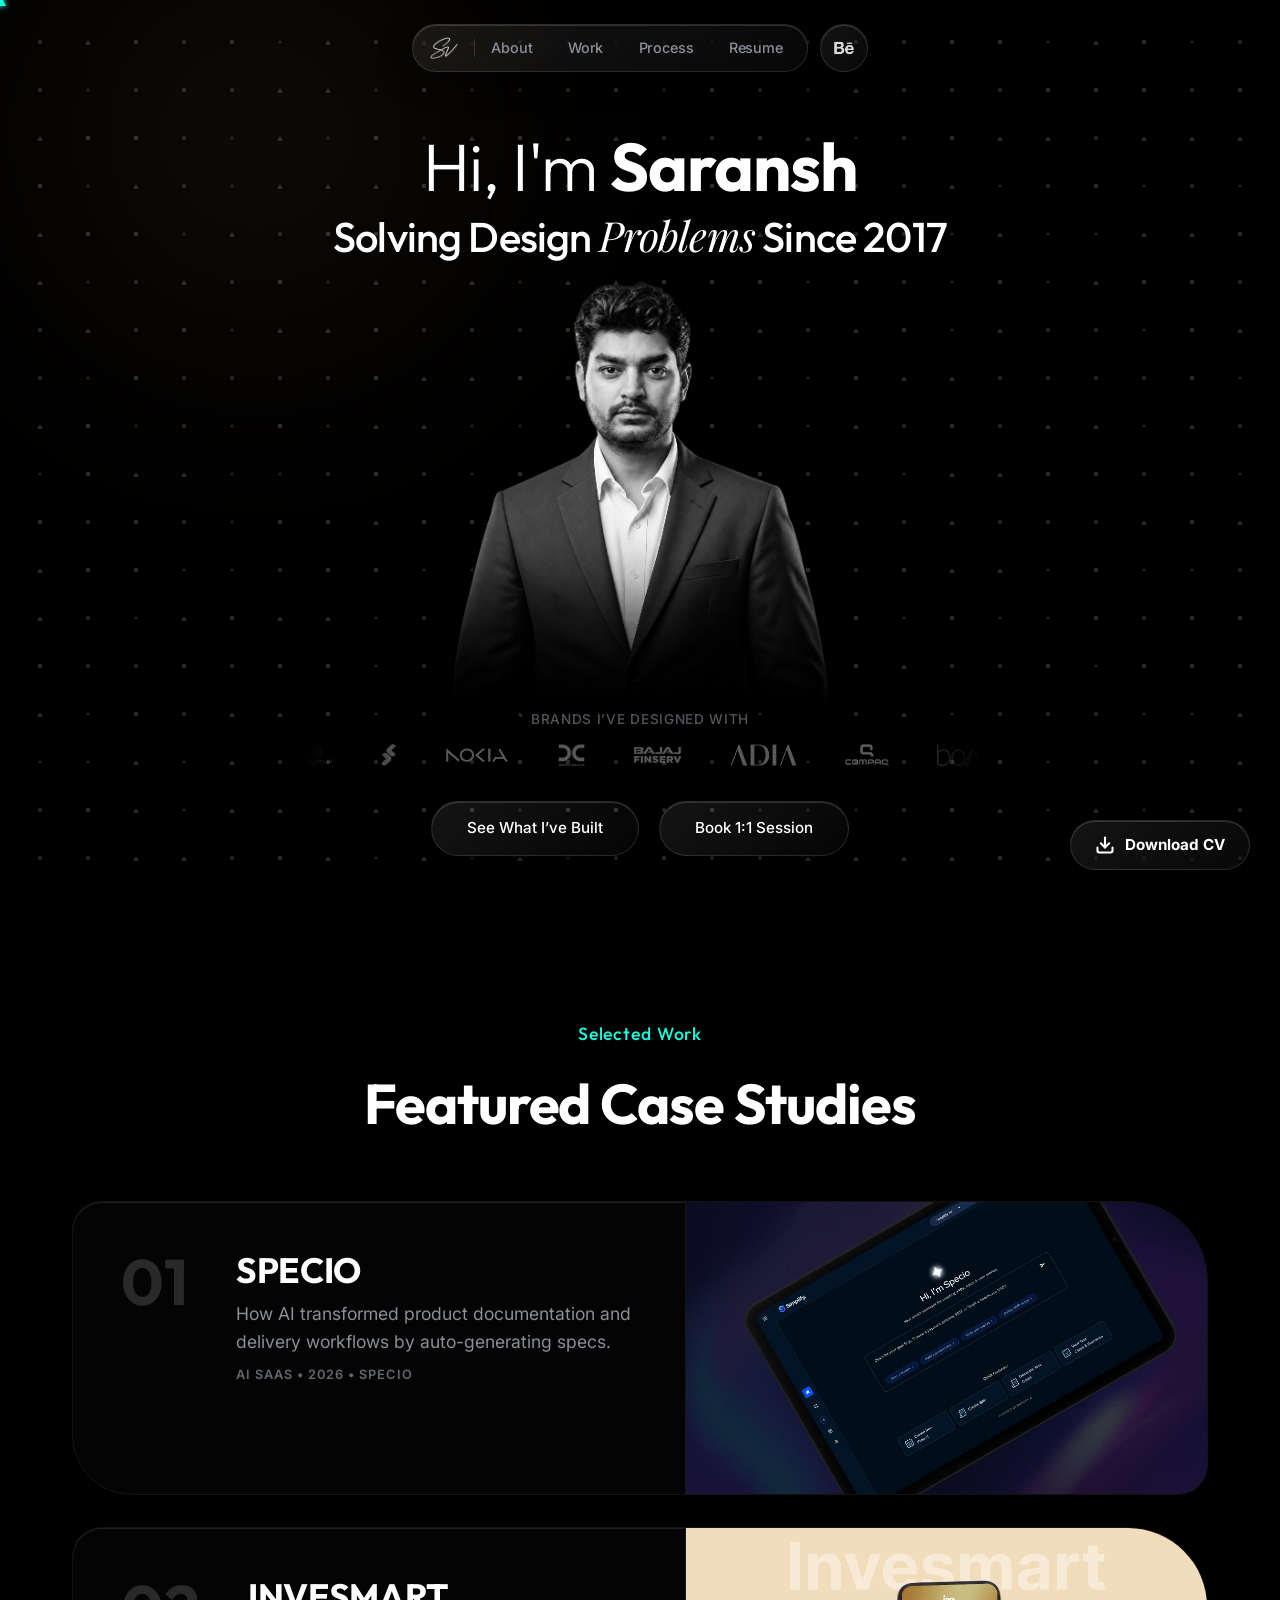
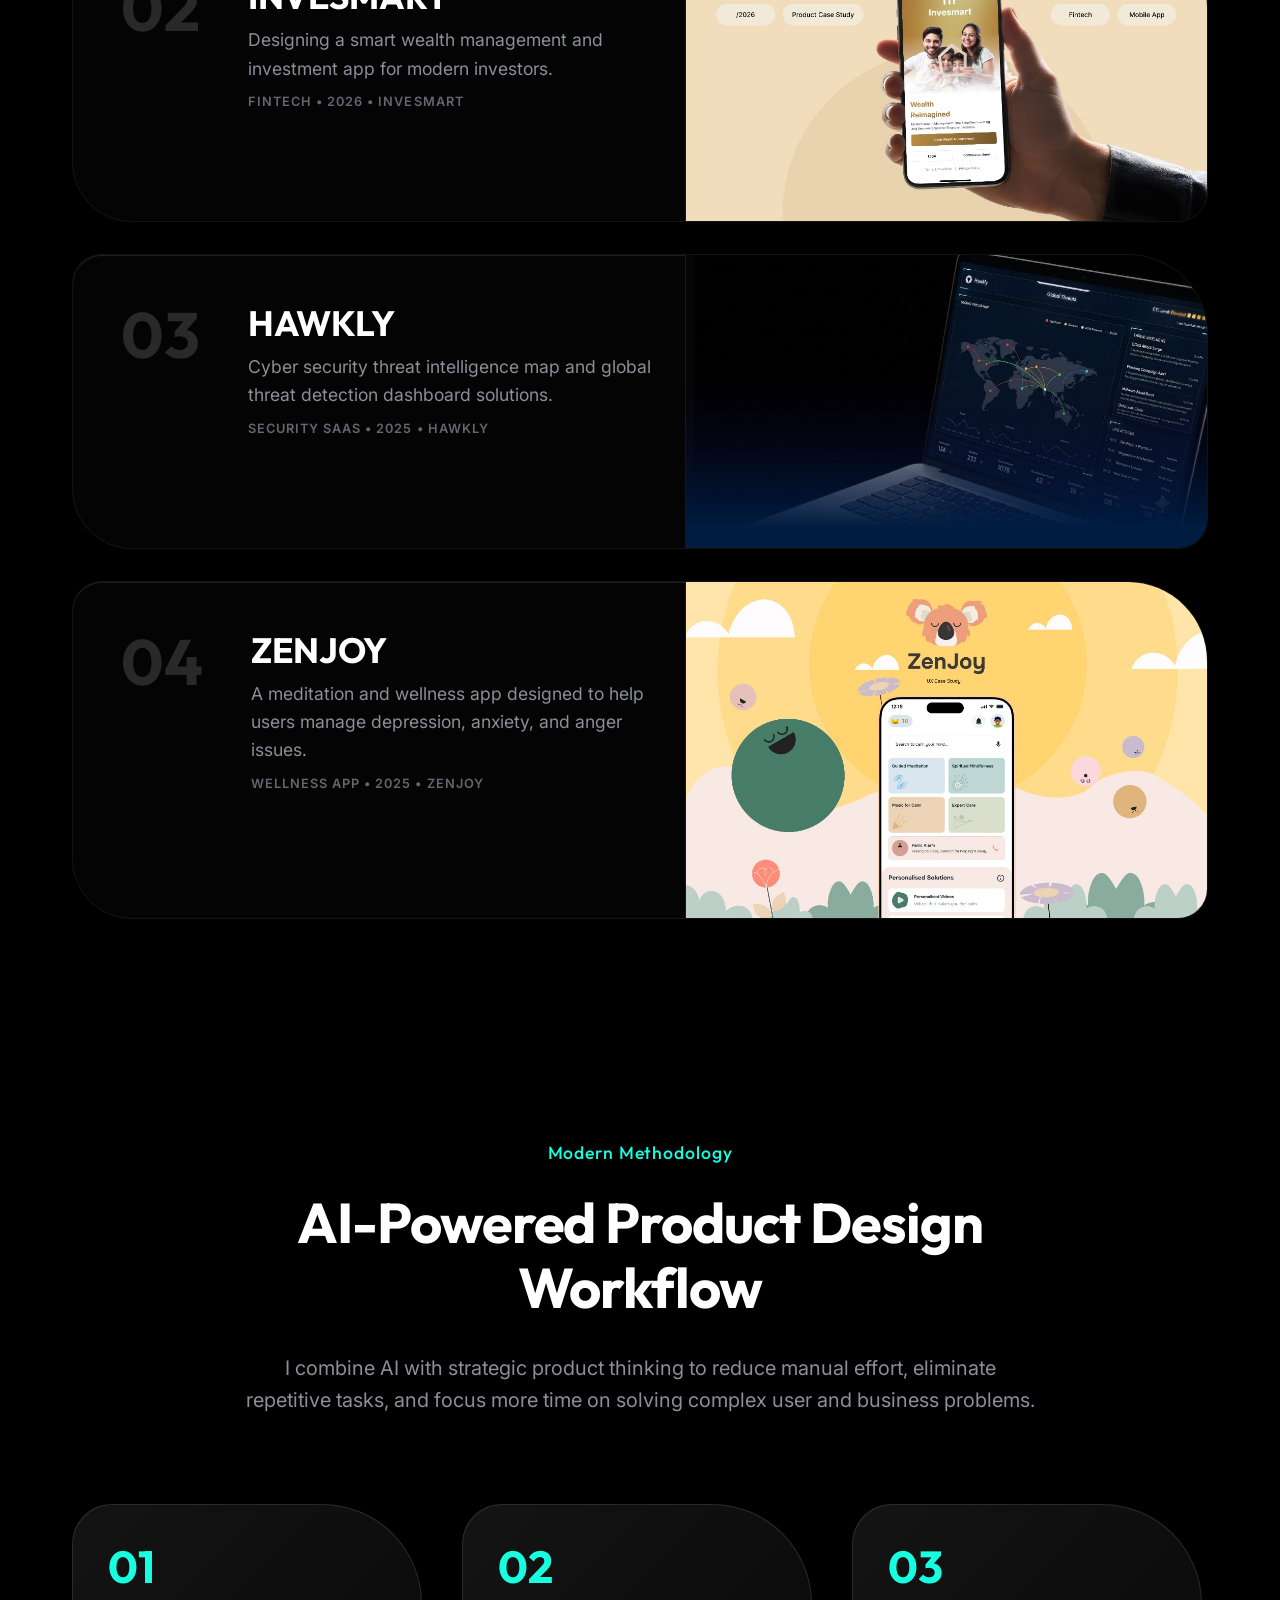
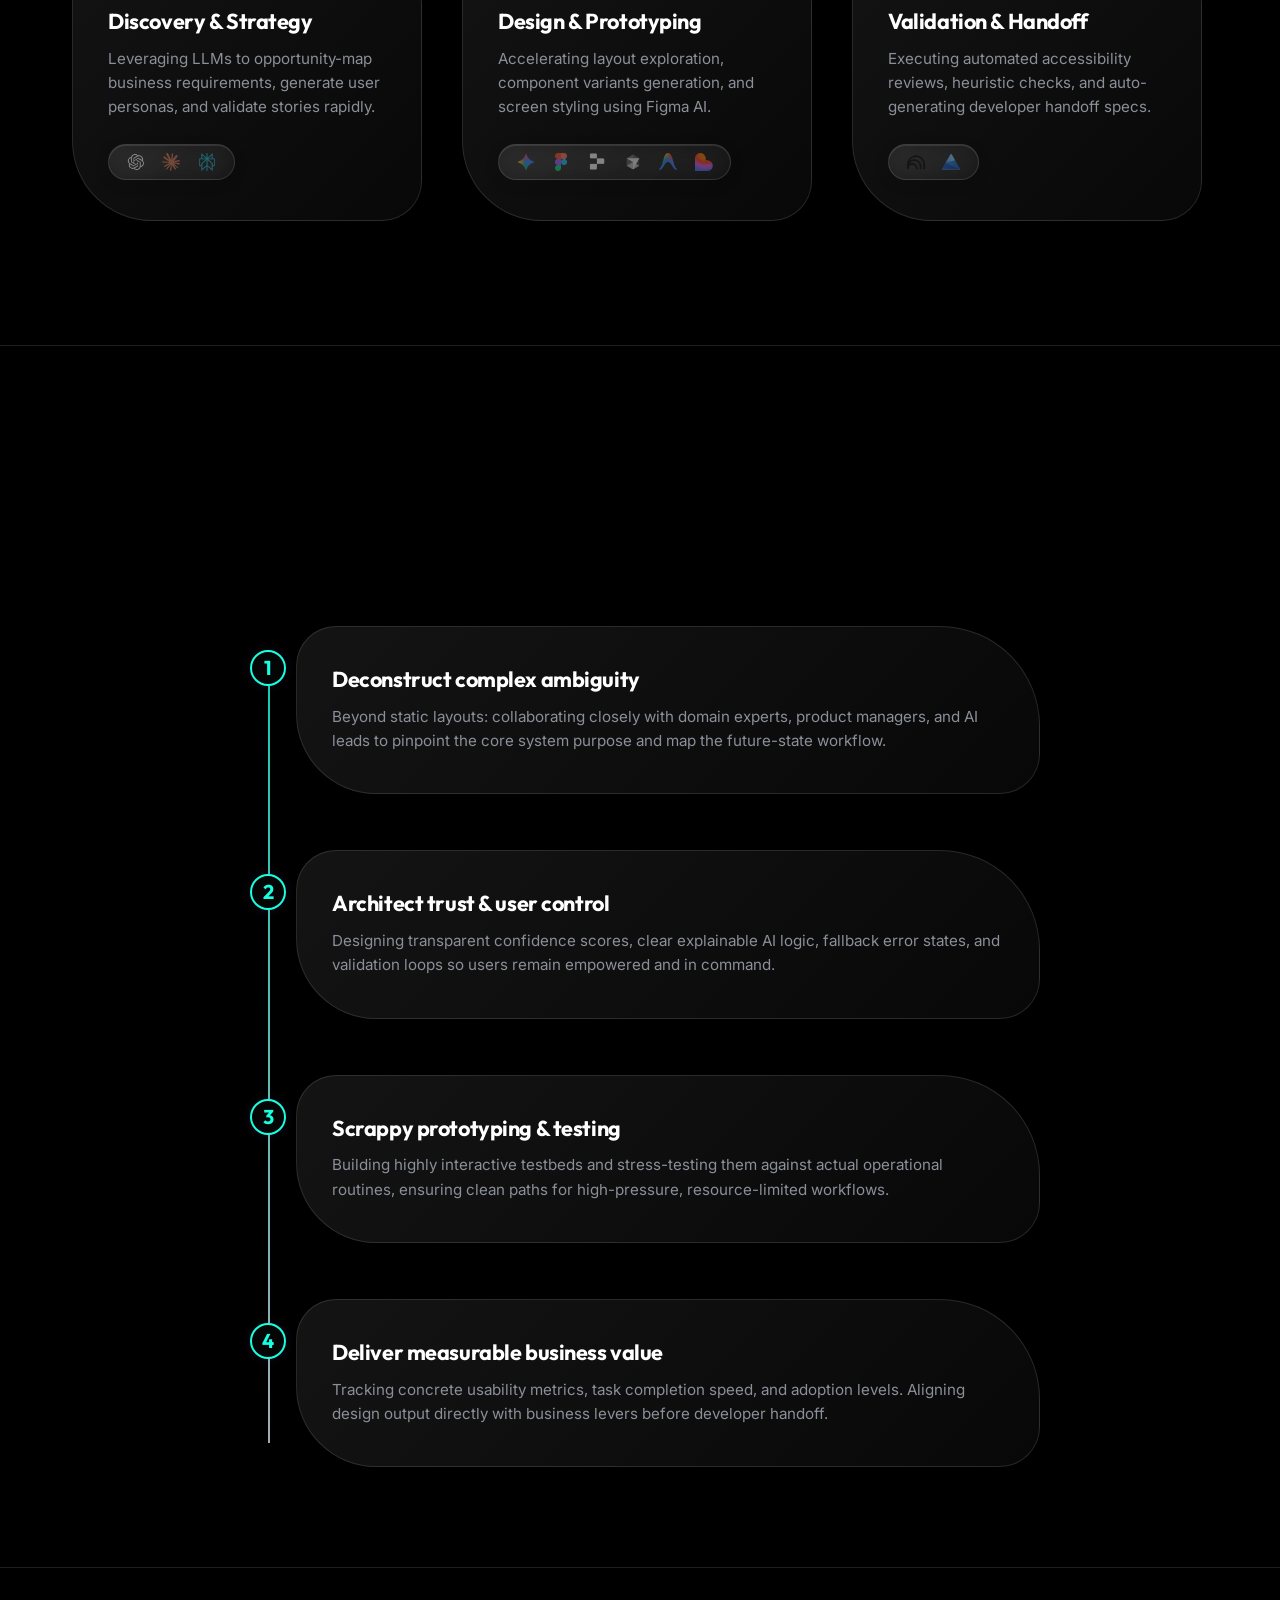
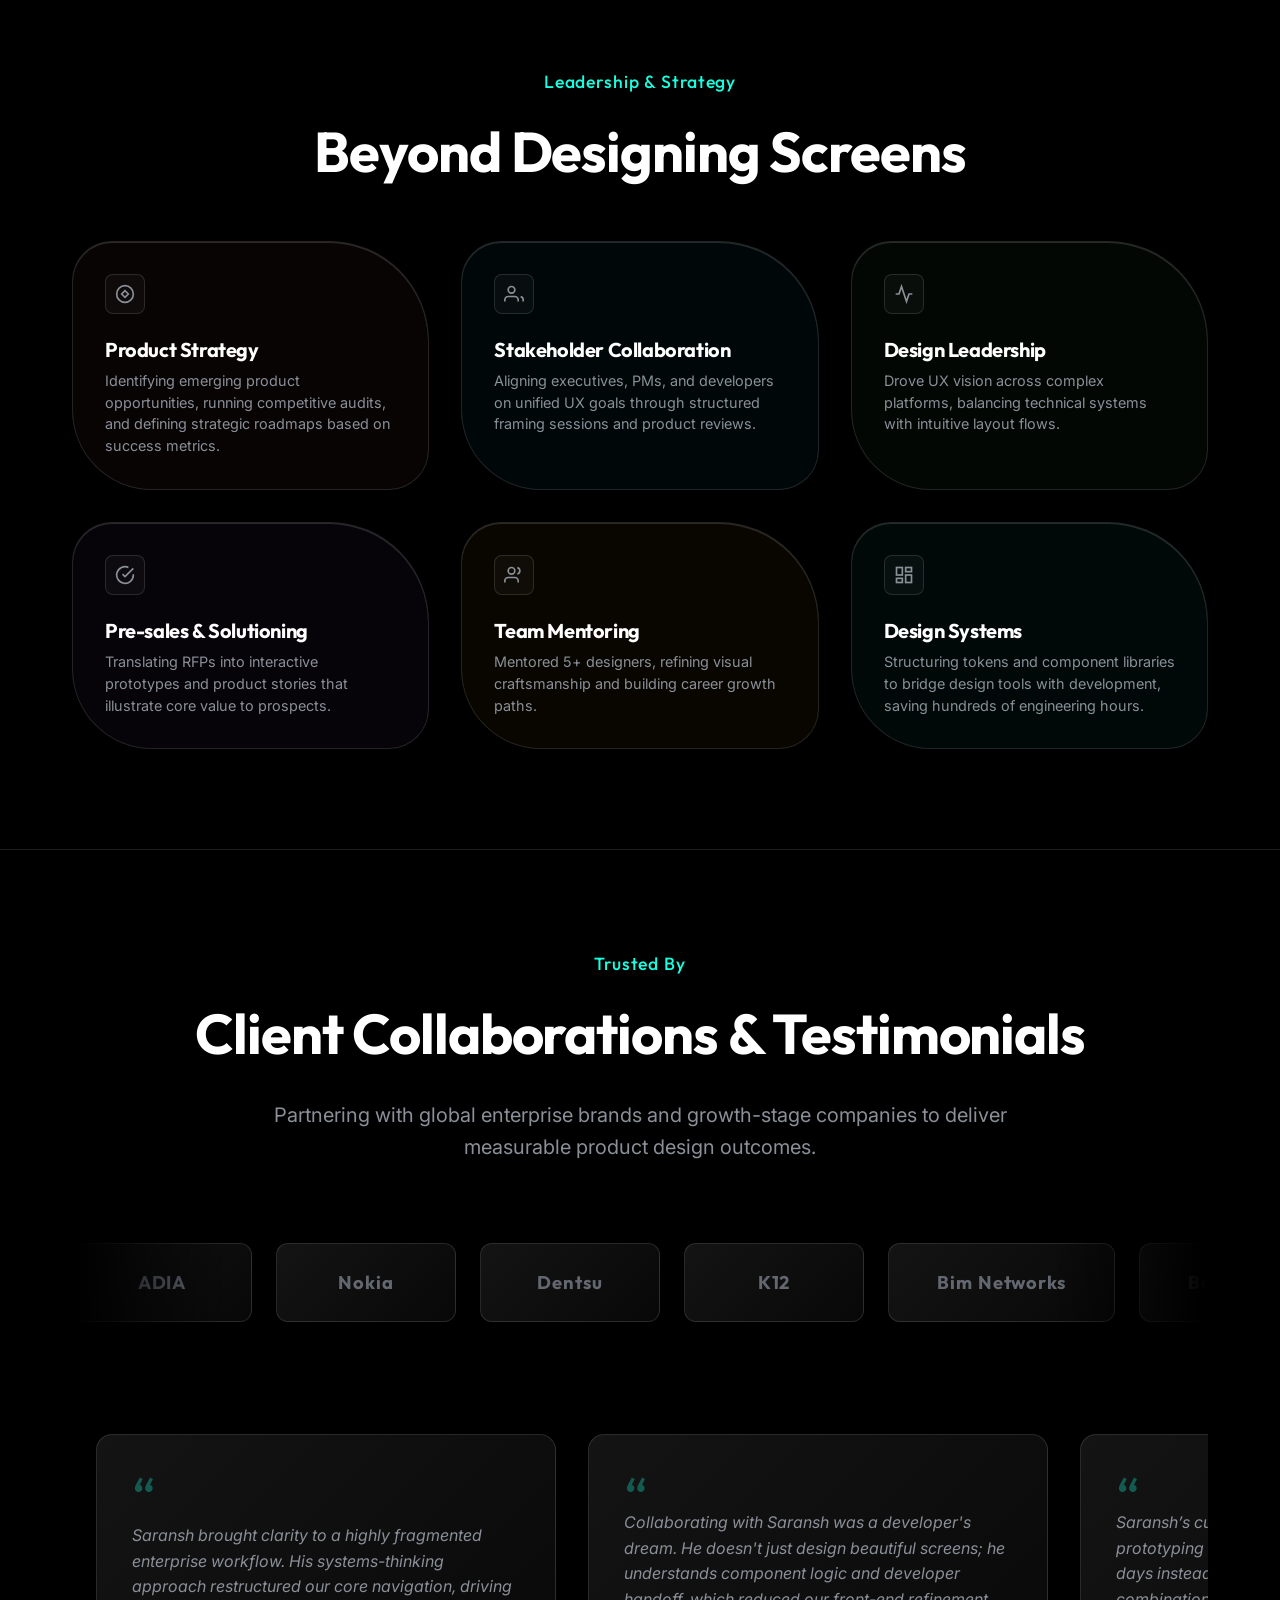
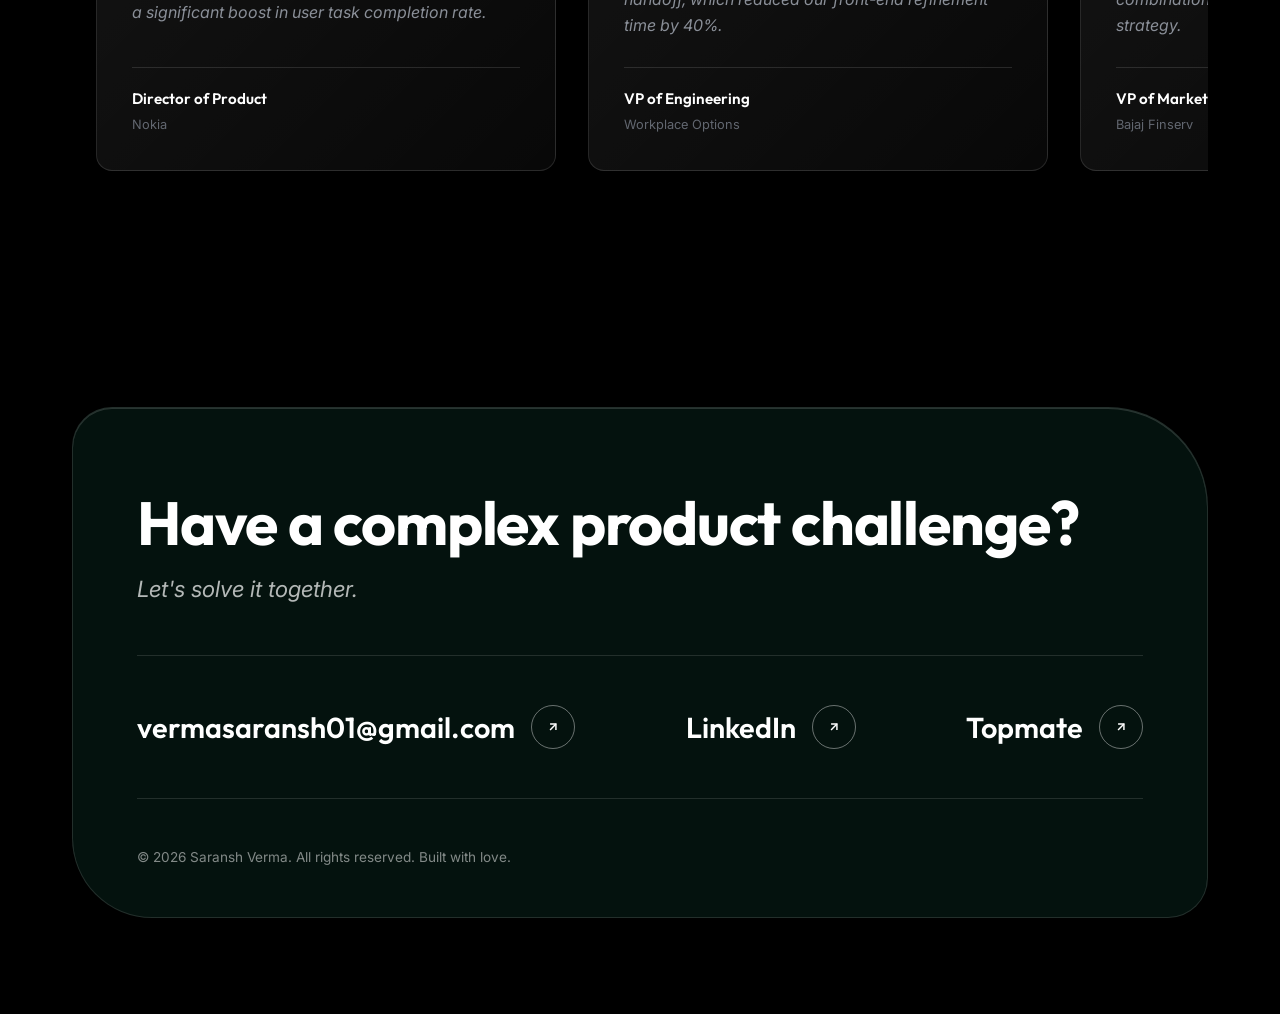
<file: index.html>
<!DOCTYPE html>
<html lang="en" data-theme="dark">

<head>
    <meta charset="UTF-8">
    <meta name="viewport" content="width=device-width, initial-scale=1.0">
    <title>Saransh Verma — Lead Product Designer Portfolio</title>
    <meta name="description"
        content="Storytelling portfolio of Saransh Verma, a Lead Product Designer with 9+ years of experience simplifying complexity in SaaS, AI, and workflow automation.">
    <!-- Google Fonts -->
    <link rel="preconnect" href="https://fonts.googleapis.com">
    <link rel="preconnect" href="https://fonts.gstatic.com" crossorigin>
    <link
        href="https://fonts.googleapis.com/css2?family=Inter:wght@300;400;500;600;700&family=Outfit:wght@400;500;600;700;800&family=Playfair+Display:ital,wght@1,400&family=Architects+Daughter&family=Patrick+Hand&display=swap"
        rel="stylesheet">
    <link rel="stylesheet" href="styles.css">
    <link rel="icon" type="image/png" href="sv_logo.png">
</head>

<body>

    <!-- Full Screen Drawing Canvas Overlay -->
    <canvas id="drawingCanvas" class="drawing-canvas-overlay"></canvas>

    <!-- Background Geometric Shape Grid -->
    <div class="background-shape-grid" id="bgShapeGrid"></div>

    <!-- Custom Cursor Glow -->
    <div class="cursor-glow" id="cursorGlow"></div>
    <div class="custom-cursor" id="customCursor">
        <span class="cursor-shape shape-circle" id="cursorShape"></span>
        <div class="cursor-label">Lead Product Designer</div>
    </div>

    <!-- Scroll Progress Indicator -->
    <div class="scroll-progress" id="scrollProgress"></div>


    <div class="bg-abstract-waves">
        <svg viewBox="0 0 1440 800" fill="none" xmlns="http://www.w3.org/2000/svg">
            <path class="wave-path wave-1"
                d="M0 200 C 360 100, 720 300, 1080 150 C 1260 75, 1380 125, 1440 150 L 1440 800 L 0 800 Z"
                fill="url(#wave-grad-1)" opacity="0.08" />
            <path class="wave-path wave-2"
                d="M0 350 C 360 450, 720 250, 1080 400 C 1260 475, 1380 425, 1440 400 L 1440 800 L 0 800 Z"
                fill="url(#wave-grad-2)" opacity="0.05" />
            <defs>
                <linearGradient id="wave-grad-1" x1="0%" y1="0%" x2="100%" y2="100%">
                    <stop offset="0%" stop-color="var(--color-purple)" />
                    <stop offset="100%" stop-color="transparent" />
                </linearGradient>
                <linearGradient id="wave-grad-2" x1="100%" y1="0%" x2="0%" y2="100%">
                    <stop offset="0%" stop-color="var(--color-blue)" />
                    <stop offset="100%" stop-color="transparent" />
                </linearGradient>
            </defs>
        </svg>
    </div>
    <div class="bg-glow bg-glow-1"></div>
    <div class="bg-glow bg-glow-2"></div>
    <div class="bg-glow bg-glow-3"></div>

    <!-- Navigation Header -->
    <header class="main-header">
        <nav class="nav-container">
            <div class="nav-menu-pill">
                <!-- Monogram logo -->
                <a href="#" class="nav-logo-monogram" aria-label="Home">
                    <img src="sv_logo.png" alt="SV Signature Logo" class="nav-logo-img">
                </a>
                
                <!-- Divider -->
                <div class="nav-divider"></div>
                
                <!-- Pill Menu Links -->
                <div class="nav-links-wrap">
                    <a href="#hero">About</a>
                    <a href="#work">Work</a>
                    <a href="#approach">Process</a>
                    <a href="Saransh-Verma-CV.pdf" target="_blank" download>Resume</a>
                </div>
            </div>
            
            <!-- Behance Link -->
            <a href="https://www.behance.net/saransh-verma" target="_blank" class="sound-toggle-btn" aria-label="Behance Profile" style="text-decoration: none; display: inline-flex; align-items: center; justify-content: center;">
                <img src="behance_custom.webp" alt="Behance Icon" style="width: 20px; height: 20px; filter: invert(1); opacity: 0.85;">
            </a>
            
            <!-- Mobile Menu Toggle Button -->
            <button class="mobile-menu-toggle" aria-label="Toggle Menu">
                <span></span>
                <span></span>
                <span></span>
            </button>
        </nav>
    </header>

    <!-- Mobile Nav Overlay -->
    <div class="mobile-nav-overlay">
        <div class="mobile-nav-links">
            <a href="#work" class="mobile-nav-link">Work</a>
            <a href="#ai-workflow" class="mobile-nav-link">What I do</a>
            <a href="#approach" class="mobile-nav-link">Process</a>
            <div class="mobile-theme-wrapper">
                <span>Theme Toggle</span>
                <button class="theme-toggle" id="mobileThemeToggle" aria-label="Toggle Theme">
                    <svg class="sun-icon" width="18" height="18" viewBox="0 0 24 24" fill="none" stroke="currentColor"
                        stroke-width="2" stroke-linecap="round" stroke-linejoin="round">
                        <circle cx="12" cy="12" r="4"></circle>
                        <path
                            d="M12 2v2M12 20v2M4.93 4.93l1.41 1.41M17.66 17.66l1.41 1.41M2 12h2M20 12h2M6.34 17.66l-1.41 1.41M19.07 4.93l-1.41 1.41">
                        </path>
                    </svg>
                    <svg class="moon-icon" width="18" height="18" viewBox="0 0 24 24" fill="none" stroke="currentColor"
                        stroke-width="2" stroke-linecap="round" stroke-linejoin="round">
                        <path d="M12 3a6 6 0 0 0 9 9 9 9 0 1 1-9-9Z"></path>
                    </svg>
                </button>
            </div>
            <a href="https://topmate.io/saransh_verma12" target="_blank" class="mobile-nav-link mobile-btn hero-btn-outline" style="margin-top: 2rem; padding: 0.8rem 2rem; border-radius: 100px; color: var(--text-primary);">Book 1:1 Session →</a>
        </div>
    </div>

    <main>

        <!-- SECTION 01: THE OPENING SCENE -->
        <section class="hero-section" id="hero">
            <div class="container hero-container-new">
                <div class="hero-main-row-new animate-on-load">
                    <!-- Title Row -->
                    <div class="hero-title-group">
                        <h1 class="hero-title-main">Hi, I'm <span class="hero-name">Saransh</span></h1>
                        <h2 class="hero-title-sub">Solving Design <em>Problems</em> Since 2017</h2>
                    </div>
                    
                    <!-- Centered Masked Portrait -->
                    <div class="hero-portrait-wrap">
                        <img src="saransh_portrait.png" alt="Saransh Verma Portrait" class="hero-portrait-img portrait-bw">
                        <img src="saransh_portrait_color.jpg" alt="Saransh Verma Portrait Color" class="hero-portrait-img portrait-color">
                    </div>
                    
                    <!-- Previously Designed For Logos -->
                    <div class="previously-designed">
                        <span>Brands I’ve Designed With</span>
                        <div class="designed-logos-marquee">
                            <div class="designed-logos-track">
                                <!-- Set 1 -->
                                <img src="kagen.png" alt="Kagen.ai" class="brand-logo-img">
                                <img src="microsoft_fluent.png" alt="Microsoft" class="brand-logo-img">
                                <img src="nokia_custom.png" alt="Nokia" class="brand-logo-img">
                                <img src="dentsu_creative.png" alt="Dentsu Creative" class="brand-logo-img">
                                <img src="bajaj_custom.png" alt="Bajaj" class="brand-logo-img">
                                <img src="adia.webp" alt="ADIA" class="brand-logo-img">
                                <img src="compaq.png" alt="Compaq" class="brand-logo-img">
                                <img src="boat.png" alt="boAt" class="brand-logo-img">
                                <img src="othena.png" alt="Othena" class="brand-logo-img">
                                <img src="sharda.png" alt="Sharda University" class="brand-logo-img">
                                <img src="workplace_options.png" alt="Workplace Options" class="brand-logo-img">
                                <!-- Set 2 (Duplicate for loop) -->
                                <img src="kagen.png" alt="Kagen.ai" class="brand-logo-img">
                                <img src="microsoft_fluent.png" alt="Microsoft" class="brand-logo-img">
                                <img src="nokia_custom.png" alt="Nokia" class="brand-logo-img">
                                <img src="dentsu_creative.png" alt="Dentsu Creative" class="brand-logo-img">
                                <img src="bajaj_custom.png" alt="Bajaj" class="brand-logo-img">
                                <img src="adia.webp" alt="ADIA" class="brand-logo-img">
                                <img src="compaq.png" alt="Compaq" class="brand-logo-img">
                                <img src="boat.png" alt="boAt" class="brand-logo-img">
                                <img src="othena.png" alt="Othena" class="brand-logo-img">
                                <img src="sharda.png" alt="Sharda University" class="brand-logo-img">
                                <img src="workplace_options.png" alt="Workplace Options" class="brand-logo-img">
                            </div>
                        </div>
                    </div>
                    
                    <!-- Action Buttons -->
                    <div class="hero-actions-new">
                        <a href="#work" class="hero-btn-outline">See What I’ve Built</a>
                        <a href="https://topmate.io/saransh_verma12" target="_blank" class="hero-btn-outline">Book 1:1 Session</a>
                    </div>
                </div>
            </div>
        </section>

        <!-- SECTION 04: SELECTED WORK -->
        <section class="selected-work-section" id="work">
            <div class="container">
                <div class="section-label reveal-item">Selected Work</div>
                <h2 class="section-title reveal-item">Featured Case Studies</h2>
                
                <div class="selected-work-list">
                    <!-- Project 01 -->
                    <a href="https://www.behance.net/gallery/252131703/Simplify-AI-Product-Design-Case-Study" target="_blank" class="work-list-item reveal-item" rel="noopener noreferrer">
                        <div class="work-item-content">
                            <div class="work-item-num">01</div>
                            <div class="work-item-details">
                                <h3>SPECIO</h3>
                                <p>How AI transformed product documentation and delivery workflows by auto-generating specs.</p>
                                <span class="work-item-meta">AI SAAS • 2026 • SPECIO</span>
                            </div>
                        </div>
                        <div class="work-item-image-wrapper">
                            <img src="specio_case.jpg" alt="Specio Case Study" class="work-item-image">
                        </div>
                    </a>

                    <!-- Project 02 -->
                    <a href="https://www.behance.net/gallery/252827205/Invesmart-Product-Design-Case-Study-Wealth-App" target="_blank" class="work-list-item reveal-item" rel="noopener noreferrer">
                        <div class="work-item-content">
                            <div class="work-item-num">02</div>
                            <div class="work-item-details">
                                <h3>INVESMART</h3>
                                <p>Designing a smart wealth management and investment app for modern investors.</p>
                                <span class="work-item-meta">FINTECH • 2026 • INVESMART</span>
                            </div>
                        </div>
                        <div class="work-item-image-wrapper">
                            <img src="invesmart_case.jpg" alt="Invesmart Case Study" class="work-item-image">
                        </div>
                    </a>

                    <!-- Project 03 -->
                    <a href="https://www.behance.net/gallery/114662393/Networking-Dashboard" target="_blank" class="work-list-item reveal-item" rel="noopener noreferrer">
                        <div class="work-item-content">
                            <div class="work-item-num">03</div>
                            <div class="work-item-details">
                                <h3>HAWKLY</h3>
                                <p>Cyber security threat intelligence map and global threat detection dashboard solutions.</p>
                                <span class="work-item-meta">SECURITY SAAS • 2025 • HAWKLY</span>
                            </div>
                        </div>
                        <div class="work-item-image-wrapper">
                            <img src="hawkly_case.jpg" alt="Hawkly Case Study" class="work-item-image">
                        </div>
                    </a>

                    <!-- Project 04 -->
                    <a href="https://www.behance.net/gallery/218365855/ZenJoy-Mental-Health-App" target="_blank" class="work-list-item reveal-item" rel="noopener noreferrer">
                        <div class="work-item-content">
                            <div class="work-item-num">04</div>
                            <div class="work-item-details">
                                <h3>ZENJOY</h3>
                                <p>A meditation and wellness app designed to help users manage depression, anxiety, and anger issues.</p>
                                <span class="work-item-meta">WELLNESS APP • 2025 • ZENJOY</span>
                            </div>
                        </div>
                        <div class="work-item-image-wrapper">
                            <img src="zenjoy_case.jpg" alt="ZenJoy Case Study" class="work-item-image">
                        </div>
                    </a>
                </div>
            </div>
        </section>



        <!-- SECTION: AI-POWERED DESIGN WORKFLOW -->
        <section class="workflow-section" id="ai-workflow">
            <div class="container">
                <div class="section-label reveal-item">Modern Methodology</div>
                <h2 class="section-title reveal-item">AI-Powered Product Design Workflow</h2>
                <p class="section-desc reveal-item">
                    I combine AI with strategic product thinking to reduce manual effort, eliminate repetitive tasks, and focus more time on solving complex user and business problems.
                </p>

                <div class="workflow-timeline-wrapper reveal-item">
                    <!-- Step 1 -->
                    <div class="timeline-step">
                        <div class="timeline-content">
                            <span class="timeline-step-num">01</span>
                            <h3>Discovery &amp; Strategy</h3>
                            <p>Leveraging LLMs to opportunity-map business requirements, generate user personas, and validate stories rapidly.</p>
                            <div class="phase-tools-tag">
                                <img src="chatgpt_icon.png" alt="ChatGPT" class="tool-icon" title="ChatGPT">
                                <img src="claude_icon.png" alt="Claude" class="tool-icon no-invert" title="Claude">
                                <img src="perplexity_icon.png" alt="Perplexity" class="tool-icon no-invert" title="Perplexity">
                            </div>
                        </div>
                    </div>

                    <!-- Step 2 -->
                    <div class="timeline-step">
                        <div class="timeline-content">
                            <span class="timeline-step-num">02</span>
                            <h3>Design &amp; Prototyping</h3>
                            <p>Accelerating layout exploration, component variants generation, and screen styling using Figma AI.</p>
                            <div class="phase-tools-tag">
                                <img src="figma_ai_icon.png" alt="Figma AI" class="tool-icon no-invert" title="Figma AI">
                                <img src="figma_icon.png" alt="Figma" class="tool-icon no-invert" title="Figma">
                                <img src="relume_icon.png" alt="Relume" class="tool-icon" title="Relume">
                                <img src="cursor_icon.png" alt="Cursor" class="tool-icon no-invert" title="Cursor">
                                <img src="anysphere_icon.png" alt="Curve" class="tool-icon no-invert" title="Curve">
                                <img src="lovable_icon.webp" alt="Lovable" class="tool-icon no-invert" title="Lovable">
                            </div>
                        </div>
                    </div>

                    <!-- Step 3 -->
                    <div class="timeline-step">
                        <div class="timeline-content">
                            <span class="timeline-step-num">03</span>
                            <h3>Validation &amp; Handoff</h3>
                            <p>Executing automated accessibility reviews, heuristic checks, and auto-generating developer handoff specs.</p>
                            <div class="phase-tools-tag">
                                <img src="notion_icon.png" alt="Notion" class="tool-icon" title="Notion">
                                <img src="zeplin_icon.png" alt="Zeplin" class="tool-icon no-invert" title="Zeplin">
                            </div>
                        </div>
                    </div>
                </div>
            </div>
        </section>

        <!-- SECTION: HOW I APPROACH COMPLEX PRODUCT PROBLEMS -->
        <section class="approach-section" id="approach">
            <div class="container">
                <div class="section-label reveal-item">How I Think</div>
                <h2 class="section-title reveal-item">I design my way to a decision.</h2>

                <!-- 4-Step Design Process Vertical Timeline -->
                <div class="concept-timeline-wrapper reveal-item">
                    <div class="concept-timeline-line"></div>
                    
                    <!-- Step 1 -->
                    <div class="concept-timeline-step">
                        <div class="concept-timeline-node">1</div>
                        <div class="concept-card">
                            <h3>Deconstruct complex ambiguity</h3>
                            <p>Beyond static layouts: collaborating closely with domain experts, product managers, and AI leads to pinpoint the core system purpose and map the future-state workflow.</p>
                        </div>
                    </div>

                    <!-- Step 2 -->
                    <div class="concept-timeline-step">
                        <div class="concept-timeline-node">2</div>
                        <div class="concept-card">
                            <h3>Architect trust &amp; user control</h3>
                            <p>Designing transparent confidence scores, clear explainable AI logic, fallback error states, and validation loops so users remain empowered and in command.</p>
                        </div>
                    </div>

                    <!-- Step 3 -->
                    <div class="concept-timeline-step">
                        <div class="concept-timeline-node">3</div>
                        <div class="concept-card">
                            <h3>Scrappy prototyping &amp; testing</h3>
                            <p>Building highly interactive testbeds and stress-testing them against actual operational routines, ensuring clean paths for high-pressure, resource-limited workflows.</p>
                        </div>
                    </div>

                    <!-- Step 4 -->
                    <div class="concept-timeline-step">
                        <div class="concept-timeline-node">4</div>
                        <div class="concept-card">
                            <h3>Deliver measurable business value</h3>
                            <p>Tracking concrete usability metrics, task completion speed, and adoption levels. Aligning design output directly with business levers before developer handoff.</p>
                        </div>
                    </div>
                </div>
            </div>
        </section>



        <!-- SECTION: BEYOND DESIGNING SCREENS -->
        <section class="beyond-section" id="leadership">
            <div class="container">
                <div class="section-label reveal-item">Leadership & Strategy</div>
                <h2 class="section-title reveal-item">Beyond Designing Screens</h2>

                <div class="beyond-grid reveal-item">
                    <!-- Item 1 -->
                    <div class="beyond-item">
                        <span class="beyond-icon">
                            <svg width="20" height="20" viewBox="0 0 24 24" fill="none" stroke="currentColor"
                                stroke-width="2">
                                <circle cx="12" cy="12" r="10"></circle>
                                <polygon points="12 8 8 12 12 16 16 12"></polygon>
                            </svg>
                        </span>
                        <h3>Product Strategy</h3>
                        <p>Identifying emerging product opportunities, running competitive audits, and defining
                            strategic roadmaps based on success metrics.</p>
                    </div>
                    <!-- Item 2 -->
                    <div class="beyond-item">
                        <span class="beyond-icon">
                            <svg width="20" height="20" viewBox="0 0 24 24" fill="none" stroke="currentColor"
                                stroke-width="2">
                                <path d="M17 21v-2a4 4 0 0 0-4-4H5a4 4 0 0 0-4 4v2"></path>
                                <circle cx="9" cy="7" r="4"></circle>
                                <path d="M23 21v-2a4 4 0 0 0-3-3.87"></path>
                            </svg>
                        </span>
                        <h3>Stakeholder Collaboration</h3>
                        <p>Aligning executives, PMs, and developers on unified UX goals through structured framing
                            sessions and product reviews.</p>
                    </div>
                    <!-- Item 3 -->
                    <div class="beyond-item">
                        <span class="beyond-icon">
                            <svg width="20" height="20" viewBox="0 0 24 24" fill="none" stroke="currentColor"
                                stroke-width="2">
                                <polyline points="22 12 18 12 15 21 9 3 6 12 2 12"></polyline>
                            </svg>
                        </span>
                        <h3>Design Leadership</h3>
                        <p>Drove UX vision across complex platforms, balancing technical systems with intuitive layout
                            flows.</p>
                    </div>
                    <!-- Item 4 -->
                    <div class="beyond-item">
                        <span class="beyond-icon">
                            <svg width="20" height="20" viewBox="0 0 24 24" fill="none" stroke="currentColor"
                                stroke-width="2">
                                <path d="M22 11.08V12a10 10 0 1 1-5.93-9.14"></path>
                                <polyline points="22 4 12 14.01 9 11.01"></polyline>
                            </svg>
                        </span>
                        <h3>Pre-sales & Solutioning</h3>
                        <p>Translating RFPs into interactive prototypes and product stories that illustrate core value
                            to prospects.</p>
                    </div>
                    <!-- Item 5 -->
                    <div class="beyond-item">
                        <span class="beyond-icon">
                            <svg width="20" height="20" viewBox="0 0 24 24" fill="none" stroke="currentColor"
                                stroke-width="2">
                                <path d="M17 21v-2a4 4 0 0 0-4-4H5a4 4 0 0 0-4 4v2"></path>
                                <circle cx="9" cy="7" r="4"></circle>
                                <path d="M16 3.13a4 4 0 0 1 0 7.75"></path>
                            </svg>
                        </span>
                        <h3>Team Mentoring</h3>
                        <p>Mentored 5+ designers, refining visual craftsmanship and building career growth paths.</p>
                    </div>
                    <!-- Item 6 -->
                    <div class="beyond-item">
                        <span class="beyond-icon">
                            <svg width="20" height="20" viewBox="0 0 24 24" fill="none" stroke="currentColor"
                                stroke-width="2">
                                <rect x="3" y="3" width="7" height="9"></rect>
                                <rect x="14" y="3" width="7" height="5"></rect>
                                <rect x="14" y="12" width="7" height="9"></rect>
                                <rect x="3" y="16" width="7" height="5"></rect>
                            </svg>
                        </span>
                        <h3>Design Systems</h3>
                        <p>Structuring tokens and component libraries to bridge design tools with development, saving
                            hundreds of engineering hours.</p>
                    </div>
                </div>
            </div>
        </section>



        <!-- SECTION 08: CLIENTS & TESTIMONIALS -->
        <section class="testimonials-section" id="testimonials">
            <div class="container">
                <div class="section-label reveal-item">Trusted By</div>
                <h2 class="section-title reveal-item">Client Collaborations &amp; Testimonials</h2>
                <p class="section-desc reveal-item">
                    Partnering with global enterprise brands and growth-stage companies to deliver measurable product design outcomes.
                </p>

                <!-- Client Logos Horizontal Infinite Slider -->
                <div class="client-slider-wrapper reveal-item">
                    <div class="client-slider-track">
                        <!-- Set 1 -->
                        <div class="client-logo-card">
                            <span class="client-logo-text">ADIA</span>
                        </div>
                        <div class="client-logo-card">
                            <span class="client-logo-text">Nokia</span>
                        </div>
                        <div class="client-logo-card">
                            <span class="client-logo-text">Dentsu</span>
                        </div>
                        <div class="client-logo-card">
                            <span class="client-logo-text">K12</span>
                        </div>
                        <div class="client-logo-card">
                            <span class="client-logo-text">Bim Networks</span>
                        </div>
                        <div class="client-logo-card">
                            <span class="client-logo-text">Bajaj Finserv</span>
                        </div>
                        <div class="client-logo-card">
                            <span class="client-logo-text">Compaq</span>
                        </div>
                        <div class="client-logo-card">
                            <span class="client-logo-text">Sharda University</span>
                        </div>
                        <!-- Set 2 (Duplicated for continuous loop) -->
                        <div class="client-logo-card">
                            <span class="client-logo-text">ADIA</span>
                        </div>
                        <div class="client-logo-card">
                            <span class="client-logo-text">Nokia</span>
                        </div>
                        <div class="client-logo-card">
                            <span class="client-logo-text">Dentsu</span>
                        </div>
                        <div class="client-logo-card">
                            <span class="client-logo-text">K12</span>
                        </div>
                        <div class="client-logo-card">
                            <span class="client-logo-text">Bim Networks</span>
                        </div>
                        <div class="client-logo-card">
                            <span class="client-logo-text">Bajaj Finserv</span>
                        </div>
                        <div class="client-logo-card">
                            <span class="client-logo-text">Compaq</span>
                        </div>
                        <div class="client-logo-card">
                            <span class="client-logo-text">Sharda University</span>
                        </div>
                    </div>
                </div>

                <!-- Testimonials Slider -->
                <div class="testimonials-track-wrapper reveal-item">
                    <div class="testimonials-track">
                        <!-- Testimonial 1 -->
                        <div class="testimonial-card">
                            <div class="testimonial-quote-icon">&ldquo;</div>
                            <p class="testimonial-quote">
                                Saransh brought clarity to a highly fragmented enterprise workflow. His systems-thinking approach restructured our core navigation, driving a significant boost in user task completion rate.
                            </p>
                            <div class="testimonial-author">
                                <div class="author-name">Director of Product</div>
                                <div class="author-company">Nokia</div>
                            </div>
                        </div>

                        <!-- Testimonial 2 -->
                        <div class="testimonial-card">
                            <div class="testimonial-quote-icon">&ldquo;</div>
                            <p class="testimonial-quote">
                                Collaborating with Saransh was a developer's dream. He doesn't just design beautiful screens; he understands component logic and developer handoff, which reduced our front-end refinement time by 40%.
                            </p>
                            <div class="testimonial-author">
                                <div class="author-name">VP of Engineering</div>
                                <div class="author-company">Workplace Options</div>
                            </div>
                        </div>

                        <!-- Testimonial 3 -->
                        <div class="testimonial-card">
                            <div class="testimonial-quote-icon">&ldquo;</div>
                            <p class="testimonial-quote">
                                Saransh’s customer-focused approach and rapid prototyping allowed us to validate concepts in days instead of weeks. He possesses a rare combination of UI craftsmanship and product strategy.
                            </p>
                            <div class="testimonial-author">
                                <div class="author-name">VP of Marketing</div>
                                <div class="author-company">Bajaj Finserv</div>
                            </div>
                        </div>

                        <!-- Testimonial 4 -->
                        <div class="testimonial-card">
                            <div class="testimonial-quote-icon">&ldquo;</div>
                            <p class="testimonial-quote">
                                Saransh possesses an incredible ability to balance business goals with intuitive user experiences. His work on our SaaS networking tools turned complex analytics into clean, actionable dashboards.
                            </p>
                            <div class="testimonial-author">
                                <div class="author-name">Head of Product</div>
                                <div class="author-company">Dentsu</div>
                            </div>
                        </div>

                        <!-- Testimonial 5 -->
                        <div class="testimonial-card">
                            <div class="testimonial-quote-icon">&ldquo;</div>
                            <p class="testimonial-quote">
                                Saransh's design leadership and mentorship helped raise our entire team's standard. He brought structured design systems thinking that unified products across multiple business units.
                            </p>
                            <div class="testimonial-author">
                                <div class="author-name">CDO</div>
                                <div class="author-company">K12 Education</div>
                            </div>
                        </div>
                    </div>
                </div>
            </div>
        </section>



    </main>

    <!-- Footer -->
    <footer class="main-footer">
        <div class="container">
            <div class="footer-card">
                <!-- Top Section -->
                <div class="footer-top">
                    <h2 class="footer-title">Have a complex product challenge?</h2>
                    <p class="footer-subtitle">Let's solve it together.</p>
                </div>
                
                <hr class="footer-divider">
                
                <!-- Middle Section (Links) -->
                <div class="footer-links">
                    <a href="mailto:vermasaransh01@gmail.com" class="footer-link-item">
                        <span>vermasaransh01@gmail.com</span>
                        <span class="footer-arrow-circle">
                            <svg width="14" height="14" viewBox="0 0 24 24" fill="none" stroke="currentColor" stroke-width="2.5">
                                <line x1="7" y1="17" x2="17" y2="7"></line>
                                <polyline points="7 7 17 7 17 17"></polyline>
                            </svg>
                        </span>
                    </a>
                    
                    <a href="https://linkedin.com/in/saransh-verma" target="_blank" rel="noopener noreferrer" class="footer-link-item">
                        <span>LinkedIn</span>
                        <span class="footer-arrow-circle">
                            <svg width="14" height="14" viewBox="0 0 24 24" fill="none" stroke="currentColor" stroke-width="2.5">
                                <line x1="7" y1="17" x2="17" y2="7"></line>
                                <polyline points="7 7 17 7 17 17"></polyline>
                            </svg>
                        </span>
                    </a>
                    
                    <a href="https://topmate.io/saransh_verma12" target="_blank" rel="noopener noreferrer" class="footer-link-item">
                        <span>Topmate</span>
                        <span class="footer-arrow-circle">
                            <svg width="14" height="14" viewBox="0 0 24 24" fill="none" stroke="currentColor" stroke-width="2.5">
                                <line x1="7" y1="17" x2="17" y2="7"></line>
                                <polyline points="7 7 17 7 17 17"></polyline>
                            </svg>
                        </span>
                    </a>
                </div>
                
                <hr class="footer-divider">
                
                <!-- Bottom Section -->
                <div class="footer-bottom">
                    <p class="footer-copy">© 2026 Saransh Verma. All rights reserved. Built with love.</p>
                </div>
            </div>
        </div>
    </footer>

    <!-- Interactive Resume Modal (Fallback viewer if requested) -->
    <div class="modal" id="resumeModal">
        <div class="modal-overlay"></div>
        <div class="modal-wrapper">
            <div class="modal-header">
                <h2>Saransh — Professional Experience</h2>
                <button class="modal-close" id="closeModal">&times;</button>
            </div>
            <div class="modal-body">
                <div class="resume-sheet">
                    <h3>Lead Product Designer</h3>
                    <p class="resume-sub">9+ Years of UX, SaaS, AI, and Product Strategy</p>
                    <hr>
                    <div class="resume-section">
                        <h4>Professional Profile</h4>
                        <p>Collaborative Lead Designer with a history of simplifying complex systems, aligning
                            stakeholders, and setting system standards to drive high adoption and business growth.</p>
                    </div>
                    <div class="resume-section">
                        <h4>Key Achievements</h4>
                        <ul>
                            <li><strong>20% Business Growth Contribution</strong> by restructuring key layouts and
                                onboarding mechanisms.</li>
                            <li><strong>50+ Products & Features Delivered</strong> across education, networking, SaaS,
                                and AI utility fields.</li>
                            <li><strong>Design Systems Core</strong>: Architected standard reusable component libraries
                                saving hundreds of hours of design-to-code translations.</li>
                        </ul>
                    </div>
                    <div class="resume-section">
                        <h4>Contact Details</h4>
                        <p>LinkedIn: linkedin.com/in/saransh-verma | Email: vermasaransh01@gmail.com</p>
                    </div>
                </div>
            </div>
        </div>
    </div>

    <!-- Floating Resume CTA -->
    <a href="Saransh-Verma-CV.pdf" download="Saransh-Verma-CV.pdf" class="floating-cv-cta" id="floatingCvCta"
        aria-label="Download CV">
        <span class="cta-icon">
            <svg width="20" height="20" viewBox="0 0 24 24" fill="none" stroke="currentColor" stroke-width="2.5"
                stroke-linecap="round" stroke-linejoin="round">
                <path d="M21 15v4a2 2 0 0 1-2 2H5a2 2 0 0 1-2-2v-4"></path>
                <polyline points="7 10 12 15 17 10"></polyline>
                <line x1="12" y1="15" x2="12" y2="3"></line>
            </svg>
        </span>
        <span class="cta-text">Download CV</span>
    </a>

    <!-- Script file -->
    <script src="app.js"></script>
</body>

</html>
</file>
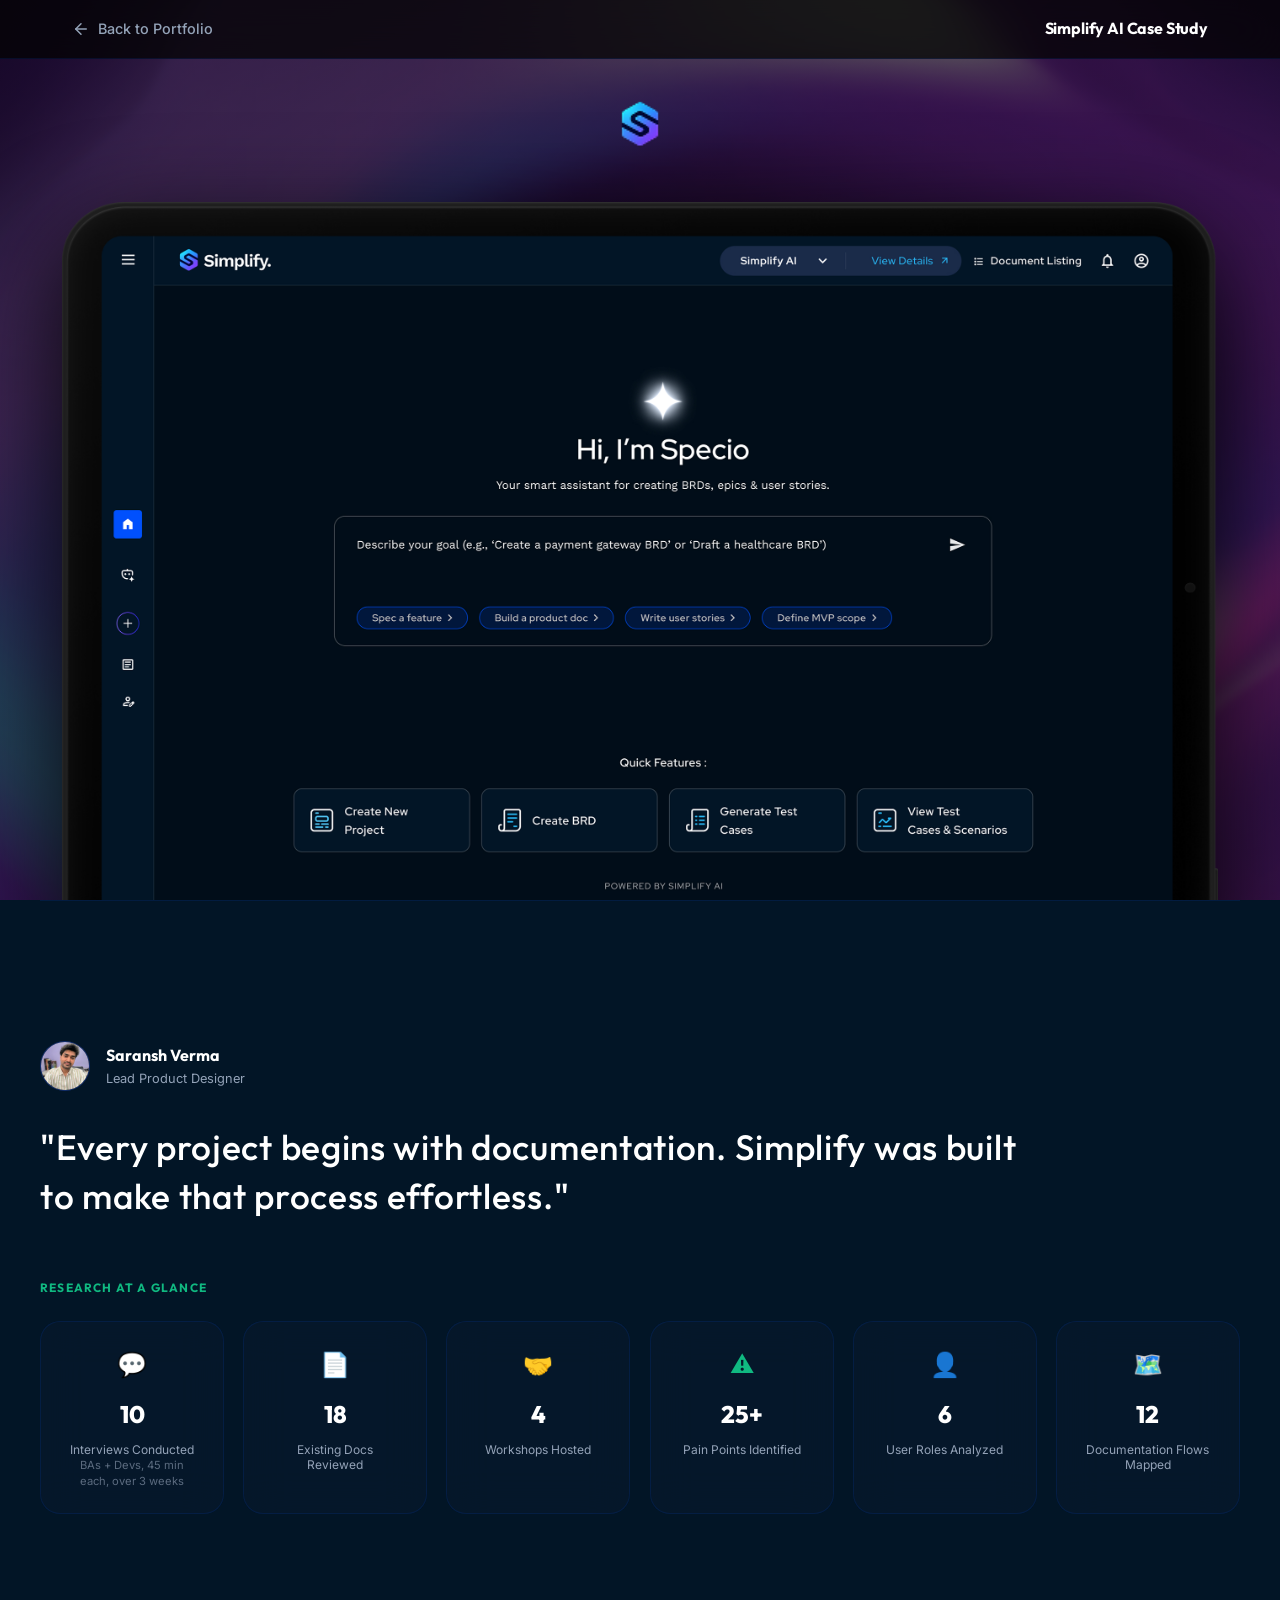
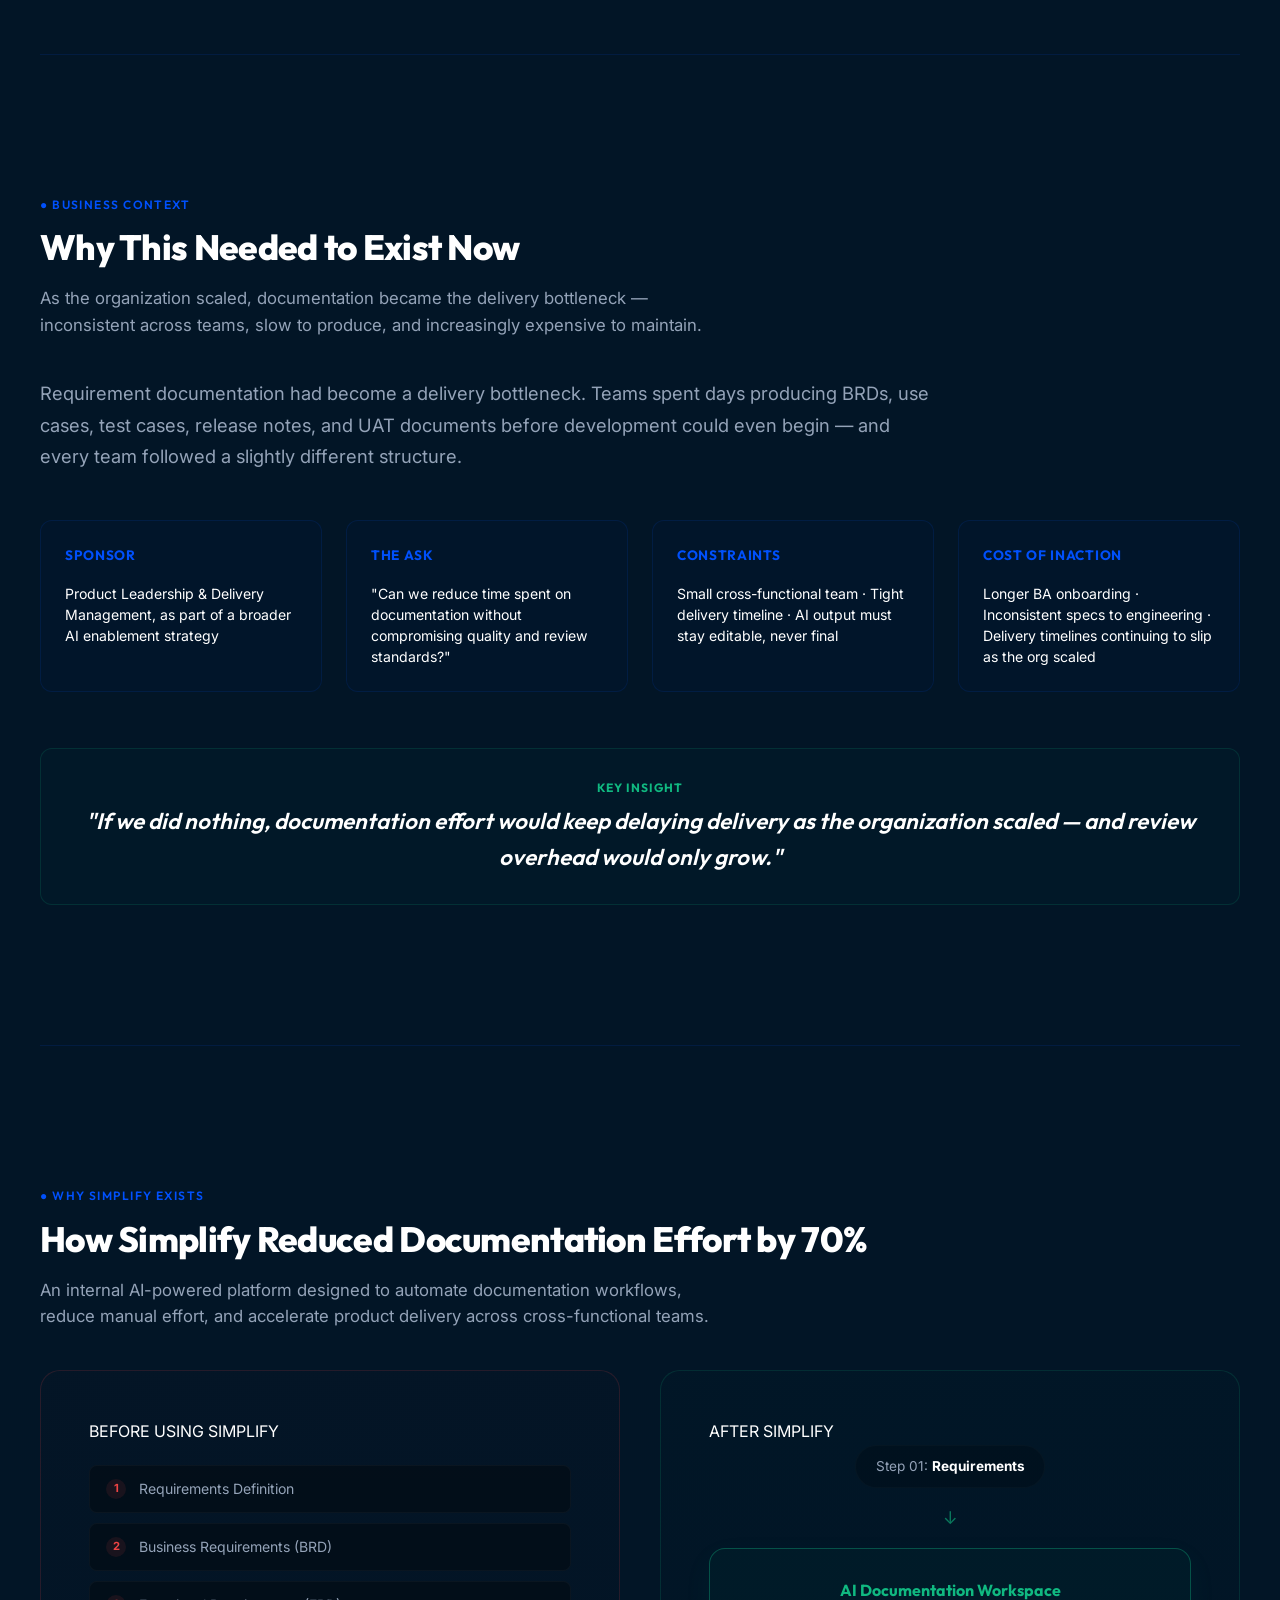
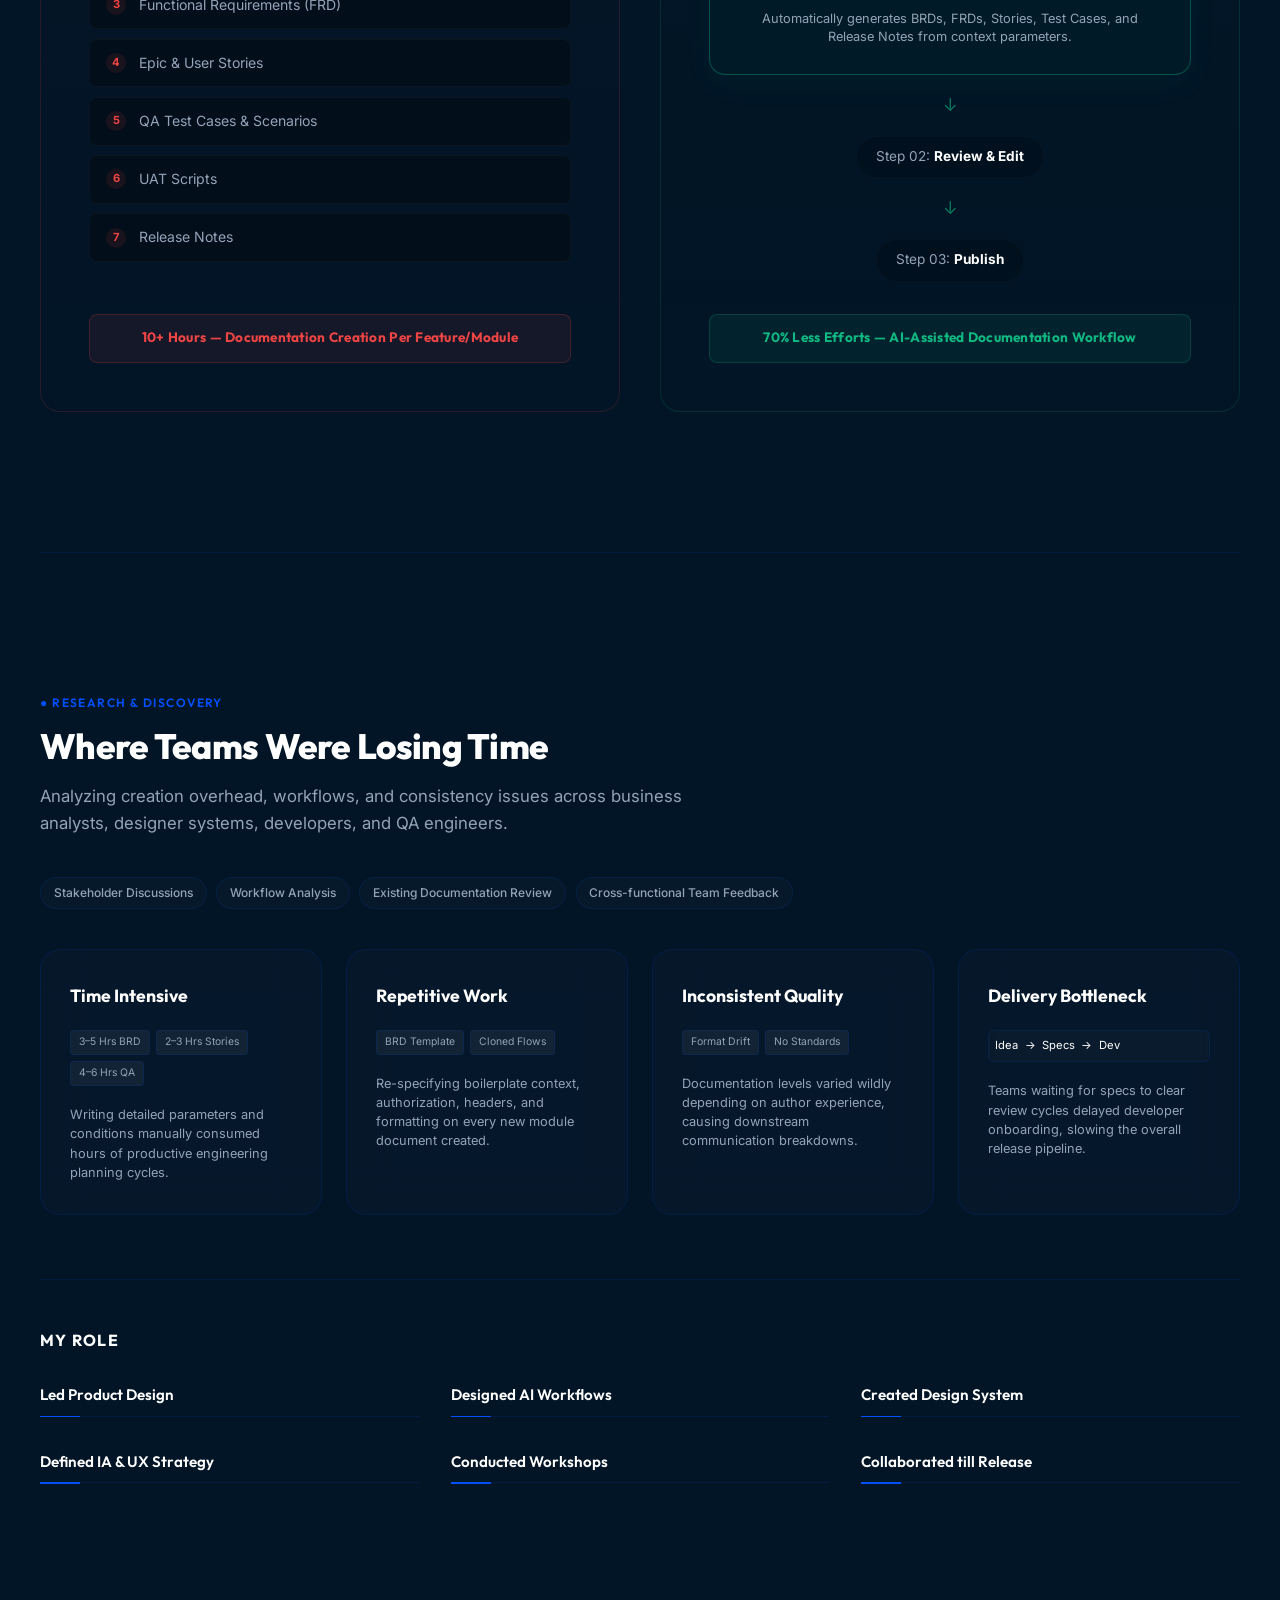
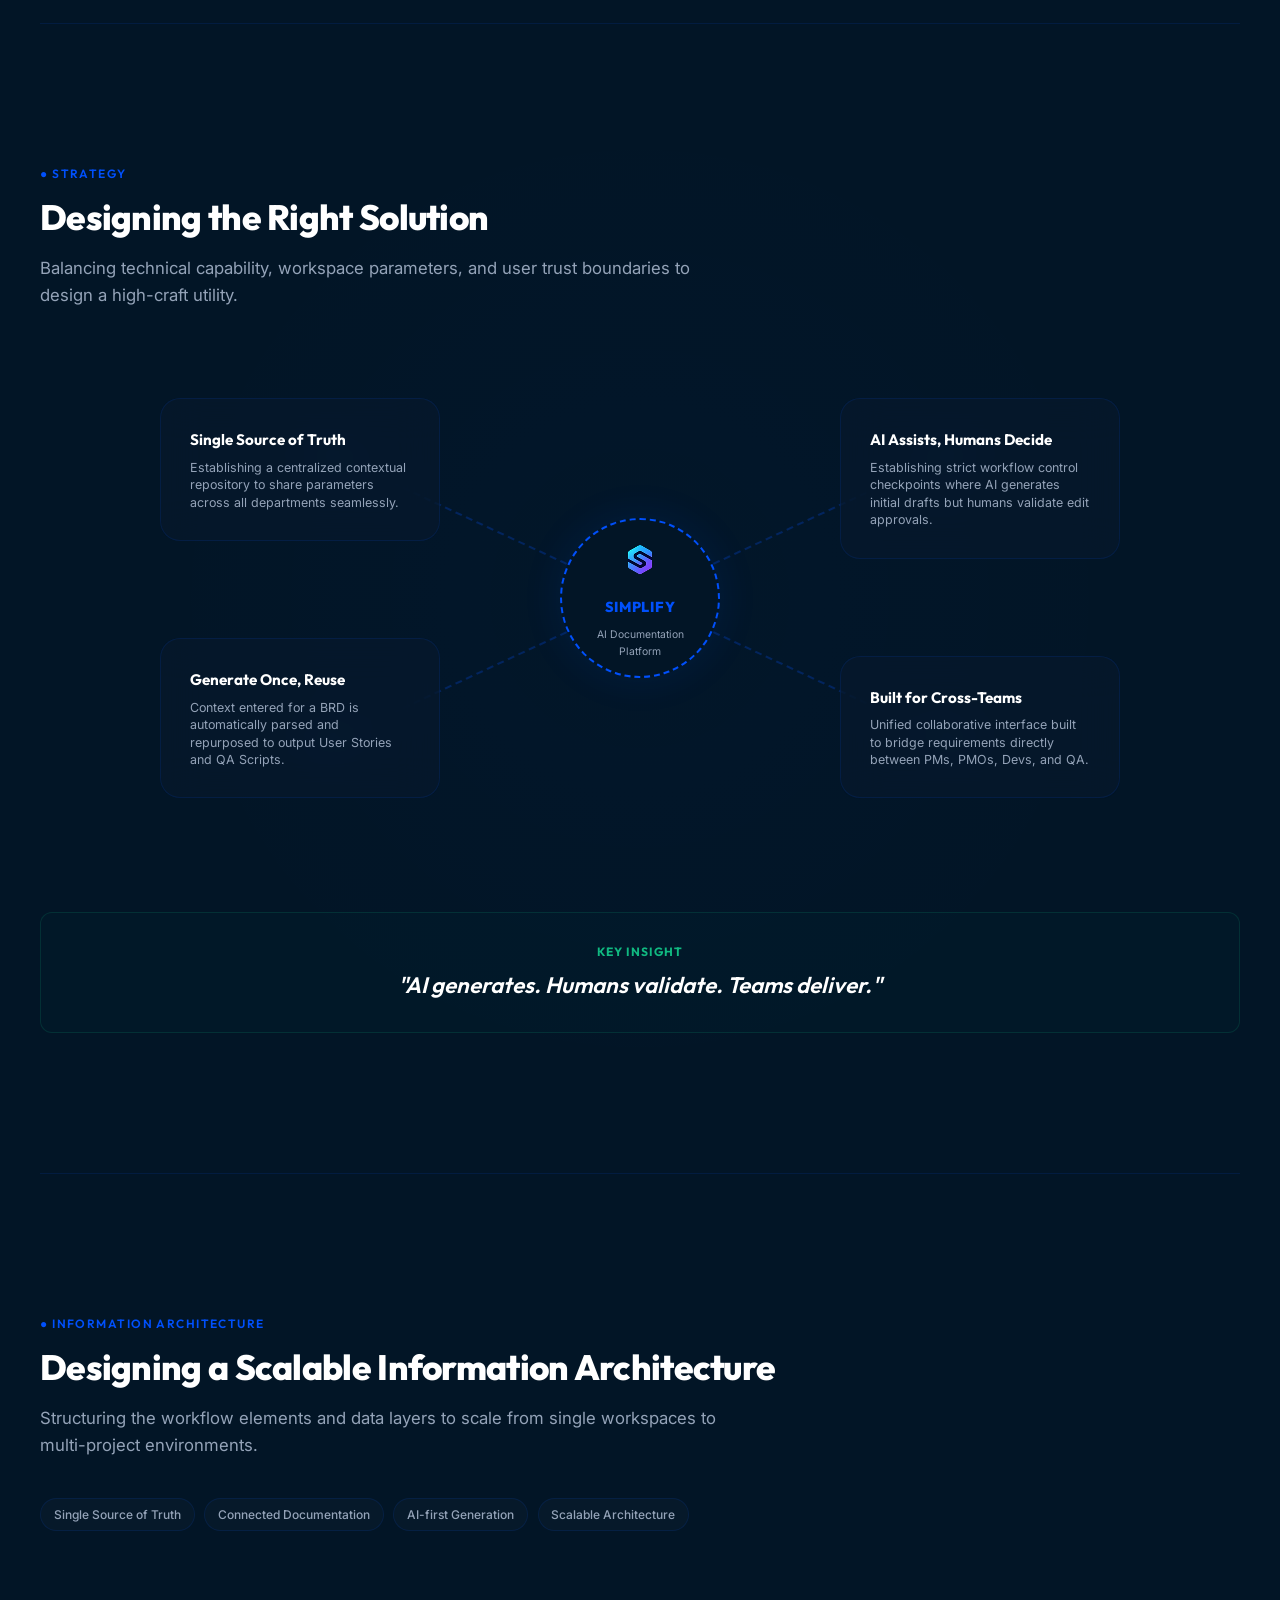
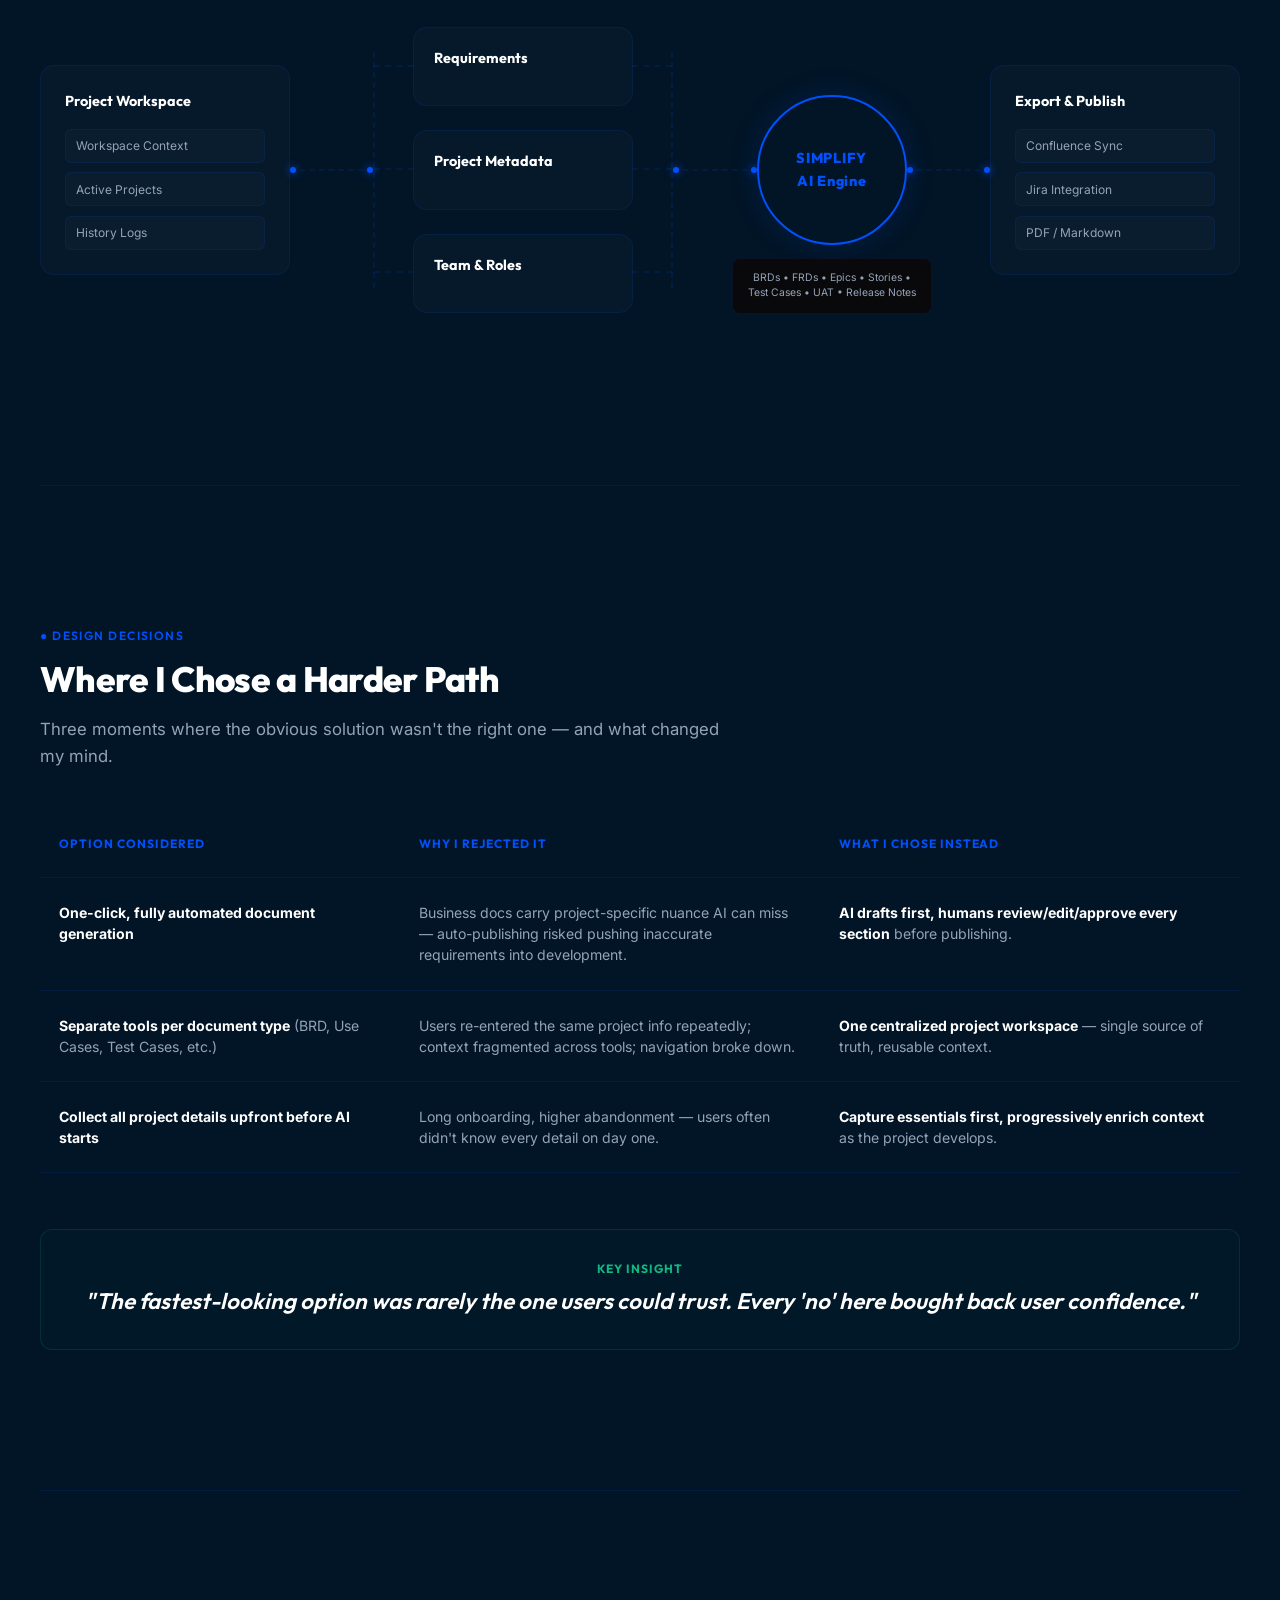
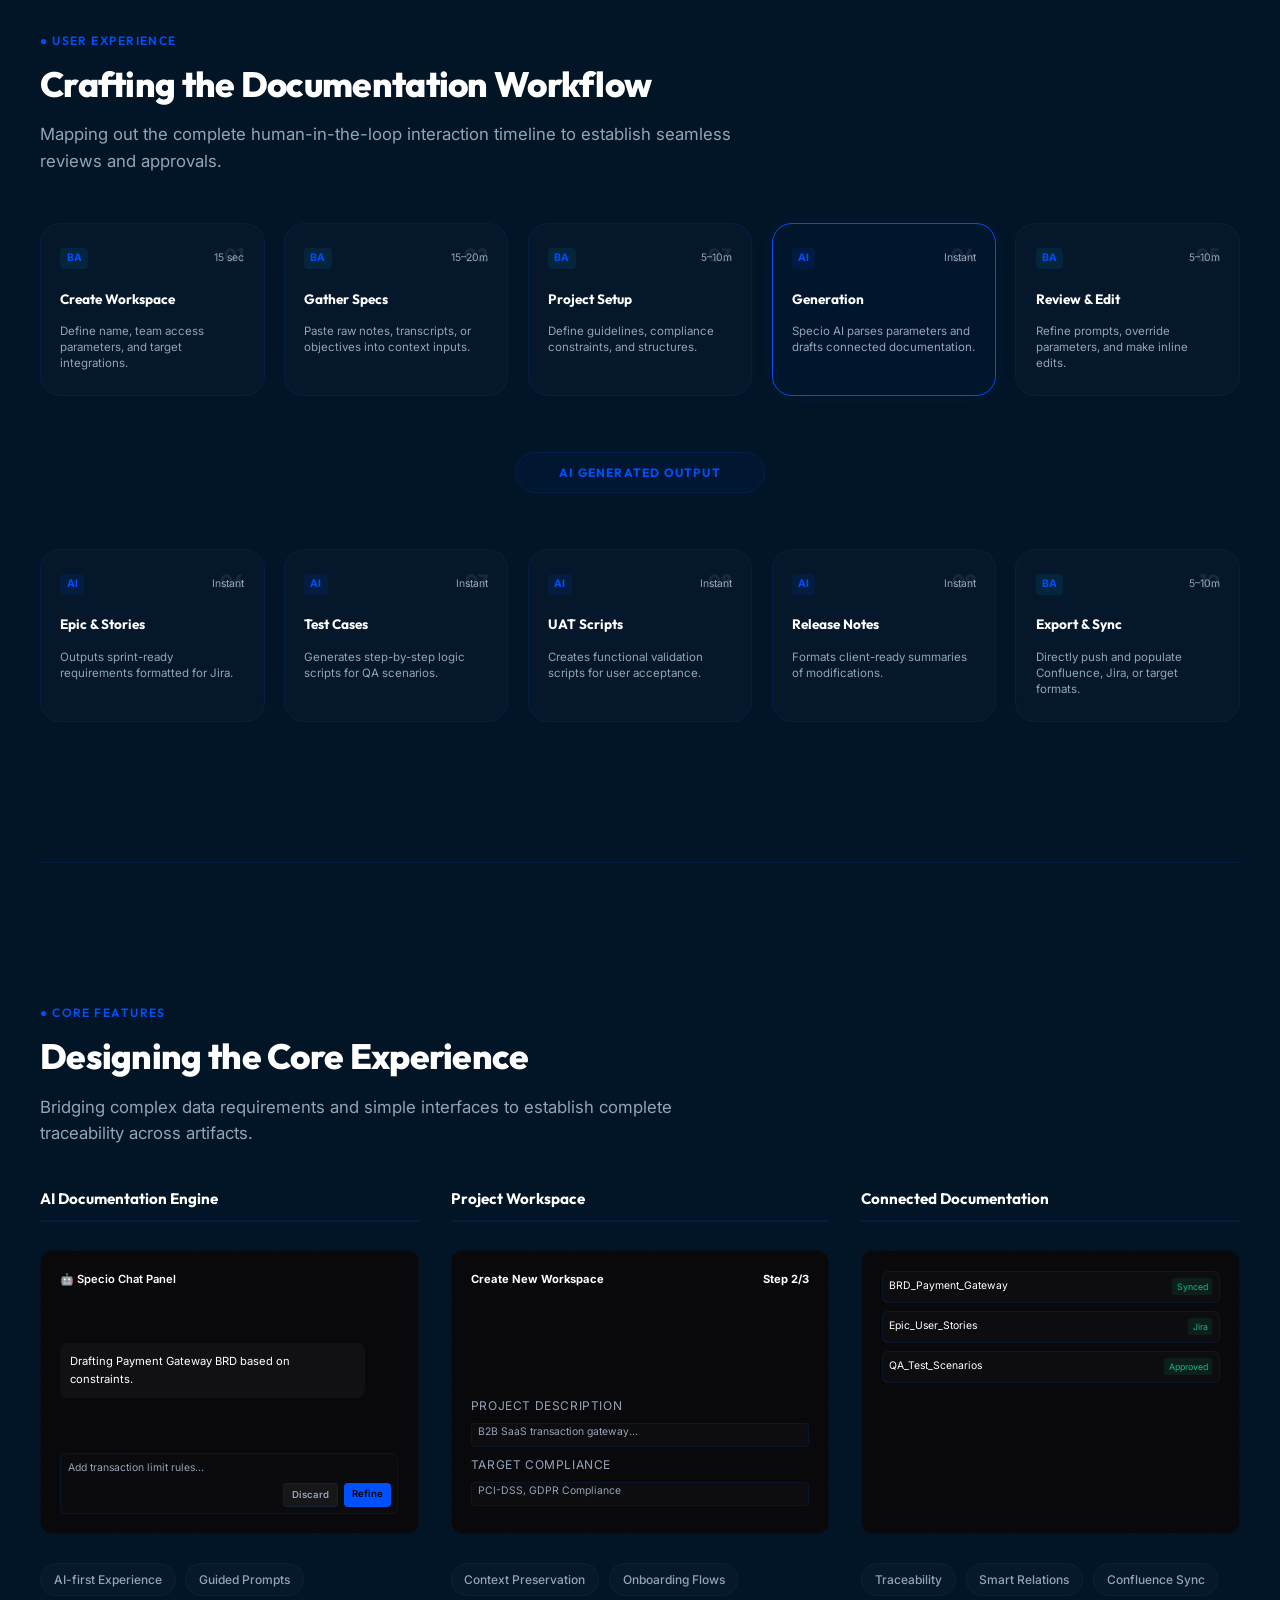
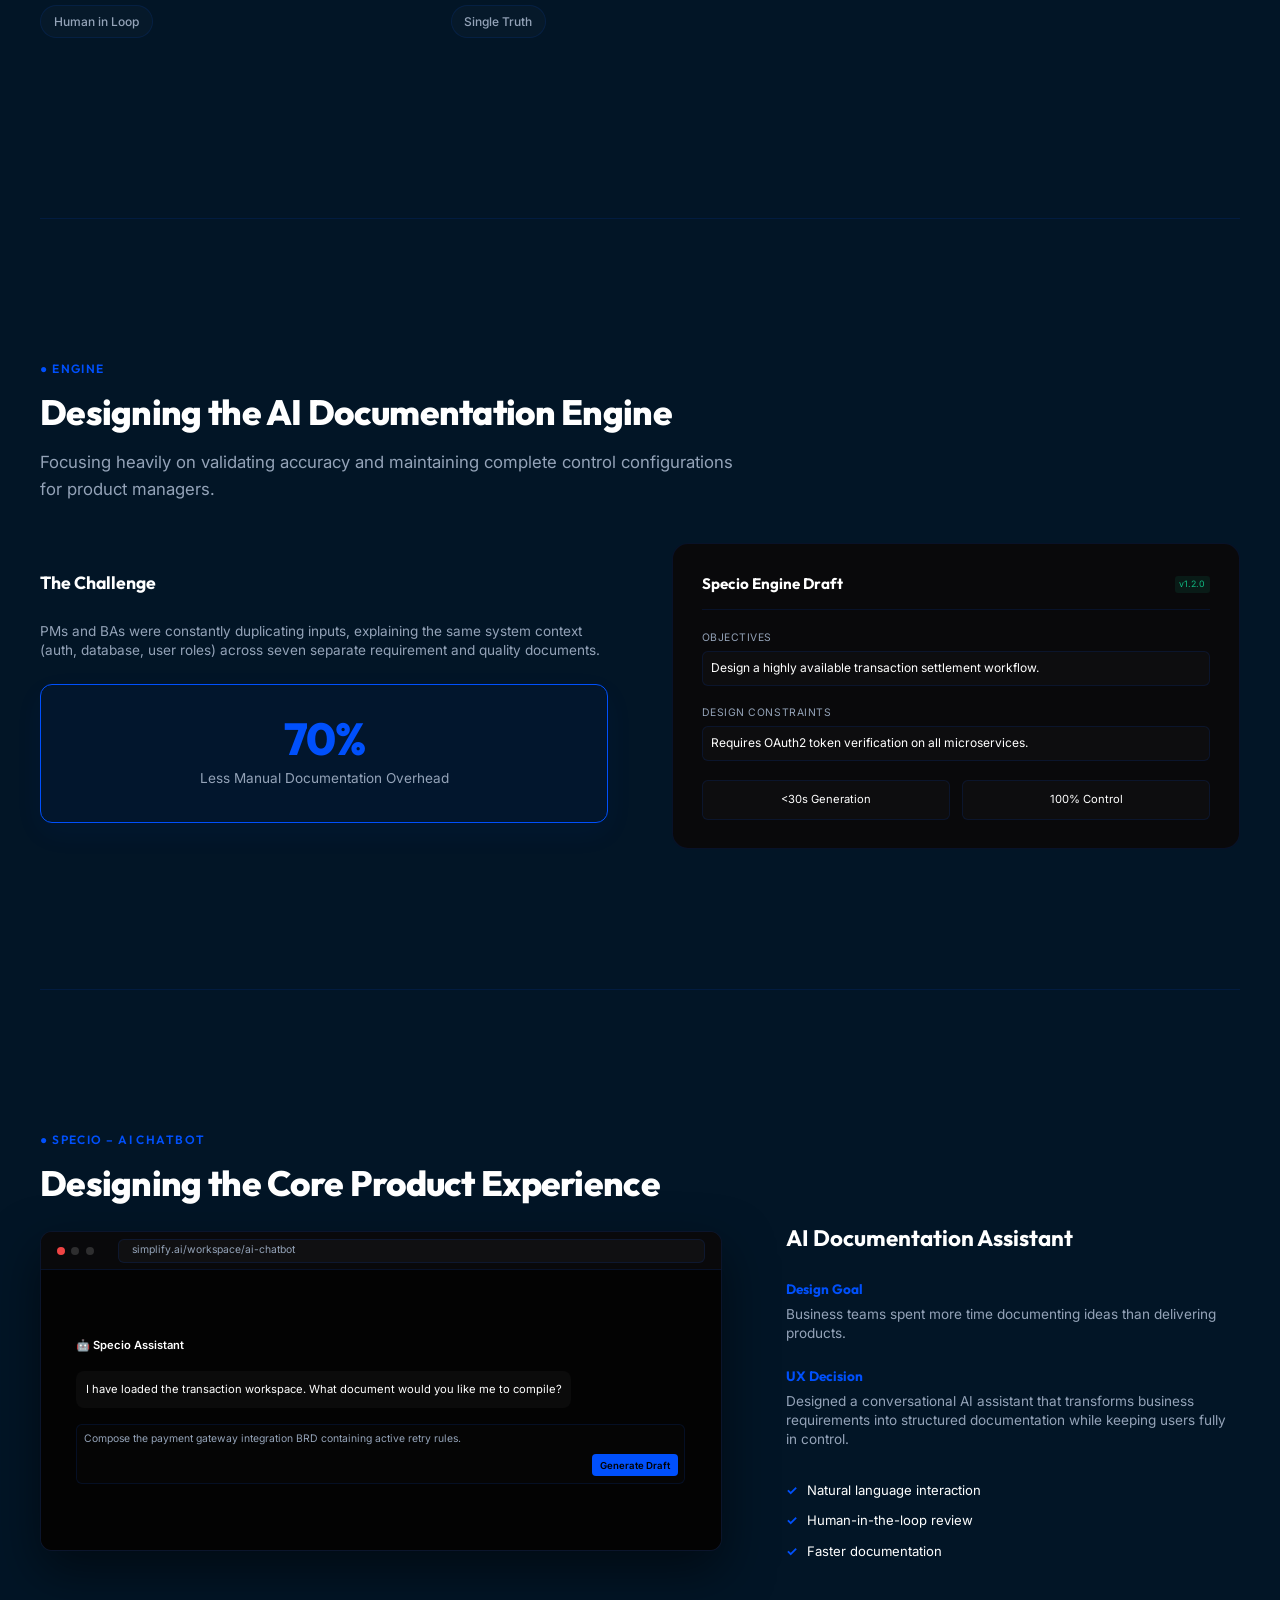
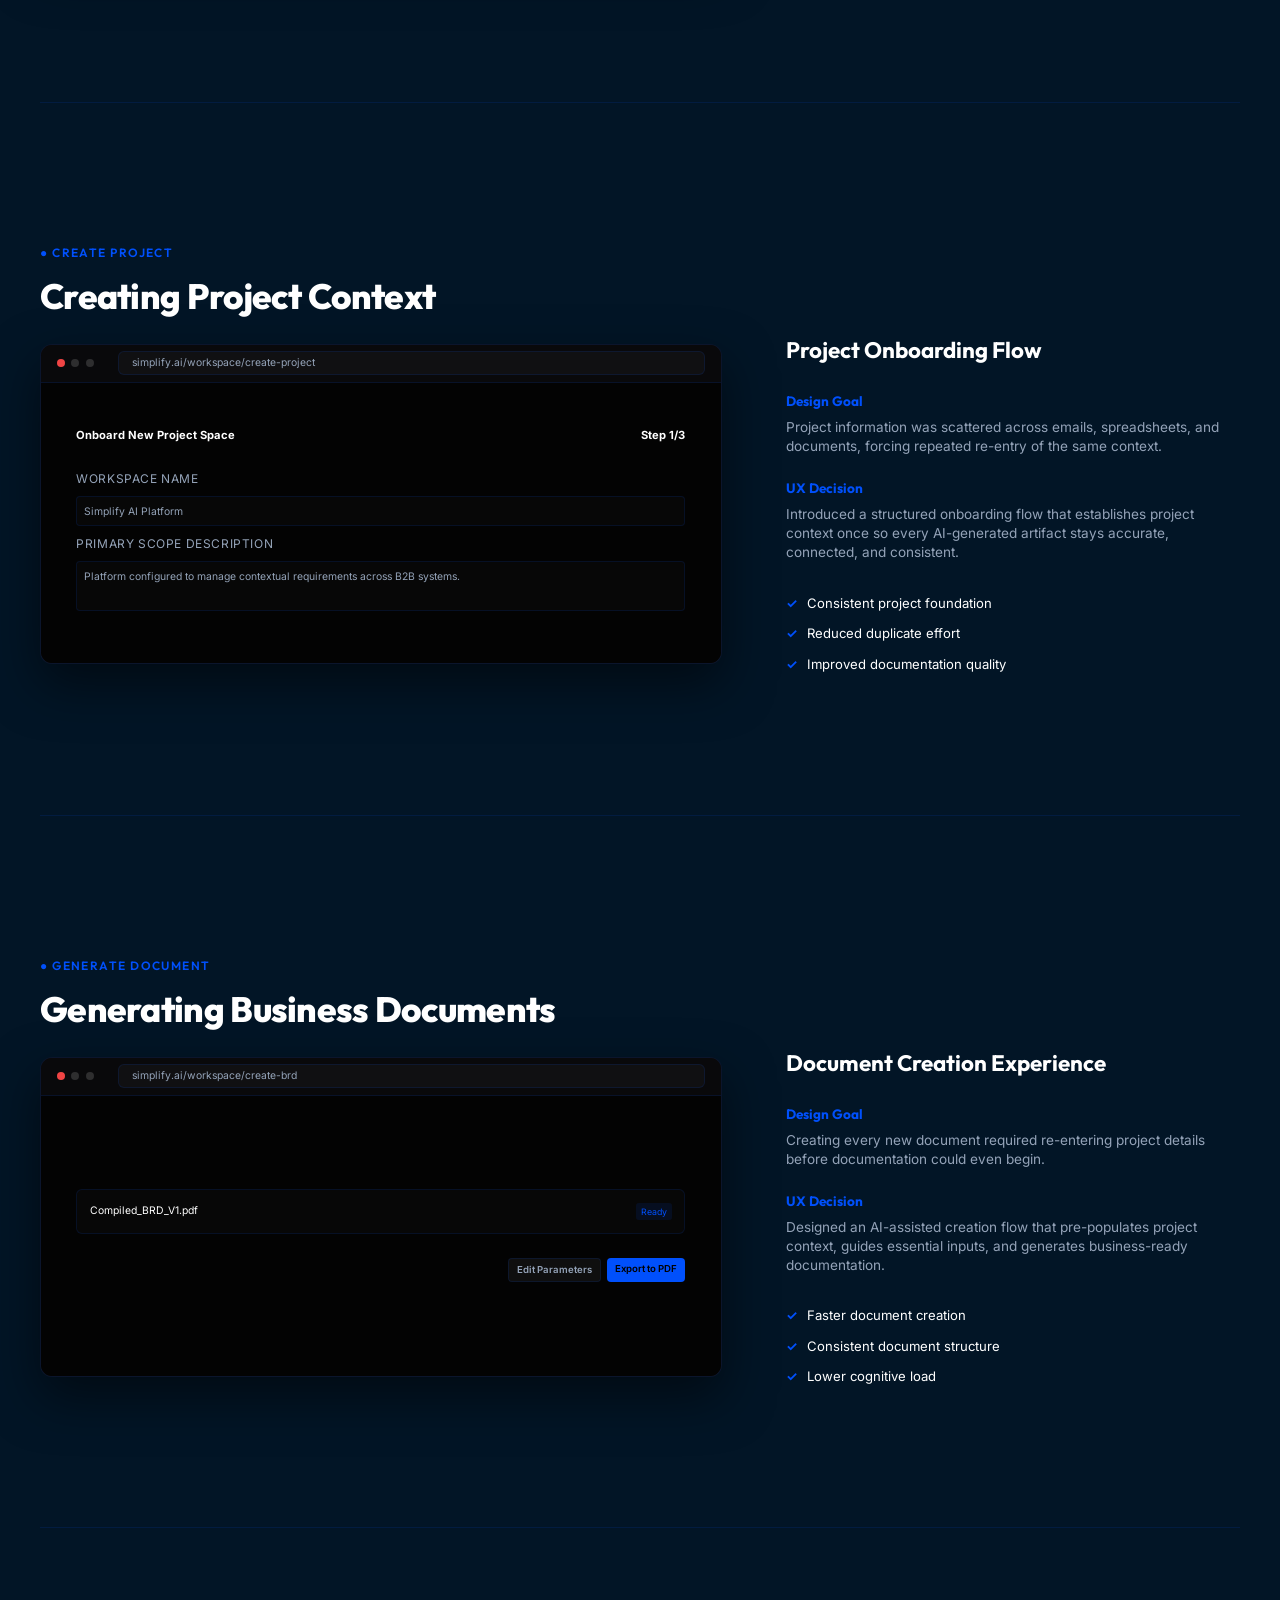
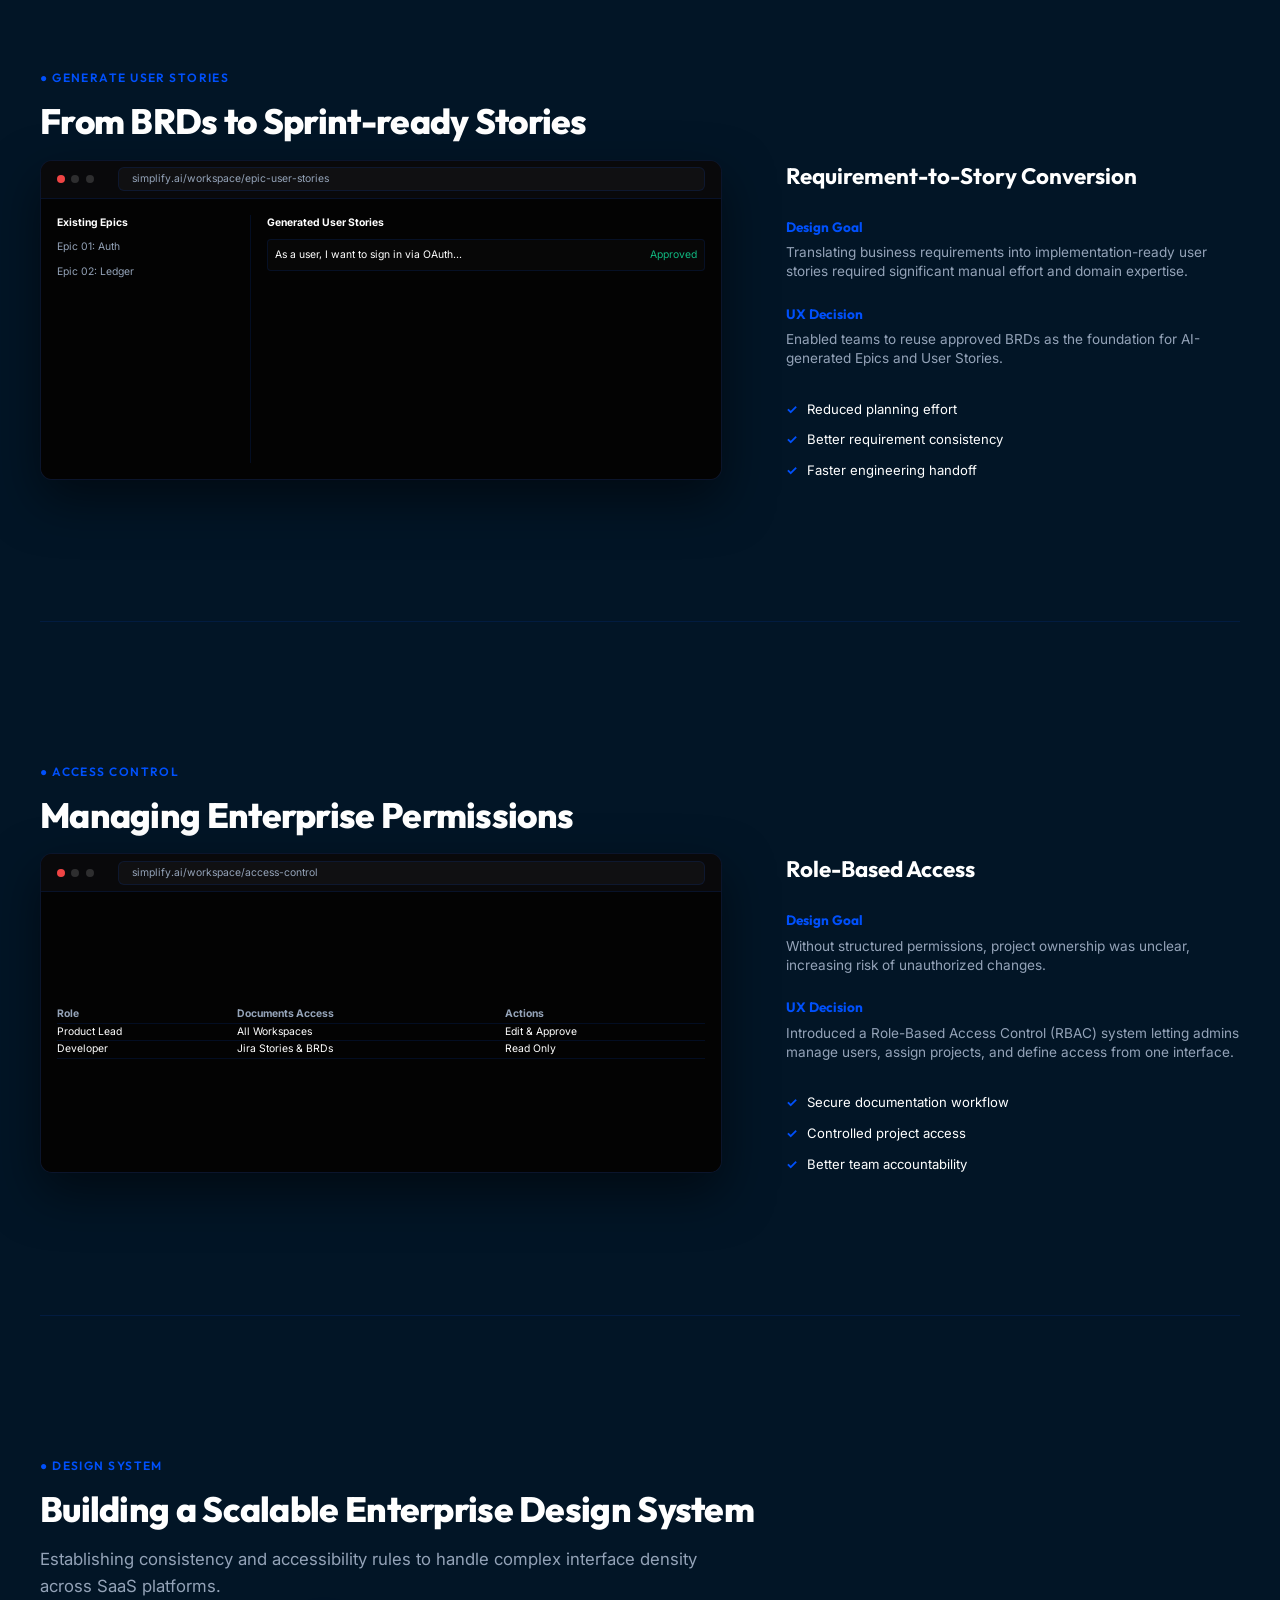
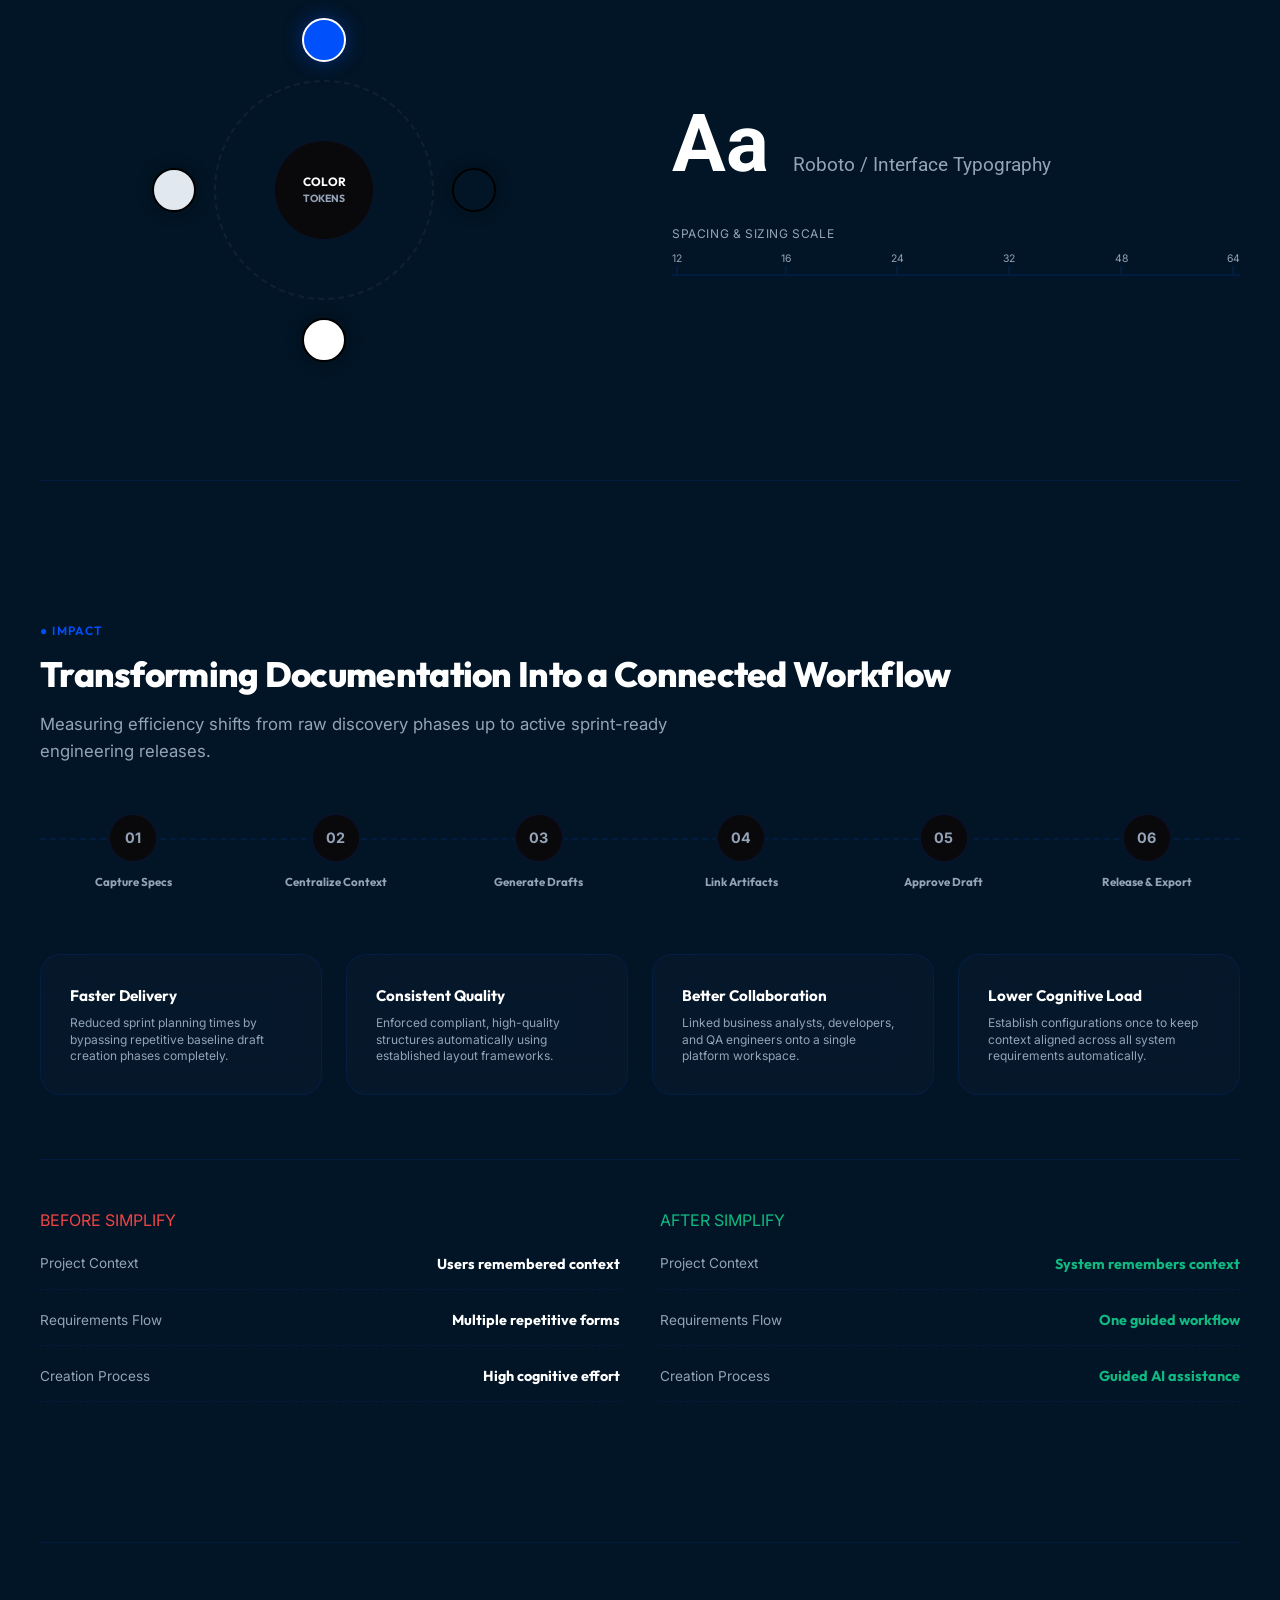
<file: simplify-case-study.html>
<!DOCTYPE html>
<html lang="en" data-theme="dark">
<head>
    <meta charset="UTF-8">
    <meta name="viewport" content="width=device-width, initial-scale=1.0">
    <title>Simplify AI Case Study — Saransh Verma</title>
    
    <!-- Google Fonts -->
    <link rel="preconnect" href="https://fonts.googleapis.com">
    <link rel="preconnect" href="https://fonts.gstatic.com" crossorigin>
    <link href="https://fonts.googleapis.com/css2?family=Inter:wght@400;500;600;700&family=Outfit:wght@400;500;600;700;800&family=Roboto:wght@400;500;700&family=Architects+Daughter&family=Patrick+Hand&display=swap" rel="stylesheet">
    
    <!-- Inline Styles for Self-Containment and Speed -->
    <style>
        :root {
            --bg-base: #021526;
            --bg-card: rgba(10, 26, 46, 0.55);
            --bg-card-hover: rgba(16, 36, 61, 0.7);
            --border-color: rgba(0, 80, 252, 0.12);
            --border-hover: rgba(0, 80, 252, 0.35);
            --text-primary: #ffffff;
            --text-secondary: #94a3b8;
            --color-purple: #0050FC; /* electric blue primary */
            --color-blue: #0050FC;
            --color-green: #10b981;
            --color-red: #ef4444;
            --transition-smooth: all 0.5s cubic-bezier(0.16, 1, 0.3, 1);
            --transition-fast: all 0.2s ease;
            --font-heading: 'Outfit', sans-serif;
            --font-body: 'Inter', sans-serif;
        }

        /* Base Reset */
        * {
            box-sizing: border-box;
            margin: 0;
            padding: 0;
            scrollbar-width: thin;
            scrollbar-color: var(--color-purple) var(--bg-base);
        }

        body {
            background-color: var(--bg-base);
            color: var(--text-primary);
            font-family: var(--font-body);
            line-height: 1.6;
            overflow-x: hidden;
            -webkit-font-smoothing: antialiased;
        }

        /* Scroll Progress Bar */
        .scroll-progress {
            position: fixed;
            top: 0;
            left: 0;
            height: 3px;
            background: linear-gradient(90deg, var(--color-blue), var(--color-purple));
            width: 0%;
            z-index: 10000;
            transition: width 0.1s ease-out;
        }

        /* Layout Utilities */
        .container {
            max-width: 1200px;
            margin: 0 auto;
            padding: 0 2rem;
        }

        .section-label {
            font-family: var(--font-heading);
            font-size: 0.75rem;
            text-transform: uppercase;
            letter-spacing: 0.12em;
            color: var(--color-purple);
            margin-bottom: 0.8rem;
            font-weight: 600;
        }

        .section-title {
            font-family: var(--font-heading);
            font-size: 2.2rem;
            font-weight: 800;
            letter-spacing: -0.02em;
            line-height: 1.2;
            margin-bottom: 1rem;
        }

        .section-subtitle {
            color: var(--text-secondary);
            font-size: 1.05rem;
            max-width: 700px;
            margin-bottom: 2.5rem;
        }

        /* Glassmorphism Cards */
        .glass-card {
            background: var(--bg-card);
            border: 1px solid var(--border-color);
            border-radius: 20px;
            backdrop-filter: blur(20px);
            -webkit-backdrop-filter: blur(20px);
            transition: var(--transition-smooth);
        }

        .glass-card:hover {
            border-color: var(--border-hover);
            box-shadow: 0 15px 35px rgba(0, 80, 252, 0.05);
        }

        /* Background Glows */
        .bg-glow {
            position: absolute;
            width: 400px;
            height: 400px;
            border-radius: 50%;
            background: radial-gradient(circle, rgba(0, 80, 252, 0.05) 0%, transparent 70%);
            pointer-events: none;
            z-index: 0;
        }

        /* Header Navbar */
        .case-nav {
            position: fixed;
            top: 0;
            left: 0;
            width: 100%;
            background: rgba(3, 3, 3, 0.75);
            backdrop-filter: blur(20px);
            border-bottom: 1px solid var(--border-color);
            z-index: 999;
            padding: 1rem 0;
        }

        .case-nav-container {
            display: flex;
            justify-content: space-between;
            align-items: center;
        }

        .back-btn {
            display: flex;
            align-items: center;
            gap: 0.5rem;
            text-decoration: none;
            color: var(--text-secondary);
            font-weight: 500;
            font-size: 0.9rem;
            transition: var(--transition-fast);
        }

        .back-btn:hover {
            color: var(--color-purple);
            transform: translateX(-4px);
        }

        .case-nav-title {
            font-family: var(--font-heading);
            font-weight: 700;
            font-size: 1rem;
            letter-spacing: -0.01em;
        }

        /* Scroll Reveal Animation */
        .reveal-section {
            opacity: 0;
            transform: translateY(30px);
            transition: opacity 0.8s cubic-bezier(0.16, 1, 0.3, 1), transform 0.8s cubic-bezier(0.16, 1, 0.3, 1);
            position: relative;
            z-index: 2;
        }

        .reveal-section.active {
            opacity: 1;
            transform: translateY(0);
        }

        /* 3D Tilt Wrapper */
        .tilt-wrapper {
            transform-style: preserve-3d;
            perspective: 1000px;
        }

        /* --- SECTION 1: COVER --- */
        .sec-cover {
            padding: 90px 0 35px 0;
            height: 100vh;
            display: flex;
            flex-direction: column;
            justify-content: space-between;
            position: relative;
            background-image: linear-gradient(rgba(3, 3, 3, 0.65), rgba(3, 3, 3, 0.65)), url('media__1783062461844.png');
            background-size: cover;
            background-position: center;
            width: 100%;
            overflow: hidden;
            box-sizing: border-box;
        }

        .cover-layout {
            display: flex;
            flex-direction: column;
            justify-content: space-between;
            flex: 1;
            width: 100%;
            max-width: 1440px;
        }

        .cover-content {
            display: flex;
            flex-direction: column;
            align-items: center;
            justify-content: center;
            gap: 2.5rem;
            margin-top: auto;
            margin-bottom: auto;
            text-align: center;
            position: relative;
            z-index: 10;
        }

        .cover-left {
            display: flex;
            flex-direction: column;
            align-items: center;
            gap: 1.5rem;
        }

        .hex-logo {
            width: 72px;
            height: 72px;
            background: url('media__1783084178112.png') no-repeat center;
            background-size: contain;
            box-shadow: none;
            clip-path: none;
            border: none;
        }

        /* Tablet Mockup Image */
        .tablet-mockup-img {
            max-width: 95%;
            width: 1380px;
            height: auto;
            transform: rotateX(0deg) rotateY(0deg) rotateZ(0deg);
            transform-style: preserve-3d;
            transition: transform 0.6s cubic-bezier(0.16, 1, 0.3, 1);
            filter: drop-shadow(0 30px 50px rgba(0,0,0,0.85));
            border-radius: 24px;
        }

        .tablet-mockup-img:hover {
            transform: rotateX(12deg) rotateY(-18deg) rotateZ(3deg) scale(1.01);
        }
        /* Stat Bar */
        .cover-stat-bar {
            display: flex;
            justify-content: space-between;
            align-items: center;
            padding: 1.5rem 2rem;
            border: 1px solid var(--border-color);
            background: rgba(255, 255, 255, 0.02);
            backdrop-filter: blur(20px);
            -webkit-backdrop-filter: blur(20px);
            border-radius: 100px;
            margin-top: 4rem;
            position: relative;
            z-index: 10;
        }

        .stat-col {
            display: flex;
            flex-direction: column;
            align-items: flex-start;
            gap: 0.5rem;
        }

        .stat-col-inner {
            display: flex;
            align-items: center;
            gap: 0.5rem;
        }

        .stat-label {
            font-size: 0.75rem;
            text-transform: uppercase;
            letter-spacing: 0.05em;
            color: var(--text-secondary);
        }

        .stat-val-pill {
            font-family: var(--font-heading);
            font-weight: 600;
            font-size: 0.82rem;
            padding: 0.35rem 0.8rem;
            background: rgba(3, 3, 3, 0.6);
            border: 1px solid var(--border-color);
            border-radius: 100px;
            color: var(--text-primary);
        }

        .stat-val-pills {
            display: flex;
            gap: 0.3rem;
            flex-wrap: wrap;
        }

        /* --- SECTION 2: INTRO QUOTE --- */
        .sec-intro {
            padding: 140px 0;
            border-top: 1px solid var(--border-color);
        }

        .intro-profile {
            display: flex;
            align-items: center;
            gap: 1rem;
            margin-bottom: 2rem;
        }

        .profile-img-circle {
            width: 50px;
            height: 50px;
            border-radius: 50%;
            background: #1c1c1f;
            display: flex;
            align-items: center;
            justify-content: center;
            overflow: hidden;
            border: 1px solid var(--border-hover);
        }
        
        .profile-img-circle img {
            width: 100%;
            height: 100%;
            object-fit: cover;
        }

        .profile-info {
            display: flex;
            flex-direction: column;
        }

        .profile-name {
            font-family: var(--font-heading);
            font-weight: 700;
            font-size: 1rem;
        }

        .profile-title {
            font-size: 0.8rem;
            color: var(--text-secondary);
        }

        .large-pull-quote {
            font-family: var(--font-heading);
            font-size: 2.2rem;
            font-weight: 500;
            line-height: 1.4;
            letter-spacing: 0.02em;
            max-width: 1000px;
            margin-bottom: 3.5rem;
            color: var(--text-primary);
        }

        .research-label-green {
            color: var(--color-green);
            font-family: var(--font-heading);
            font-weight: 700;
            font-size: 0.75rem;
            letter-spacing: 0.1em;
            margin-bottom: 1.5rem;
        }

        .research-stat-grid {
            display: grid;
            grid-template-columns: repeat(6, 1fr);
            gap: 1.2rem;
        }

        .research-stat-card {
            padding: 1.5rem;
            text-align: center;
            display: flex;
            flex-direction: column;
            gap: 0.5rem;
        }

        .research-icon {
            color: var(--color-green);
            font-size: 1.5rem;
            margin-bottom: 0.2rem;
        }

        .research-num {
            font-family: var(--font-heading);
            font-weight: 800;
            font-size: 1.5rem;
        }

        .research-desc {
            font-size: 0.75rem;
            color: var(--text-secondary);
            line-height: 1.3;
        }

        /* --- SECTION 3: WHY SIMPLIFY EXISTS --- */
        .sec-why {
            padding: 140px 0;
            border-top: 1px solid var(--border-color);
        }

        .why-comparison {
            display: grid;
            grid-template-columns: 1fr 1fr;
            gap: 2.5rem;
            margin-top: 2rem;
        }

        .why-panel {
            padding: 3rem;
            border-radius: 20px;
            background: rgba(10, 26, 46, 0.45);
            border: 1px solid var(--border-color);
            display: flex;
            flex-direction: column;
            justify-content: space-between;
            position: relative;
            transition: var(--transition-smooth);
        }

        .why-panel.before {
            border-color: rgba(239, 68, 68, 0.15);
            background: linear-gradient(180deg, rgba(239, 68, 68, 0.01) 0%, transparent 100%);
        }

        .why-panel.after {
            border-color: rgba(16, 185, 129, 0.15);
            background: linear-gradient(180deg, rgba(16, 185, 129, 0.01) 0%, transparent 100%);
        }

        .before-list {
            list-style: none;
            display: flex;
            flex-direction: column;
            gap: 0.6rem;
        }

        .before-list li {
            font-size: 0.88rem;
            color: var(--text-secondary);
            display: flex;
            align-items: center;
            gap: 0.8rem;
            padding: 0.75rem 1rem;
            background: rgba(3, 3, 3, 0.35);
            border: 1px solid rgba(255, 255, 255, 0.03);
            border-radius: 8px;
            transition: var(--transition-fast);
        }

        .before-list li:hover {
            border-color: rgba(239, 68, 68, 0.2);
            transform: translateX(4px);
            color: var(--text-primary);
        }

        .before-list span {
            width: 20px;
            height: 20px;
            border-radius: 50%;
            background: rgba(239, 68, 68, 0.1);
            color: var(--color-red);
            display: flex;
            align-items: center;
            justify-content: center;
            font-size: 0.7rem;
            font-weight: 700;
        }

        .why-center-pill {
            margin-top: 2rem;
            padding: 0.8rem;
            background: rgba(239, 68, 68, 0.08);
            border: 1px solid rgba(239, 68, 68, 0.2);
            border-radius: 8px;
            text-align: center;
            font-family: var(--font-heading);
            font-weight: 700;
            font-size: 0.85rem;
            color: var(--color-red);
            letter-spacing: 0.02em;
        }

        .after-workflow {
            display: flex;
            flex-direction: column;
            align-items: center;
            gap: 1rem;
            flex: 1;
            justify-content: center;
        }

        .after-step {
            font-size: 0.85rem;
            color: var(--text-secondary);
            padding: 0.6rem 1.2rem;
            background: rgba(3, 3, 3, 0.2);
            border: 1px solid rgba(255, 255, 255, 0.02);
            border-radius: 100px;
        }

        .after-step strong {
            color: var(--text-primary);
        }

        .after-glow-card {
            width: 100%;
            background: rgba(16, 185, 129, 0.03);
            border: 1px solid rgba(16, 185, 129, 0.35);
            border-radius: 16px;
            padding: 1.8rem;
            text-align: center;
            box-shadow: 0 10px 30px rgba(16, 185, 129, 0.05);
            position: relative;
        }

        .after-glow-title {
            font-family: var(--font-heading);
            font-size: 1rem;
            font-weight: 700;
            color: var(--color-green);
            margin-bottom: 0.4rem;
        }

        .after-glow-desc {
            font-size: 0.8rem;
            color: var(--text-secondary);
            line-height: 1.4;
        }

        .after-arrow {
            color: var(--color-green);
            opacity: 0.6;
            font-size: 1.1rem;
        }

        .after-stat {
            width: 100%;
            margin-top: 2rem;
            padding: 0.8rem;
            background: rgba(16, 185, 129, 0.08);
            border: 1px solid rgba(16, 185, 129, 0.2);
            border-radius: 8px;
            text-align: center;
            font-family: var(--font-heading);
            font-weight: 700;
            font-size: 0.85rem;
            color: var(--color-green);
            letter-spacing: 0.02em;
        }

        /* --- SECTION 4: RESEARCH & DISCOVERY --- */
        .sec-research {
            padding: 140px 0;
            border-top: 1px solid var(--border-color);
        }

        .tag-pill-row {
            display: flex;
            flex-wrap: wrap;
            gap: 0.6rem;
            margin-bottom: 2.5rem;
        }

        .tag-pill {
            font-size: 0.75rem;
            font-weight: 500;
            padding: 0.35rem 0.8rem;
            border-radius: 100px;
            border: 1px solid var(--border-color);
            background: rgba(255, 255, 255, 0.02);
            color: var(--text-secondary);
        }

        .research-panel-row {
            display: grid;
            grid-template-columns: repeat(4, 1fr);
            gap: 1.5rem;
            margin-bottom: 4rem;
        }

        .research-panel-card {
            padding: 2rem 1.8rem;
            display: flex;
            flex-direction: column;
            gap: 1.2rem;
        }

        .panel-icon-title {
            font-family: var(--font-heading);
            font-weight: 700;
            font-size: 1.1rem;
        }

        .panel-badges {
            display: flex;
            flex-wrap: wrap;
            gap: 0.4rem;
        }

        .panel-badge {
            font-size: 0.65rem;
            padding: 0.2rem 0.5rem;
            border-radius: 4px;
            background: rgba(255, 255, 255, 0.05);
            border: 1px solid var(--border-color);
            color: var(--text-secondary);
        }

        .panel-body-text {
            font-size: 0.8rem;
            color: var(--text-secondary);
            line-height: 1.5;
        }

        /* Standard Deviation Graph removed */

        .flow-chip-wrapper {
            display: flex;
            align-items: center;
            gap: 0.4rem;
            background: rgba(255, 255, 255, 0.02);
            border: 1px solid var(--border-color);
            border-radius: 6px;
            padding: 0.4rem;
            font-size: 0.7rem;
        }

        /* Role section */
        .role-section {
            border-top: 1px solid var(--border-color);
            padding-top: 3rem;
        }

        .role-title-row {
            font-family: var(--font-heading);
            font-size: 1rem;
            font-weight: 700;
            text-transform: uppercase;
            letter-spacing: 0.08em;
            margin-bottom: 1.8rem;
        }

        .role-grid {
            display: grid;
            grid-template-columns: repeat(3, 1fr);
            gap: 2rem;
        }

        .role-item {
            padding-bottom: 0.5rem;
            border-bottom: 1.5px solid var(--border-color);
            position: relative;
        }

        .role-item::after {
            content: '';
            position: absolute;
            bottom: -1.5px;
            left: 0;
            width: 40px;
            height: 1.5px;
            background: var(--color-purple);
        }

        .role-item-name {
            font-family: var(--font-heading);
            font-weight: 600;
            font-size: 0.95rem;
        }

        /* --- SECTION 5: STRATEGY --- */
        .sec-strategy {
            padding: 140px 0;
            border-top: 1px solid var(--border-color);
            background: radial-gradient(circle at 50% 50%, rgba(0, 80, 252, 0.02) 0%, transparent 60%);
        }

        .strategy-map {
            display: flex;
            justify-content: center;
            align-items: center;
            height: 500px;
            position: relative;
            margin: 2rem 0;
        }

        .strategy-connectors {
            position: absolute;
            top: 0;
            left: 0;
            width: 100%;
            height: 100%;
            z-index: 1;
            pointer-events: none;
        }

        .strategy-center {
            width: 160px;
            height: 160px;
            border-radius: 50%;
            background: var(--bg-base);
            border: 2px dashed var(--color-purple);
            display: flex;
            align-items: center;
            justify-content: center;
            text-align: center;
            padding: 1.5rem;
            z-index: 10;
            box-shadow: 0 0 40px rgba(0, 80, 252, 0.1);
        }

        .center-badge-title {
            font-family: var(--font-heading);
            font-weight: 800;
            font-size: 0.9rem;
            letter-spacing: 0.05em;
            color: var(--color-purple);
        }

        .center-badge-sub {
            font-size: 0.65rem;
            color: var(--text-secondary);
            margin-top: 0.2rem;
        }

        .strategy-card {
            position: absolute;
            width: 280px;
            padding: 1.8rem;
            z-index: 5;
        }

        /* Position cards around center */
        .strat-1 { top: 10%; left: 10%; }
        .strat-2 { top: 10%; right: 10%; }
        .strat-3 { bottom: 10%; left: 10%; }
        .strat-4 { bottom: 10%; right: 10%; }

        .strat-card-title {
            font-family: var(--font-heading);
            font-weight: 700;
            font-size: 0.95rem;
            color: var(--text-primary);
            margin-bottom: 0.4rem;
        }

        .strat-card-desc {
            font-size: 0.78rem;
            color: var(--text-secondary);
            line-height: 1.4;
        }

        .insight-banner {
            margin-top: 4rem;
            padding: 1.8rem;
            border-radius: 12px;
            border: 1px solid rgba(16, 185, 129, 0.15);
            background: rgba(16, 185, 129, 0.02);
            text-align: center;
        }

        .insight-tag {
            font-family: var(--font-heading);
            font-weight: 700;
            font-size: 0.75rem;
            letter-spacing: 0.08em;
            color: var(--color-green);
            margin-bottom: 0.4rem;
        }

        .insight-quote {
            font-family: var(--font-heading);
            font-size: 1.4rem;
            font-style: italic;
            font-weight: 600;
        }

        /* --- SECTION 6: INFORMATION ARCHITECTURE --- */
        .sec-ia {
            padding: 140px 0;
            border-top: 1px solid var(--border-color);
        }

        .ia-flow-container {
            display: flex;
            align-items: center;
            justify-content: space-between;
            margin-top: 4rem;
            position: relative;
            padding: 2rem 0;
            height: auto;
        }

        .ia-connector-line {
            flex: 1;
            height: 2px;
            border-top: 2px dashed var(--border-color);
            min-width: 20px;
            position: relative;
        }

        .ia-connector-line::before, .ia-connector-line::after {
            content: '';
            position: absolute;
            top: -4px;
            width: 6px;
            height: 6px;
            background: #0050FC;
            border-radius: 50%;
            box-shadow: 0 0 8px #0050FC;
        }
        .ia-connector-line::before { left: 0; }
        .ia-connector-line::after { right: 0; }

        .ia-card {
            width: 250px;
            padding: 1.5rem;
            border-radius: 14px;
            background: rgba(255, 255, 255, 0.02);
            border: 1px solid var(--border-color);
            position: relative;
            z-index: 5;
        }

        .ia-card-header {
            font-family: var(--font-heading);
            font-weight: 700;
            font-size: 0.9rem;
            margin-bottom: 1rem;
            color: var(--text-primary);
        }

        .ia-card-items {
            display: flex;
            flex-direction: column;
            gap: 0.6rem;
        }

        .ia-item {
            font-size: 0.75rem;
            color: var(--text-secondary);
            padding: 0.4rem 0.6rem;
            background: rgba(255, 255, 255, 0.02);
            border: 1px solid var(--border-color);
            border-radius: 6px;
        }

        .ia-branch-column {
            display: flex;
            flex-direction: column;
            gap: 1.5rem;
            position: relative;
            padding: 0 2.5rem;
        }

        /* Vertical line on the left side of the branch stack */
        .ia-branch-column::before {
            content: '';
            position: absolute;
            left: 0;
            top: 25px;
            bottom: 25px;
            width: 2px;
            border-left: 2px dashed var(--border-color);
        }

        /* Vertical line on the right side of the branch stack */
        .ia-branch-column::after {
            content: '';
            position: absolute;
            right: 0;
            top: 25px;
            bottom: 25px;
            width: 2px;
            border-right: 2px dashed var(--border-color);
        }

        .ia-branch-column .ia-card {
            width: 220px;
            padding: 1.2rem;
            position: relative;
        }

        /* Horizontal link line from left edge of card to left vertical line */
        .ia-branch-column .ia-card::before {
            content: '';
            position: absolute;
            left: -2.5rem;
            top: 50%;
            transform: translateY(-50%);
            width: 2.5rem;
            height: 2px;
            border-top: 2px dashed var(--border-color);
        }

        /* Horizontal link line from right edge of card to right vertical line */
        .ia-branch-column .ia-card::after {
            content: '';
            position: absolute;
            right: -2.5rem;
            top: 50%;
            transform: translateY(-50%);
            width: 2.5rem;
            height: 2px;
            border-top: 2px dashed var(--border-color);
        }

        .ia-engine-circle {
            width: 150px;
            height: 150px;
            border-radius: 50%;
            background: var(--bg-base);
            border: 2px solid var(--color-purple);
            box-shadow: 0 0 30px rgba(0, 80, 252, 0.15);
            display: flex;
            flex-direction: column;
            align-items: center;
            justify-content: center;
            position: relative;
            z-index: 10;
        }

        .ia-engine-title {
            font-family: var(--font-heading);
            font-weight: 800;
            font-size: 0.9rem;
            letter-spacing: 0.05em;
            color: var(--color-purple);
        }

        .ia-legend-box {
            position: absolute;
            top: 110%;
            width: 200px;
            padding: 0.8rem;
            border-radius: 8px;
            background: #09090b;
            border: 1px solid var(--border-color);
            font-size: 0.65rem;
            color: var(--text-secondary);
            text-align: center;
            line-height: 1.4;
        }

        .ia-arrow-connector {
            flex: 1;
            height: 2px;
            border-top: 2px dashed var(--border-color);
            margin: 0 1rem;
            position: relative;
        }

        /* --- SECTION 7: USER EXPERIENCE / WORKFLOW --- */
        .sec-workflow {
            padding: 140px 0;
            border-top: 1px solid var(--border-color);
        }

        .workflow-timeline {
            display: flex;
            flex-direction: column;
            gap: 2.5rem;
            margin-top: 3rem;
        }

        .workflow-row {
            display: grid;
            grid-template-columns: repeat(5, 1fr);
            gap: 1.2rem;
        }

        .workflow-card {
            padding: 1.5rem 1.2rem;
            display: flex;
            flex-direction: column;
            gap: 0.8rem;
            position: relative;
        }

        .workflow-badge-row {
            display: flex;
            justify-content: space-between;
            align-items: center;
        }

        .wf-badge {
            font-size: 0.65rem;
            font-weight: 700;
            padding: 0.15rem 0.4rem;
            border-radius: 4px;
        }
        .wf-badge.ba { background: rgba(14, 165, 233, 0.1); color: var(--color-blue); }
        .wf-badge.ai { background: rgba(0, 80, 252, 0.1); color: var(--color-purple); }

        .wf-time {
            font-size: 0.65rem;
            color: var(--text-secondary);
        }

        .wf-num {
            font-family: var(--font-heading);
            font-weight: 800;
            font-size: 1.2rem;
            color: rgba(255, 255, 255, 0.08);
            position: absolute;
            top: 1rem;
            right: 1.2rem;
        }

        .wf-card-title {
            font-family: var(--font-heading);
            font-weight: 700;
            font-size: 0.85rem;
            margin-top: 0.4rem;
        }

        .wf-card-desc {
            font-size: 0.72rem;
            color: var(--text-secondary);
            line-height: 1.4;
        }

        .workflow-card.highlight {
            border-color: var(--color-purple);
            background: rgba(0, 80, 252, 0.03);
            box-shadow: 0 0 20px rgba(0, 80, 252, 0.08);
        }

        .workflow-divider-pill {
            text-align: center;
            font-family: var(--font-heading);
            font-weight: 700;
            font-size: 0.75rem;
            letter-spacing: 0.1em;
            color: var(--color-purple);
            text-transform: uppercase;
            padding: 0.6rem;
            background: rgba(0, 80, 252, 0.05);
            border: 1px solid rgba(0, 80, 252, 0.12);
            border-radius: 30px;
            width: 250px;
            margin: 1rem auto;
        }

        /* --- SECTION 8: CORE FEATURES --- */
        .sec-features {
            padding: 140px 0;
            border-top: 1px solid var(--border-color);
        }

        .features-grid-3 {
            display: grid;
            grid-template-columns: repeat(3, 1fr);
            gap: 2rem;
            margin-top: 2rem;
        }

        .feature-column {
            display: flex;
            flex-direction: column;
            gap: 1.8rem;
        }

        .feature-header-pill {
            font-family: var(--font-heading);
            font-weight: 700;
            font-size: 0.95rem;
            padding-bottom: 0.5rem;
            border-bottom: 2px solid var(--border-color);
        }

        .feature-mock-panel {
            aspect-ratio: 4/3;
            background: #09090b;
            border: 1.5px dashed var(--border-color);
            border-radius: 12px;
            padding: 1.2rem;
            display: flex;
            flex-direction: column;
            justify-content: space-between;
            overflow: hidden;
        }

        /* Chat mock inside Column 1 */
        .mock-chat-header {
            font-size: 0.7rem;
            font-weight: 600;
            display: flex;
            align-items: center;
            gap: 0.4rem;
        }

        .mock-chat-bubble {
            font-size: 0.7rem;
            padding: 0.6rem;
            background: rgba(255, 255, 255, 0.03);
            border-radius: 8px;
            align-self: flex-start;
            max-width: 90%;
            text-align: left;
        }

        .mock-chat-input-area {
            background: rgba(255, 255, 255, 0.01);
            border: 1px solid var(--border-color);
            border-radius: 6px;
            padding: 0.4rem;
            display: flex;
            flex-direction: column;
            gap: 0.4rem;
        }

        .mock-textarea {
            font-size: 0.65rem;
            color: var(--text-secondary);
            border: none;
            background: transparent;
            resize: none;
            outline: none;
        }

        .mock-btn-row {
            display: flex;
            justify-content: flex-end;
            gap: 0.4rem;
        }

        .mock-sm-btn {
            font-size: 0.6rem;
            padding: 0.2rem 0.5rem;
            border-radius: 4px;
            font-weight: 600;
        }
        .mock-sm-btn.primary { background: var(--color-purple); color: #000; }
        .mock-sm-btn.secondary { background: rgba(255,255,255,0.05); color: var(--text-secondary); border: 1px solid var(--border-color); }

        /* Workspace mock inside Column 2 */
        .mock-form-step {
            font-size: 0.7rem;
            font-weight: 700;
            display: flex;
            justify-content: space-between;
        }

        .mock-form-fields {
            display: flex;
            flex-direction: column;
            gap: 0.5rem;
            margin: 0.5rem 0;
        }

        .mock-input {
            width: 100%;
            height: 24px;
            background: rgba(255,255,255,0.02);
            border: 1px solid var(--border-color);
            border-radius: 4px;
            padding: 0 0.4rem;
            font-size: 0.65rem;
            color: var(--text-secondary);
        }

        /* Linked artifacts inside Column 3 */
        .mock-linked-artifacts {
            display: flex;
            flex-direction: column;
            gap: 0.5rem;
        }

        .mock-artifact-row {
            display: flex;
            justify-content: space-between;
            align-items: center;
            padding: 0.4rem;
            background: rgba(255, 255, 255, 0.02);
            border: 1px solid var(--border-color);
            border-radius: 6px;
            font-size: 0.65rem;
        }

        .mock-artifact-tag {
            font-size: 0.55rem;
            padding: 0.1rem 0.3rem;
            border-radius: 3px;
            background: rgba(16, 185, 129, 0.1);
            color: var(--color-green);
        }

        /* --- SECTION 9: AI DOCUMENTATION ENGINE (DEEP DIVE) --- */
        .sec-engine-deep {
            padding: 140px 0;
            border-top: 1px solid var(--border-color);
        }

        .deep-container {
            display: grid;
            grid-template-columns: 1fr 1fr;
            gap: 4rem;
            align-items: center;
        }

        .deep-left {
            display: flex;
            flex-direction: column;
            gap: 1.5rem;
        }

        .deep-label-title {
            font-family: var(--font-heading);
            font-weight: 700;
            font-size: 1.1rem;
        }

        .deep-stat-card {
            background: rgba(0, 80, 252, 0.03);
            border: 1px solid var(--color-purple);
            border-radius: 12px;
            padding: 2rem;
            text-align: center;
            box-shadow: 0 10px 30px rgba(0, 80, 252, 0.05);
        }

        .deep-stat-num {
            font-family: var(--font-heading);
            font-weight: 800;
            font-size: 2.8rem;
            color: var(--color-purple);
            letter-spacing: -0.03em;
            line-height: 1;
            margin-bottom: 0.4rem;
        }

        .deep-stat-desc {
            font-size: 0.85rem;
            color: var(--text-secondary);
        }

        .mock-brd-panel {
            background: #09090b;
            border: 1px solid var(--border-color);
            border-radius: 16px;
            padding: 1.8rem;
            display: flex;
            flex-direction: column;
            gap: 1.2rem;
            width: 100%;
        }

        .brd-header-row {
            display: flex;
            justify-content: space-between;
            align-items: center;
            padding-bottom: 0.8rem;
            border-bottom: 1px solid var(--border-color);
        }

        .brd-title {
            font-family: var(--font-heading);
            font-size: 0.95rem;
            font-weight: 700;
        }

        .brd-field {
            display: flex;
            flex-direction: column;
            gap: 0.3rem;
        }

        .brd-field-label {
            font-size: 0.65rem;
            text-transform: uppercase;
            letter-spacing: 0.05em;
            color: var(--text-secondary);
        }

        .brd-field-val {
            font-size: 0.75rem;
            background: rgba(255,255,255,0.02);
            border: 1px solid var(--border-color);
            padding: 0.5rem;
            border-radius: 6px;
            line-height: 1.4;
        }

        .brd-stats-row {
            display: grid;
            grid-template-columns: 1fr 1fr;
            gap: 0.8rem;
        }

        .brd-stat-chip {
            padding: 0.6rem;
            background: rgba(255, 255, 255, 0.02);
            border: 1px solid var(--border-color);
            border-radius: 6px;
            font-size: 0.7rem;
            text-align: center;
        }

        /* --- SECTIONS 10-14: BROWSER MOCKUPS FLOWS --- */
        .sec-browser-flow {
            padding: 140px 0;
            border-top: 1px solid var(--border-color);
        }

        .browser-grid {
            display: grid;
            grid-template-columns: 1.2fr 0.8fr;
            gap: 4rem;
            align-items: center;
        }

        /* Browser Window Frame */
        .browser-window {
            width: 100%;
            border-radius: 12px;
            background: #0d0d0f;
            border: 1.5px solid var(--border-color);
            box-shadow: 0 20px 50px rgba(0, 0, 0, 0.5);
            overflow: hidden;
        }

        .browser-header {
            height: 38px;
            background: #09090b;
            border-bottom: 1px solid var(--border-color);
            display: flex;
            align-items: center;
            padding: 0 1rem;
            gap: 1.5rem;
        }

        .browser-dots {
            display: flex;
            gap: 0.4rem;
        }

        .browser-dot {
            width: 8px;
            height: 8px;
            border-radius: 50%;
            background: rgba(255, 255, 255, 0.15);
        }
        .browser-dot.red { background: var(--color-red); }

        .browser-address-bar {
            flex: 1;
            height: 24px;
            background: rgba(255, 255, 255, 0.03);
            border: 1px solid var(--border-color);
            border-radius: 6px;
            display: flex;
            align-items: center;
            padding: 0 0.8rem;
            font-size: 0.65rem;
            color: var(--text-secondary);
        }

        .browser-content {
            padding: 2.2rem;
            min-height: 280px;
            background: #030303;
            display: flex;
            flex-direction: column;
            justify-content: center;
            position: relative;
        }

        .flow-details-box {
            display: flex;
            flex-direction: column;
            gap: 1.4rem;
        }

        .flow-detail-header {
            font-family: var(--font-heading);
            font-size: 1.4rem;
            font-weight: 700;
        }

        .flow-detail-item {
            display: flex;
            flex-direction: column;
            gap: 0.3rem;
        }

        .flow-item-label {
            font-family: var(--font-heading);
            font-size: 0.85rem;
            font-weight: 700;
            color: var(--color-purple);
        }

        .flow-item-desc {
            font-size: 0.85rem;
            color: var(--text-secondary);
            line-height: 1.4;
        }

        .flow-checklist {
            display: flex;
            flex-direction: column;
            gap: 0.6rem;
            margin-top: 0.5rem;
        }

        .flow-check-item {
            display: flex;
            align-items: center;
            gap: 0.6rem;
            font-size: 0.82rem;
        }

        .flow-check-icon {
            color: var(--color-purple);
            font-weight: bold;
        }

        /* --- SECTION 15: DESIGN SYSTEM --- */
        .sec-ds {
            padding: 140px 0;
            border-top: 1px solid var(--border-color);
        }

        .ds-grid {
            display: grid;
            grid-template-columns: 1fr 1fr;
            gap: 4rem;
            align-items: center;
        }

        /* Color Orbit Diagram */
        .ds-orbit-container {
            width: 300px;
            height: 300px;
            position: relative;
            margin: 0 auto;
            display: flex;
            align-items: center;
            justify-content: center;
        }

        .orbit-ring {
            position: absolute;
            width: 220px;
            height: 220px;
            border-radius: 50%;
            border: 2px dashed rgba(255, 255, 255, 0.05);
        }

        .orbit-center {
            width: 100px;
            height: 100px;
            border-radius: 50%;
            background: #09090b;
            border: 1px solid var(--border-color);
            display: flex;
            flex-direction: column;
            align-items: center;
            justify-content: center;
            font-family: var(--font-heading);
            font-weight: 700;
            font-size: 0.75rem;
            z-index: 5;
        }

        .orbit-node {
            position: absolute;
            width: 44px;
            height: 44px;
            border-radius: 50%;
            border: 2px solid #000;
            box-shadow: 0 0 15px rgba(0, 0, 0, 0.4);
            cursor: pointer;
            transition: var(--transition-fast);
        }

        .orbit-node:hover {
            transform: scale(1.1);
        }

        .node-1 { top: 0; left: 50%; transform: translate(-50%, -50%); background: #0050FC; border-color: #ffffff; box-shadow: 0 0 20px rgba(0, 80, 252, 0.4); } /* Blue highlight */
        .node-2 { top: 50%; right: 0; transform: translate(50%, -50%); background: #021526; }
        .node-3 { bottom: 0; left: 50%; transform: translate(-50%, 50%); background: #ffffff; }
        .node-4 { top: 50%; left: 0; transform: translate(-50%, -50%); background: #e2e8f0; }

        .ds-right {
            display: flex;
            flex-direction: column;
            gap: 2.5rem;
        }

        .ds-type-specimen {
            display: flex;
            align-items: baseline;
            gap: 1.5rem;
        }

        .ds-spec-huge {
            font-size: 5rem;
            font-weight: 700;
            line-height: 1;
            font-family: 'Roboto', sans-serif;
        }

        .ds-spec-label {
            font-family: 'Roboto', sans-serif;
            font-size: 1.2rem;
            color: var(--text-secondary);
        }

        .ds-ruler {
            display: flex;
            flex-direction: column;
            gap: 0.5rem;
        }

        .ruler-ticks {
            display: flex;
            justify-content: space-between;
            border-bottom: 2px solid var(--border-color);
            padding-bottom: 0.4rem;
        }

        .ruler-tick {
            display: flex;
            flex-direction: column;
            align-items: center;
            font-size: 0.65rem;
            color: var(--text-secondary);
            position: relative;
        }

        .ruler-tick::after {
            content: '';
            position: absolute;
            bottom: -0.4rem;
            width: 2px;
            height: 8px;
            background: var(--border-color);
        }

        /* --- SECTION 16: IMPACT --- */
        .sec-impact {
            padding: 140px 0;
            border-top: 1px solid var(--border-color);
        }

        .impact-track {
            display: grid;
            grid-template-columns: repeat(6, 1fr);
            gap: 1rem;
            margin-top: 3rem;
            margin-bottom: 4rem;
            position: relative;
        }

        .impact-track::after {
            content: '';
            position: absolute;
            top: 25px;
            left: 0;
            right: 0;
            height: 1px;
            border-top: 2px dashed var(--border-color);
            z-index: 1;
        }

        .track-node {
            display: flex;
            flex-direction: column;
            align-items: center;
            text-align: center;
            gap: 0.8rem;
            position: relative;
            z-index: 2;
        }

        .track-circle {
            width: 50px;
            height: 50px;
            border-radius: 50%;
            background: #09090b;
            border: 2px solid var(--border-color);
            display: flex;
            align-items: center;
            justify-content: center;
            font-weight: 700;
            color: var(--text-secondary);
            font-size: 0.9rem;
            transition: var(--transition-smooth);
        }

        .track-node:hover .track-circle {
            border-color: var(--color-purple);
            color: var(--color-purple);
            box-shadow: 0 0 15px rgba(0, 80, 252, 0.15);
        }

        .track-label {
            font-family: var(--font-heading);
            font-size: 0.72rem;
            font-weight: 700;
            color: var(--text-secondary);
            max-width: 120px;
            line-height: 1.3;
        }

        .impact-outcome-grid {
            display: grid;
            grid-template-columns: repeat(4, 1fr);
            gap: 1.5rem;
            margin-bottom: 4rem;
        }

        .outcome-card {
            padding: 1.8rem;
        }

        .outcome-title {
            font-family: var(--font-heading);
            font-weight: 700;
            font-size: 0.95rem;
            color: var(--text-primary);
            margin-bottom: 0.4rem;
        }

        .outcome-desc {
            font-size: 0.75rem;
            color: var(--text-secondary);
            line-height: 1.4;
        }

        .summary-comparison-table {
            display: grid;
            grid-template-columns: 1fr 1fr;
            gap: 2.5rem;
            border-top: 1px solid var(--border-color);
            padding-top: 3rem;
        }

        .summary-col {
            display: flex;
            flex-direction: column;
            gap: 1.2rem;
        }

        .summary-row {
            display: flex;
            justify-content: space-between;
            align-items: center;
            padding-bottom: 0.8rem;
            border-bottom: 1px dashed var(--border-color);
        }

        .summary-label {
            font-size: 0.85rem;
            color: var(--text-secondary);
        }

        .summary-val {
            font-family: var(--font-heading);
            font-weight: 700;
            font-size: 0.9rem;
        }
        .summary-col.after-col .summary-val { color: var(--color-green); }

        /* --- NEW SECTIONS STYLING --- */
        .sec-business, .sec-decisions {
            padding: 140px 0;
            border-top: 1px solid var(--border-color);
        }

        .business-top-text {
            font-size: 1.15rem;
            color: var(--text-secondary);
            line-height: 1.7;
            margin-bottom: 3rem;
            max-width: 900px;
        }

        .business-row-grid {
            display: grid;
            grid-template-columns: repeat(4, 1fr);
            gap: 1.5rem;
        }

        .business-card {
            padding: 1.5rem;
            border-radius: 12px;
            background: rgba(0, 80, 252, 0.02);
            border: 1px solid var(--border-color);
            display: flex;
            flex-direction: column;
            gap: 0.6rem;
            justify-content: flex-start;
        }

        .business-card-title {
            font-family: var(--font-heading);
            font-weight: 700;
            font-size: 0.85rem;
            text-transform: uppercase;
            letter-spacing: 0.05em;
            color: var(--color-purple);
            margin-bottom: 0.4rem;
        }

        .business-card-desc {
            font-size: 0.88rem;
            color: var(--text-primary);
            line-height: 1.5;
        }

        .decisions-table {
            width: 100%;
            border-collapse: collapse;
            margin-top: 2.5rem;
        }

        .decisions-table th, .decisions-table td {
            text-align: left;
            padding: 1.5rem 1.2rem;
            border-bottom: 1px solid var(--border-color);
            font-size: 0.88rem;
            vertical-align: top;
        }

        .decisions-table th {
            font-family: var(--font-heading);
            font-weight: 700;
            color: var(--color-purple);
            text-transform: uppercase;
            font-size: 0.75rem;
            letter-spacing: 0.08em;
        }

        .decisions-table td {
            color: var(--text-secondary);
            line-height: 1.5;
        }

        .decisions-table td strong {
            color: var(--text-primary);
        }

        /* --- SECTION 17: VALIDATION --- */
        .sec-validation {
            padding: 140px 0;
            border-top: 1px solid var(--border-color);
        }

        .val-table {
            width: 100%;
            border-collapse: collapse;
            margin-top: 2rem;
        }

        .val-table th, .val-table td {
            text-align: left;
            padding: 1.2rem;
            border-bottom: 1px solid var(--border-color);
            font-size: 0.82rem;
        }

        .val-table th {
            font-family: var(--font-heading);
            font-weight: 700;
            color: var(--text-secondary);
            text-transform: uppercase;
            font-size: 0.72rem;
            letter-spacing: 0.05em;
        }

        .val-table td {
            color: var(--text-secondary);
            line-height: 1.4;
        }

        .val-table td strong {
            color: var(--text-primary);
        }

        .outcome-badge-tag {
            font-size: 0.7rem;
            font-weight: 700;
            color: var(--color-purple);
            font-style: italic;
        }

        /* --- SECTION 18: DESIGN SUMMARY --- */
        .sec-summary {
            padding: 140px 0;
            border-top: 1px solid var(--border-color);
        }

        .summary-stat-row {
            display: grid;
            grid-template-columns: repeat(5, 1fr);
            gap: 1.5rem;
            padding: 1.5rem 0;
            border-bottom: 1px solid var(--border-color);
            margin-bottom: 3rem;
        }

        .summary-breakdown-3 {
            display: grid;
            grid-template-columns: repeat(3, 1fr);
            gap: 2.5rem;
        }

        .breakdown-col {
            display: flex;
            flex-direction: column;
            gap: 1.5rem;
        }

        .breakdown-title {
            font-family: var(--font-heading);
            font-weight: 700;
            font-size: 1rem;
            color: var(--text-primary);
            border-bottom: 2px solid var(--border-color);
            padding-bottom: 0.5rem;
        }

        .breakdown-list {
            list-style: none;
            display: flex;
            flex-direction: column;
            gap: 0.8rem;
            font-size: 0.85rem;
            color: var(--text-secondary);
        }

        .breakdown-list li {
            display: flex;
            align-items: center;
            gap: 0.6rem;
        }

        .breakdown-dot {
            width: 5px;
            height: 5px;
            border-radius: 50%;
            background: var(--color-purple);
        }

        .collab-row {
            display: flex;
            align-items: center;
            gap: 1rem;
            font-size: 0.82rem;
            color: var(--text-secondary);
            margin-top: 0.5rem;
            line-height: 1.4;
        }

        .collab-icons {
            display: flex;
            gap: 0.5rem;
        }

        .collab-icon {
            width: 28px;
            height: 28px;
            border-radius: 50%;
            background: rgba(255,255,255,0.05);
            border: 1px solid var(--border-color);
            display: flex;
            align-items: center;
            justify-content: center;
            font-size: 0.7rem;
            color: var(--text-primary);
        }

        /* --- SECTION 19: CLOSING --- */
        .sec-closing {
            padding: 140px 0 180px 0;
            border-top: 1px solid var(--border-color);
        }

        .closing-grid-4 {
            display: grid;
            grid-template-columns: 1fr 1fr;
            grid-gap: 2rem;
            margin-top: 2rem;
            margin-bottom: 4rem;
        }

        .lesson-card {
            padding: 2.2rem;
        }

        .lesson-num {
            font-family: var(--font-heading);
            font-weight: 800;
            font-size: 1rem;
            color: var(--color-purple);
            margin-bottom: 0.6rem;
        }

        .lesson-title {
            font-family: var(--font-heading);
            font-weight: 700;
            font-size: 1.1rem;
            margin-bottom: 0.5rem;
        }

        .lesson-desc {
            font-size: 0.82rem;
            color: var(--text-secondary);
            line-height: 1.5;
        }

        .reflection-panel {
            padding: 3rem;
            border-radius: 20px;
            border: 1px solid var(--border-hover);
            background: rgba(0, 80, 252, 0.005);
            box-shadow: 0 0 35px rgba(0, 80, 252, 0.02);
            text-align: center;
            display: flex;
            flex-direction: column;
            gap: 1.2rem;
        }

        .reflection-quote {
            font-family: var(--font-heading);
            font-size: 1.8rem;
            font-style: italic;
            font-weight: 600;
            color: var(--text-primary);
            line-height: 1.3;
        }

        .reflection-caption {
            font-size: 0.85rem;
            color: var(--text-secondary);
            max-width: 800px;
            margin: 0 auto;
            line-height: 1.5;
        }

        /* Responsive Breakpoints */
        @media (max-width: 991px) {
            .cover-content, .why-comparison, .research-panel-row, .ia-flow-container, .features-grid-3, .deep-container, .browser-grid, .ds-grid, .impact-track, .impact-outcome-grid, .summary-comparison-table, .summary-breakdown-3, .closing-grid-4 {
                grid-template-columns: 1fr !important;
                flex-direction: column !important;
                gap: 2.5rem !important;
            }
            .strategy-map {
                display: flex;
                flex-direction: column;
                height: auto;
                gap: 1.5rem;
            }
            .strategy-card {
                position: static !important;
                width: 100% !important;
            }
            .strategy-center {
                margin: 2rem auto;
            }
            .cover-stat-bar, .research-stat-grid, .summary-stat-row {
                grid-template-columns: 1fr 1fr !important;
                gap: 1.5rem !important;
            }
            .ia-arrow-connector {
                display: none;
            }
            .workflow-row {
                grid-template-columns: 1fr !important;
            }
            .val-table {
                display: block;
                overflow-x: auto;
            }
        }
    </style>
</head>
<body>

    <!-- Scroll Progress Bar -->
    <div class="scroll-progress" id="scrollProgress"></div>

    <!-- Navigation Header -->
    <header class="case-nav">
        <div class="container case-nav-container">
            <a href="index.html" class="back-btn">
                <svg width="18" height="18" viewBox="0 0 24 24" fill="none" stroke="currentColor" stroke-width="2" stroke-linecap="round" stroke-linejoin="round">
                    <line x1="19" y1="12" x2="5" y2="12"></line>
                    <polyline points="12 19 5 12 12 5"></polyline>
                </svg>
                Back to Portfolio
            </a>
            <div class="case-nav-title">Simplify AI Case Study</div>
        </div>
    </header>

    <!-- Background Glows -->
    <div class="bg-glow" style="top: 10%; left: 5%;"></div>
    <div class="bg-glow" style="top: 40%; right: 5%; background: radial-gradient(circle, rgba(2, 132, 199, 0.05) 0%, transparent 70%);"></div>
    <div class="bg-glow" style="bottom: 10%; left: 10%;"></div>

    <!-- --- SECTION 1: COVER --- -->
    <section class="sec-cover reveal-section">
        <div class="container cover-layout">
            <div class="cover-content">
                <div class="cover-left">
                    <div class="hex-logo"></div>
                </div>
                
                <div class="tilt-wrapper">
                    <img src="media__1783062461804.png" alt="Simplify AI Specio Tablet Mockup" class="tablet-mockup-img">
                </div>
            </div>

            <div class="cover-stat-bar">
                <div class="stat-col">
                    <span class="stat-label">Project Name</span>
                    <span class="stat-val-pill">Simplify AI</span>
                </div>
                <div class="stat-col">
                    <span class="stat-label">Role</span>
                    <span class="stat-val-pill">Lead Product Designer</span>
                </div>
                <div class="stat-col">
                    <span class="stat-label">Timeline</span>
                    <span class="stat-val-pill">June – Dec 2025</span>
                </div>
                <div class="stat-col">
                    <span class="stat-label">Domain</span>
                    <span class="stat-val-pill">Enterprise SaaS</span>
                </div>
                <div class="stat-col">
                    <span class="stat-label">Responsibility</span>
                    <div class="stat-val-pills">
                        <span class="stat-val-pill">Product Strategy</span>
                        <span class="stat-val-pill">UX Design</span>
                        <span class="stat-val-pill">IA</span>
                        <span class="stat-val-pill">Design System</span>
                        <span class="stat-val-pill">UI</span>
                    </div>
                </div>
            </div>
        </div>
    </section>

    <!-- --- SECTION 2: INTRO QUOTE --- -->
    <section class="sec-intro container reveal-section">
        <div class="intro-profile">
            <div class="profile-img-circle">
                <img src="profile.png" alt="Saransh Verma">
            </div>
            <div class="profile-info">
                <span class="profile-name">Saransh Verma</span>
                <span class="profile-title">Lead Product Designer</span>
            </div>
        </div>
        
        <h2 class="large-pull-quote">
            "Every project begins with documentation. Simplify was built to make that process effortless."
        </h2>

        <div class="research-label-green">RESEARCH AT A GLANCE</div>
        <div class="research-stat-grid">
            <div class="research-stat-card glass-card">
                <div class="research-icon">💬</div>
                <div class="research-num">10</div>
                <div class="research-desc">Interviews Conducted<br><span style="opacity: 0.6; font-size: 0.7rem;">BAs + Devs, 45 min each, over 3 weeks</span></div>
            </div>
            <div class="research-stat-card glass-card">
                <div class="research-icon">📄</div>
                <div class="research-num">18</div>
                <div class="research-desc">Existing Docs Reviewed</div>
            </div>
            <div class="research-stat-card glass-card">
                <div class="research-icon">🤝</div>
                <div class="research-num">4</div>
                <div class="research-desc">Workshops Hosted</div>
            </div>
            <div class="research-stat-card glass-card">
                <div class="research-icon">⚠️</div>
                <div class="research-num">25+</div>
                <div class="research-desc">Pain Points Identified</div>
            </div>
            <div class="research-stat-card glass-card">
                <div class="research-icon">👤</div>
                <div class="research-num">6</div>
                <div class="research-desc">User Roles Analyzed</div>
            </div>
            <div class="research-stat-card glass-card">
                <div class="research-icon">🗺️</div>
                <div class="research-num">12</div>
                <div class="research-desc">Documentation Flows Mapped</div>
            </div>
        </div>
    </section>

    <!-- --- SECTION 2.5 / SLIDE 3: BUSINESS CASE --- -->
    <section class="sec-business container reveal-section">
        <div class="section-label">● Business Context</div>
        <h2 class="section-title">Why This Needed to Exist Now</h2>
        <p class="section-subtitle">As the organization scaled, documentation became the delivery bottleneck — inconsistent across teams, slow to produce, and increasingly expensive to maintain.</p>

        <div class="business-top-text">
            <p>Requirement documentation had become a delivery bottleneck. Teams spent days producing BRDs, use cases, test cases, release notes, and UAT documents before development could even begin — and every team followed a slightly different structure.</p>
        </div>

        <div class="business-row-grid">
            <div class="business-card">
                <div class="business-card-title">Sponsor</div>
                <div class="business-card-desc">Product Leadership & Delivery Management, as part of a broader AI enablement strategy</div>
            </div>
            <div class="business-card">
                <div class="business-card-title">The Ask</div>
                <div class="business-card-desc">"Can we reduce time spent on documentation without compromising quality and review standards?"</div>
            </div>
            <div class="business-card">
                <div class="business-card-title">Constraints</div>
                <div class="business-card-desc">Small cross-functional team · Tight delivery timeline · AI output must stay editable, never final</div>
            </div>
            <div class="business-card">
                <div class="business-card-title">Cost of Inaction</div>
                <div class="business-card-desc">Longer BA onboarding · Inconsistent specs to engineering · Delivery timelines continuing to slip as the org scaled</div>
            </div>
        </div>

        <div class="insight-banner" style="margin-top: 3.5rem;">
            <div class="insight-tag">KEY INSIGHT</div>
            <div class="insight-quote">"If we did nothing, documentation effort would keep delaying delivery as the organization scaled — and review overhead would only grow."</div>
        </div>
    </section>

    <!-- --- SECTION 3: WHY SIMPLIFY EXISTS --- -->
    <section class="sec-why container reveal-section">
        <div class="section-label">● Why Simplify Exists</div>
        <h2 class="section-title">How Simplify Reduced Documentation Effort by 70%</h2>
        <p class="section-subtitle">An internal AI-powered platform designed to automate documentation workflows, reduce manual effort, and accelerate product delivery across cross-functional teams.</p>

        <div class="why-comparison">
            <div class="why-panel before">
                <div class="panel-header">BEFORE USING SIMPLIFY</div>
                <ul class="before-list">
                    <li><span>1</span> Requirements Definition</li>
                    <li><span>2</span> Business Requirements (BRD)</li>
                    <li><span>3</span> Functional Requirements (FRD)</li>
                    <li><span>4</span> Epic & User Stories</li>
                    <li><span>5</span> QA Test Cases & Scenarios</li>
                    <li><span>6</span> UAT Scripts</li>
                    <li><span>7</span> Release Notes</li>
                </ul>
                <div class="why-center-pill">10+ Hours — Documentation Creation Per Feature/Module</div>
            </div>
            
            <div class="why-panel after">
                <div class="panel-header">AFTER SIMPLIFY</div>
                <div class="after-workflow">
                    <div class="after-step">Step 01: <strong>Requirements</strong></div>
                    <div class="after-arrow">↓</div>
                    <div class="after-glow-card">
                        <div class="after-glow-title">AI Documentation Workspace</div>
                        <div class="after-glow-desc">Automatically generates BRDs, FRDs, Stories, Test Cases, and Release Notes from context parameters.</div>
                    </div>
                    <div class="after-arrow">↓</div>
                    <div class="after-step">Step 02: <strong>Review & Edit</strong></div>
                    <div class="after-arrow">↓</div>
                    <div class="after-step">Step 03: <strong>Publish</strong></div>
                </div>
                <div class="after-stat">70% Less Efforts — AI-Assisted Documentation Workflow</div>
            </div>
        </div>
    </section>

    <!-- --- SECTION 4: RESEARCH & DISCOVERY --- -->
    <section class="sec-research container reveal-section">
        <div class="section-label">● Research & Discovery</div>
        <h2 class="section-title">Where Teams Were Losing Time</h2>
        <p class="section-subtitle">Analyzing creation overhead, workflows, and consistency issues across business analysts, designer systems, developers, and QA engineers.</p>
        
        <div class="tag-pill-row">
            <span class="tag-pill">Stakeholder Discussions</span>
            <span class="tag-pill">Workflow Analysis</span>
            <span class="tag-pill">Existing Documentation Review</span>
            <span class="tag-pill">Cross-functional Team Feedback</span>
        </div>

        <div class="research-panel-row">
            <div class="research-panel-card glass-card">
                <h3 class="panel-icon-title">Time Intensive</h3>
                <div class="panel-badges">
                    <span class="panel-badge">3–5 Hrs BRD</span>
                    <span class="panel-badge">2–3 Hrs Stories</span>
                    <span class="panel-badge">4–6 Hrs QA</span>
                </div>
                <p class="panel-body-text">Writing detailed parameters and conditions manually consumed hours of productive engineering planning cycles.</p>
            </div>
            <div class="research-panel-card glass-card">
                <h3 class="panel-icon-title">Repetitive Work</h3>
                <div class="panel-badges">
                    <span class="panel-badge">BRD Template</span>
                    <span class="panel-badge">Cloned Flows</span>
                </div>
                <p class="panel-body-text">Re-specifying boilerplate context, authorization, headers, and formatting on every new module document created.</p>
            </div>
            <div class="research-panel-card glass-card">
                <h3 class="panel-icon-title">Inconsistent Quality</h3>
                <div class="panel-badges">
                    <span class="panel-badge">Format Drift</span>
                    <span class="panel-badge">No Standards</span>
                </div>
                <p class="panel-body-text">Documentation levels varied wildly depending on author experience, causing downstream communication breakdowns.</p>
            </div>
            <div class="research-panel-card glass-card">
                <h3 class="panel-icon-title">Delivery Bottleneck</h3>
                <div class="flow-chip-wrapper">
                    <span>Idea</span> → <span>Specs</span> → <span>Dev</span>
                </div>
                <p class="panel-body-text">Teams waiting for specs to clear review cycles delayed developer onboarding, slowing the overall release pipeline.</p>
            </div>
        </div>

        <div class="role-section">
            <div class="role-title-row">MY ROLE</div>
            <div class="role-grid">
                <div class="role-item"><span class="role-item-name">Led Product Design</span></div>
                <div class="role-item"><span class="role-item-name">Designed AI Workflows</span></div>
                <div class="role-item"><span class="role-item-name">Created Design System</span></div>
                <div class="role-item"><span class="role-item-name">Defined IA & UX Strategy</span></div>
                <div class="role-item"><span class="role-item-name">Conducted Workshops</span></div>
                <div class="role-item"><span class="role-item-name">Collaborated till Release</span></div>
            </div>
        </div>
    </section>

    <!-- --- SECTION 5: STRATEGY --- -->
    <section class="sec-strategy container reveal-section">
        <div class="section-label">● Strategy</div>
        <h2 class="section-title">Designing the Right Solution</h2>
        <p class="section-subtitle">Balancing technical capability, workspace parameters, and user trust boundaries to design a high-craft utility.</p>

        <div class="strategy-map">
            <!-- Glowing connecting lines -->
            <svg class="strategy-connectors" viewBox="0 0 1000 500" preserveAspectRatio="none">
                <!-- Line to top-left (strat-1) -->
                <line x1="500" y1="250" x2="240" y2="105" stroke="rgba(0, 80, 252, 0.25)" stroke-width="2" stroke-dasharray="6,4"></line>
                <!-- Line to top-right (strat-2) -->
                <line x1="500" y1="250" x2="760" y2="105" stroke="rgba(0, 80, 252, 0.25)" stroke-width="2" stroke-dasharray="6,4"></line>
                <!-- Line to bottom-left (strat-3) -->
                <line x1="500" y1="250" x2="240" y2="395" stroke="rgba(0, 80, 252, 0.25)" stroke-width="2" stroke-dasharray="6,4"></line>
                <!-- Line to bottom-right (strat-4) -->
                <line x1="500" y1="250" x2="760" y2="395" stroke="rgba(0, 80, 252, 0.25)" stroke-width="2" stroke-dasharray="6,4"></line>

                <!-- Glowing dot nodes at connection ends -->
                <circle cx="240" cy="105" r="4" fill="#0050FC"></circle>
                <circle cx="760" cy="105" r="4" fill="#0050FC"></circle>
                <circle cx="240" cy="395" r="4" fill="#0050FC"></circle>
                <circle cx="760" cy="395" r="4" fill="#0050FC"></circle>
            </svg>

            <div class="strategy-center" style="flex-direction: column; gap: 0.3rem;">
                <img src="media__1783084178112.png" alt="Simplify Logo" style="width: 48px; height: 48px; margin-bottom: 0.4rem;">
                <div class="center-badge-title">SIMPLIFY</div>
                <div class="center-badge-sub">AI Documentation Platform</div>
            </div>
            
            <div class="strategy-card glass-card strat-1">
                <h4 class="strat-card-title">Single Source of Truth</h4>
                <p class="strat-card-desc">Establishing a centralized contextual repository to share parameters across all departments seamlessly.</p>
            </div>
            <div class="strategy-card glass-card strat-2">
                <h4 class="strat-card-title">AI Assists, Humans Decide</h4>
                <p class="strat-card-desc">Establishing strict workflow control checkpoints where AI generates initial drafts but humans validate edit approvals.</p>
            </div>
            <div class="strategy-card glass-card strat-3">
                <h4 class="strat-card-title">Generate Once, Reuse</h4>
                <p class="strat-card-desc">Context entered for a BRD is automatically parsed and repurposed to output User Stories and QA Scripts.</p>
            </div>
            <div class="strategy-card glass-card strat-4">
                <h4 class="strat-card-title">Built for Cross-Teams</h4>
                <p class="strat-card-desc">Unified collaborative interface built to bridge requirements directly between PMs, PMOs, Devs, and QA.</p>
            </div>
        </div>

        <div class="insight-banner">
            <div class="insight-tag">KEY INSIGHT</div>
            <div class="insight-quote">"AI generates. Humans validate. Teams deliver."</div>
        </div>
    </section>

    <!-- --- SECTION 6: INFORMATION ARCHITECTURE --- -->
    <section class="sec-ia container reveal-section">
        <div class="section-label">● Information Architecture</div>
        <h2 class="section-title">Designing a Scalable Information Architecture</h2>
        <p class="section-subtitle">Structuring the workflow elements and data layers to scale from single workspaces to multi-project environments.</p>

        <div class="tag-pill-row">
            <span class="tag-pill">Single Source of Truth</span>
            <span class="tag-pill">Connected Documentation</span>
            <span class="tag-pill">AI-first Generation</span>
            <span class="tag-pill">Scalable Architecture</span>
        </div>

        <div class="ia-flow-container">
            <div class="ia-card">
                <div class="ia-card-header">Project Workspace</div>
                <div class="ia-card-items">
                    <span class="ia-item">Workspace Context</span>
                    <span class="ia-item">Active Projects</span>
                    <span class="ia-item">History Logs</span>
                </div>
            </div>
            
            <div class="ia-connector-line"></div>
            
            <div class="ia-branch-column">
                <div class="ia-card">
                    <div class="ia-card-header">Requirements</div>
                </div>
                <div class="ia-card">
                    <div class="ia-card-header">Project Metadata</div>
                </div>
                <div class="ia-card">
                    <div class="ia-card-header">Team & Roles</div>
                </div>
            </div>
            
            <div class="ia-connector-line"></div>
            
            <div class="ia-engine-circle">
                <span class="ia-engine-title">SIMPLIFY</span>
                <span class="ia-engine-title">AI Engine</span>
                <div class="ia-legend-box">
                    BRDs • FRDs • Epics • Stories • Test Cases • UAT • Release Notes
                </div>
            </div>
            
            <div class="ia-connector-line"></div>
            
            <div class="ia-card">
                <div class="ia-card-header">Export & Publish</div>
                <div class="ia-card-items">
                    <span class="ia-item">Confluence Sync</span>
                    <span class="ia-item">Jira Integration</span>
                    <span class="ia-item">PDF / Markdown</span>
                </div>
            </div>
        </div>
    </section>

    <!-- --- SECTION 6.5 / SLIDE 8: DESIGN DECISIONS --- -->
    <section class="sec-decisions container reveal-section">
        <div class="section-label">● Design Decisions</div>
        <h2 class="section-title">Where I Chose a Harder Path</h2>
        <p class="section-subtitle">Three moments where the obvious solution wasn't the right one — and what changed my mind.</p>

        <table class="decisions-table">
            <thead>
                <tr>
                    <th style="width: 30%;">Option Considered</th>
                    <th style="width: 35%;">Why I Rejected It</th>
                    <th style="width: 35%;">What I Chose Instead</th>
                </tr>
            </thead>
            <tbody>
                <tr>
                    <td><strong>One-click, fully automated document generation</strong></td>
                    <td>Business docs carry project-specific nuance AI can miss — auto-publishing risked pushing inaccurate requirements into development.</td>
                    <td><strong>AI drafts first, humans review/edit/approve every section</strong> before publishing.</td>
                </tr>
                <tr>
                    <td><strong>Separate tools per document type</strong> (BRD, Use Cases, Test Cases, etc.)</td>
                    <td>Users re-entered the same project info repeatedly; context fragmented across tools; navigation broke down.</td>
                    <td><strong>One centralized project workspace</strong> — single source of truth, reusable context.</td>
                </tr>
                <tr>
                    <td><strong>Collect all project details upfront before AI starts</strong></td>
                    <td>Long onboarding, higher abandonment — users often didn't know every detail on day one.</td>
                    <td><strong>Capture essentials first, progressively enrich context</strong> as the project develops.</td>
                </tr>
            </tbody>
        </table>

        <div class="insight-banner" style="margin-top: 3.5rem;">
            <div class="insight-tag">KEY INSIGHT</div>
            <div class="insight-quote">"The fastest-looking option was rarely the one users could trust. Every 'no' here bought back user confidence."</div>
        </div>
    </section>

    <!-- --- SECTION 7: USER EXPERIENCE / WORKFLOW --- -->
    <section class="sec-workflow container reveal-section">
        <div class="section-label">● User Experience</div>
        <h2 class="section-title">Crafting the Documentation Workflow</h2>
        <p class="section-subtitle">Mapping out the complete human-in-the-loop interaction timeline to establish seamless reviews and approvals.</p>

        <div class="workflow-timeline">
            <!-- Row 1 -->
            <div class="workflow-row">
                <div class="workflow-card glass-card">
                    <span class="wf-num">01</span>
                    <div class="workflow-badge-row">
                        <span class="wf-badge ba">BA</span>
                        <span class="wf-time">15 sec</span>
                    </div>
                    <h4 class="wf-card-title">Create Workspace</h4>
                    <p class="wf-card-desc">Define name, team access parameters, and target integrations.</p>
                </div>
                <div class="workflow-card glass-card">
                    <span class="wf-num">02</span>
                    <div class="workflow-badge-row">
                        <span class="wf-badge ba">BA</span>
                        <span class="wf-time">15–20m</span>
                    </div>
                    <h4 class="wf-card-title">Gather Specs</h4>
                    <p class="wf-card-desc">Paste raw notes, transcripts, or objectives into context inputs.</p>
                </div>
                <div class="workflow-card glass-card">
                    <span class="wf-num">03</span>
                    <div class="workflow-badge-row">
                        <span class="wf-badge ba">BA</span>
                        <span class="wf-time">5–10m</span>
                    </div>
                    <h4 class="wf-card-title">Project Setup</h4>
                    <p class="wf-card-desc">Define guidelines, compliance constraints, and structures.</p>
                </div>
                <div class="workflow-card glass-card highlight">
                    <span class="wf-num">04</span>
                    <div class="workflow-badge-row">
                        <span class="wf-badge ai">AI</span>
                        <span class="wf-time">Instant</span>
                    </div>
                    <h4 class="wf-card-title">Generation</h4>
                    <p class="wf-card-desc">Specio AI parses parameters and drafts connected documentation.</p>
                </div>
                <div class="workflow-card glass-card">
                    <span class="wf-num">05</span>
                    <div class="workflow-badge-row">
                        <span class="wf-badge ba">BA</span>
                        <span class="wf-time">5–10m</span>
                    </div>
                    <h4 class="wf-card-title">Review & Edit</h4>
                    <p class="wf-card-desc">Refine prompts, override parameters, and make inline edits.</p>
                </div>
            </div>

            <div class="workflow-divider-pill">AI Generated Output</div>

            <!-- Row 2 -->
            <div class="workflow-row">
                <div class="workflow-card glass-card">
                    <span class="wf-num">06</span>
                    <div class="workflow-badge-row">
                        <span class="wf-badge ai">AI</span>
                        <span class="wf-time">Instant</span>
                    </div>
                    <h4 class="wf-card-title">Epic & Stories</h4>
                    <p class="wf-card-desc">Outputs sprint-ready requirements formatted for Jira.</p>
                </div>
                <div class="workflow-card glass-card">
                    <span class="wf-num">07</span>
                    <div class="workflow-badge-row">
                        <span class="wf-badge ai">AI</span>
                        <span class="wf-time">Instant</span>
                    </div>
                    <h4 class="wf-card-title">Test Cases</h4>
                    <p class="wf-card-desc">Generates step-by-step logic scripts for QA scenarios.</p>
                </div>
                <div class="workflow-card glass-card">
                    <span class="wf-num">08</span>
                    <div class="workflow-badge-row">
                        <span class="wf-badge ai">AI</span>
                        <span class="wf-time">Instant</span>
                    </div>
                    <h4 class="wf-card-title">UAT Scripts</h4>
                    <p class="wf-card-desc">Creates functional validation scripts for user acceptance.</p>
                </div>
                <div class="workflow-card glass-card">
                    <span class="wf-num">09</span>
                    <div class="workflow-badge-row">
                        <span class="wf-badge ai">AI</span>
                        <span class="wf-time">Instant</span>
                    </div>
                    <h4 class="wf-card-title">Release Notes</h4>
                    <p class="wf-card-desc">Formats client-ready summaries of modifications.</p>
                </div>
                <div class="workflow-card glass-card">
                    <span class="wf-num">10</span>
                    <div class="workflow-badge-row">
                        <span class="wf-badge ba">BA</span>
                        <span class="wf-time">5–10m</span>
                    </div>
                    <h4 class="wf-card-title">Export & Sync</h4>
                    <p class="wf-card-desc">Directly push and populate Confluence, Jira, or target formats.</p>
                </div>
            </div>
        </div>
    </section>

    <!-- --- SECTION 8: CORE FEATURES --- -->
    <section class="sec-features container reveal-section">
        <div class="section-label">● Core Features</div>
        <h2 class="section-title">Designing the Core Experience</h2>
        <p class="section-subtitle">Bridging complex data requirements and simple interfaces to establish complete traceability across artifacts.</p>

        <div class="features-grid-3">
            <!-- Column 1 -->
            <div class="feature-column">
                <div class="feature-header-pill">AI Documentation Engine</div>
                <div class="feature-mock-panel">
                    <div class="mock-chat-header">🤖 Specio Chat Panel</div>
                    <div class="mock-chat-bubble">Drafting Payment Gateway BRD based on constraints.</div>
                    <div class="mock-chat-input-area">
                        <span class="mock-textarea">Add transaction limit rules...</span>
                        <div class="mock-btn-row">
                            <span class="mock-sm-btn secondary">Discard</span>
                            <span class="mock-sm-btn primary">Refine</span>
                        </div>
                    </div>
                </div>
                <div class="tag-pill-row">
                    <span class="tag-pill">AI-first Experience</span>
                    <span class="tag-pill">Guided Prompts</span>
                    <span class="tag-pill">Human in Loop</span>
                </div>
            </div>

            <!-- Column 2 -->
            <div class="feature-column">
                <div class="feature-header-pill">Project Workspace</div>
                <div class="feature-mock-panel">
                    <div class="mock-form-step"><span>Create New Workspace</span><span>Step 2/3</span></div>
                    <div class="mock-form-fields">
                        <span class="stat-label">Project Description</span>
                        <div class="mock-input">B2B SaaS transaction gateway...</div>
                        <span class="stat-label">Target Compliance</span>
                        <div class="mock-input">PCI-DSS, GDPR Compliance</div>
                    </div>
                </div>
                <div class="tag-pill-row">
                    <span class="tag-pill">Context Preservation</span>
                    <span class="tag-pill">Onboarding Flows</span>
                    <span class="tag-pill">Single Truth</span>
                </div>
            </div>

            <!-- Column 3 -->
            <div class="feature-column">
                <div class="feature-header-pill">Connected Documentation</div>
                <div class="feature-mock-panel">
                    <div class="mock-linked-artifacts">
                        <div class="mock-artifact-row">
                            <span>BRD_Payment_Gateway</span>
                            <span class="mock-artifact-tag">Synced</span>
                        </div>
                        <div class="mock-artifact-row">
                            <span>Epic_User_Stories</span>
                            <span class="mock-artifact-tag">Jira</span>
                        </div>
                        <div class="mock-artifact-row">
                            <span>QA_Test_Scenarios</span>
                            <span class="mock-artifact-tag">Approved</span>
                        </div>
                    </div>
                </div>
                <div class="tag-pill-row">
                    <span class="tag-pill">Traceability</span>
                    <span class="tag-pill">Smart Relations</span>
                    <span class="tag-pill">Confluence Sync</span>
                </div>
            </div>
        </div>
    </section>

    <!-- --- SECTION 9: AI DOCUMENTATION ENGINE (DEEP DIVE) --- -->
    <section class="sec-engine-deep container reveal-section">
        <div class="section-label">● Engine</div>
        <h2 class="section-title">Designing the AI Documentation Engine</h2>
        <p class="section-subtitle">Focusing heavily on validating accuracy and maintaining complete control configurations for product managers.</p>

        <div class="deep-container">
            <div class="deep-left">
                <h3 class="deep-label-title">The Challenge</h3>
                <p class="flow-item-desc">PMs and BAs were constantly duplicating inputs, explaining the same system context (auth, database, user roles) across seven separate requirement and quality documents.</p>
                
                <div class="deep-stat-card">
                    <div class="deep-stat-num">70%</div>
                    <div class="deep-stat-desc">Less Manual Documentation Overhead</div>
                </div>
            </div>

            <div class="mock-brd-panel">
                <div class="brd-header-row">
                    <span class="brd-title">Specio Engine Draft</span>
                    <span class="mock-artifact-tag">v1.2.0</span>
                </div>
                
                <div class="brd-field">
                    <span class="brd-field-label">Objectives</span>
                    <div class="brd-field-val">Design a highly available transaction settlement workflow.</div>
                </div>
                
                <div class="brd-field">
                    <span class="brd-field-label">Design Constraints</span>
                    <div class="brd-field-val">Requires OAuth2 token verification on all microservices.</div>
                </div>

                <div class="brd-stats-row">
                    <div class="brd-stat-chip">&lt;30s Generation</div>
                    <div class="brd-stat-chip">100% Control</div>
                </div>
            </div>
        </div>
    </section>

    <!-- --- SECTION 10: SPECIO AI CHATBOT --- -->
    <section class="sec-browser-flow container reveal-section">
        <div class="section-label">● Specio – AI Chatbot</div>
        <h2 class="section-title">Designing the Core Product Experience</h2>
        
        <div class="browser-grid">
            <div class="browser-window">
                <div class="browser-header">
                    <div class="browser-dots">
                        <div class="browser-dot red"></div>
                        <div class="browser-dot"></div>
                        <div class="browser-dot"></div>
                    </div>
                    <div class="browser-address-bar">simplify.ai/workspace/ai-chatbot</div>
                </div>
                <div class="browser-content">
                    <div class="mock-chat-header">🤖 Specio Assistant</div>
                    <div class="mock-chat-bubble" style="margin: 1rem 0;">I have loaded the transaction workspace. What document would you like me to compile?</div>
                    <div class="mock-chat-input-area" style="width: 100%;">
                        <span class="mock-textarea">Compose the payment gateway integration BRD containing active retry rules.</span>
                        <div class="mock-btn-row">
                            <span class="mock-sm-btn primary">Generate Draft</span>
                        </div>
                    </div>
                </div>
            </div>
            
            <div class="flow-details-box">
                <h3 class="flow-detail-header">AI Documentation Assistant</h3>
                <div class="flow-detail-item">
                    <span class="flow-item-label">Design Goal</span>
                    <p class="flow-item-desc">Business teams spent more time documenting ideas than delivering products.</p>
                </div>
                <div class="flow-detail-item">
                    <span class="flow-item-label">UX Decision</span>
                    <p class="flow-item-desc">Designed a conversational AI assistant that transforms business requirements into structured documentation while keeping users fully in control.</p>
                </div>
                <div class="flow-checklist">
                    <div class="flow-check-item"><span class="flow-check-icon">✓</span> Natural language interaction</div>
                    <div class="flow-check-item"><span class="flow-check-icon">✓</span> Human-in-the-loop review</div>
                    <div class="flow-check-item"><span class="flow-check-icon">✓</span> Faster documentation</div>
                </div>
            </div>
        </div>
    </section>

    <!-- --- SECTION 11: CREATE PROJECT --- -->
    <section class="sec-browser-flow container reveal-section">
        <div class="section-label">● Create Project</div>
        <h2 class="section-title">Creating Project Context</h2>
        
        <div class="browser-grid">
            <div class="browser-window">
                <div class="browser-header">
                    <div class="browser-dots">
                        <div class="browser-dot red"></div>
                        <div class="browser-dot"></div>
                        <div class="browser-dot"></div>
                    </div>
                    <div class="browser-address-bar">simplify.ai/workspace/create-project</div>
                </div>
                <div class="browser-content">
                    <div class="mock-form-step"><span>Onboard New Project Space</span><span>Step 1/3</span></div>
                    <div class="mock-form-fields" style="width: 100%; margin-top: 1.5rem;">
                        <span class="stat-label">Workspace Name</span>
                        <div class="mock-input" style="height: 30px; line-height: 30px;">Simplify AI Platform</div>
                        <span class="stat-label">Primary Scope Description</span>
                        <div class="mock-input" style="height: 50px; padding: 0.4rem;">Platform configured to manage contextual requirements across B2B systems.</div>
                    </div>
                </div>
            </div>
            
            <div class="flow-details-box">
                <h3 class="flow-detail-header">Project Onboarding Flow</h3>
                <div class="flow-detail-item">
                    <span class="flow-item-label">Design Goal</span>
                    <p class="flow-item-desc">Project information was scattered across emails, spreadsheets, and documents, forcing repeated re-entry of the same context.</p>
                </div>
                <div class="flow-detail-item">
                    <span class="flow-item-label">UX Decision</span>
                    <p class="flow-item-desc">Introduced a structured onboarding flow that establishes project context once so every AI-generated artifact stays accurate, connected, and consistent.</p>
                </div>
                <div class="flow-checklist">
                    <div class="flow-check-item"><span class="flow-check-icon">✓</span> Consistent project foundation</div>
                    <div class="flow-check-item"><span class="flow-check-icon">✓</span> Reduced duplicate effort</div>
                    <div class="flow-check-item"><span class="flow-check-icon">✓</span> Improved documentation quality</div>
                </div>
            </div>
        </div>
    </section>

    <!-- --- SECTION 12: GENERATE DOCUMENT (BRD) --- -->
    <section class="sec-browser-flow container reveal-section">
        <div class="section-label">● Generate Document</div>
        <h2 class="section-title">Generating Business Documents</h2>
        
        <div class="browser-grid">
            <div class="browser-window">
                <div class="browser-header">
                    <div class="browser-dots">
                        <div class="browser-dot red"></div>
                        <div class="browser-dot"></div>
                        <div class="browser-dot"></div>
                    </div>
                    <div class="browser-address-bar">simplify.ai/workspace/create-brd</div>
                </div>
                <div class="browser-content">
                    <div class="mock-linked-artifacts" style="width: 100%;">
                        <div class="mock-artifact-row" style="padding: 0.8rem;">
                            <span>Compiled_BRD_V1.pdf</span>
                            <span class="mock-artifact-tag" style="background: rgba(0, 80, 252, 0.1); color: var(--color-purple);">Ready</span>
                        </div>
                        <div class="mock-btn-row" style="margin-top: 1rem;">
                            <span class="mock-sm-btn secondary">Edit Parameters</span>
                            <span class="mock-sm-btn primary">Export to PDF</span>
                        </div>
                    </div>
                </div>
            </div>
            
            <div class="flow-details-box">
                <h3 class="flow-detail-header">Document Creation Experience</h3>
                <div class="flow-detail-item">
                    <span class="flow-item-label">Design Goal</span>
                    <p class="flow-item-desc">Creating every new document required re-entering project details before documentation could even begin.</p>
                </div>
                <div class="flow-detail-item">
                    <span class="flow-item-label">UX Decision</span>
                    <p class="flow-item-desc">Designed an AI-assisted creation flow that pre-populates project context, guides essential inputs, and generates business-ready documentation.</p>
                </div>
                <div class="flow-checklist">
                    <div class="flow-check-item"><span class="flow-check-icon">✓</span> Faster document creation</div>
                    <div class="flow-check-item"><span class="flow-check-icon">✓</span> Consistent document structure</div>
                    <div class="flow-check-item"><span class="flow-check-icon">✓</span> Lower cognitive load</div>
                </div>
            </div>
        </div>
    </section>

    <!-- --- SECTION 13: GENERATE USER STORIES --- -->
    <section class="sec-browser-flow container reveal-section">
        <div class="section-label">● Generate User Stories</div>
        <h2 class="section-title">From BRDs to Sprint-ready Stories</h2>
        
        <div class="browser-grid">
            <div class="browser-window">
                <div class="browser-header">
                    <div class="browser-dots">
                        <div class="browser-dot red"></div>
                        <div class="browser-dot"></div>
                        <div class="browser-dot"></div>
                    </div>
                    <div class="browser-address-bar">simplify.ai/workspace/epic-user-stories</div>
                </div>
                <div class="browser-content" style="flex-direction: row; gap: 1rem; align-items: stretch; padding: 1rem;">
                    <div style="width: 30%; border-right: 1px solid var(--border-color); font-size: 0.65rem; display: flex; flex-direction: column; gap: 0.5rem; text-align: left;">
                        <span style="font-weight: 700;">Existing Epics</span>
                        <span style="color: var(--text-secondary);">Epic 01: Auth</span>
                        <span style="color: var(--text-secondary);">Epic 02: Ledger</span>
                    </div>
                    <div style="flex: 1; display: flex; flex-direction: column; gap: 0.5rem; font-size: 0.65rem; text-align: left;">
                        <span style="font-weight: 700;">Generated User Stories</span>
                        <div style="background: rgba(255,255,255,0.02); border: 1px solid var(--border-color); padding: 0.4rem; border-radius: 4px; display: flex; justify-content: space-between;">
                            <span>As a user, I want to sign in via OAuth...</span>
                            <span style="color: var(--color-green);">Approved</span>
                        </div>
                    </div>
                </div>
            </div>
            
            <div class="flow-details-box">
                <h3 class="flow-detail-header">Requirement-to-Story Conversion</h3>
                <div class="flow-detail-item">
                    <span class="flow-item-label">Design Goal</span>
                    <p class="flow-item-desc">Translating business requirements into implementation-ready user stories required significant manual effort and domain expertise.</p>
                </div>
                <div class="flow-detail-item">
                    <span class="flow-item-label">UX Decision</span>
                    <p class="flow-item-desc">Enabled teams to reuse approved BRDs as the foundation for AI-generated Epics and User Stories.</p>
                </div>
                <div class="flow-checklist">
                    <div class="flow-check-item"><span class="flow-check-icon">✓</span> Reduced planning effort</div>
                    <div class="flow-check-item"><span class="flow-check-icon">✓</span> Better requirement consistency</div>
                    <div class="flow-check-item"><span class="flow-check-icon">✓</span> Faster engineering handoff</div>
                </div>
            </div>
        </div>
    </section>

    <!-- --- SECTION 14: ACCESS CONTROL --- -->
    <section class="sec-browser-flow container reveal-section">
        <div class="section-label">● Access Control</div>
        <h2 class="section-title">Managing Enterprise Permissions</h2>
        
        <div class="browser-grid">
            <div class="browser-window">
                <div class="browser-header">
                    <div class="browser-dots">
                        <div class="browser-dot red"></div>
                        <div class="browser-dot"></div>
                        <div class="browser-dot"></div>
                    </div>
                    <div class="browser-address-bar">simplify.ai/workspace/access-control</div>
                </div>
                <div class="browser-content" style="padding: 1rem;">
                    <table style="width: 100%; border-collapse: collapse; font-size: 0.65rem; text-align: left;">
                        <thead>
                            <tr style="border-bottom: 1px solid var(--border-color); color: var(--text-secondary);">
                                <th>Role</th>
                                <th>Documents Access</th>
                                <th>Actions</th>
                            </tr>
                        </thead>
                        <tbody>
                            <tr style="border-bottom: 1px solid var(--border-color);">
                                <td>Product Lead</td>
                                <td>All Workspaces</td>
                                <td>Edit & Approve</td>
                            </tr>
                            <tr style="border-bottom: 1px solid var(--border-color);">
                                <td>Developer</td>
                                <td>Jira Stories & BRDs</td>
                                <td>Read Only</td>
                            </tr>
                        </tbody>
                    </table>
                </div>
            </div>
            
            <div class="flow-details-box">
                <h3 class="flow-detail-header">Role-Based Access</h3>
                <div class="flow-detail-item">
                    <span class="flow-item-label">Design Goal</span>
                    <p class="flow-item-desc">Without structured permissions, project ownership was unclear, increasing risk of unauthorized changes.</p>
                </div>
                <div class="flow-detail-item">
                    <span class="flow-item-label">UX Decision</span>
                    <p class="flow-item-desc">Introduced a Role-Based Access Control (RBAC) system letting admins manage users, assign projects, and define access from one interface.</p>
                </div>
                <div class="flow-checklist">
                    <div class="flow-check-item"><span class="flow-check-icon">✓</span> Secure documentation workflow</div>
                    <div class="flow-check-item"><span class="flow-check-icon">✓</span> Controlled project access</div>
                    <div class="flow-check-item"><span class="flow-check-icon">✓</span> Better team accountability</div>
                </div>
            </div>
        </div>
    </section>

    <!-- --- SECTION 15: DESIGN SYSTEM --- -->
    <section class="sec-ds container reveal-section">
        <div class="section-label">● Design System</div>
        <h2 class="section-title">Building a Scalable Enterprise Design System</h2>
        <p class="section-subtitle">Establishing consistency and accessibility rules to handle complex interface density across SaaS platforms.</p>

        <div class="ds-grid">
            <div class="ds-orbit-container">
                <div class="orbit-ring"></div>
                <div class="orbit-center">
                    <span>COLOR</span>
                    <span style="color: var(--text-secondary); font-size: 0.65rem;">TOKENS</span>
                </div>
                <div class="orbit-node node-1"></div>
                <div class="orbit-node node-2"></div>
                <div class="orbit-node node-3"></div>
                <div class="orbit-node node-4"></div>
            </div>
            
            <div class="ds-right">
                <div class="ds-type-specimen">
                    <span class="ds-spec-huge">Aa</span>
                    <span class="ds-spec-label">Roboto / Interface Typography</span>
                </div>
                
                <div class="ds-ruler">
                    <span class="stat-label">Spacing & Sizing Scale</span>
                    <div class="ruler-ticks">
                        <div class="ruler-tick">12</div>
                        <div class="ruler-tick">16</div>
                        <div class="ruler-tick">24</div>
                        <div class="ruler-tick">32</div>
                        <div class="ruler-tick">48</div>
                        <div class="ruler-tick">64</div>
                    </div>
                </div>
            </div>
        </div>
    </section>

    <!-- --- SECTION 16: IMPACT --- -->
    <section class="sec-impact container reveal-section">
        <div class="section-label">● Impact</div>
        <h2 class="section-title">Transforming Documentation Into a Connected Workflow</h2>
        <p class="section-subtitle">Measuring efficiency shifts from raw discovery phases up to active sprint-ready engineering releases.</p>

        <div class="impact-track">
            <div class="track-node">
                <div class="track-circle">01</div>
                <span class="track-label">Capture Specs</span>
            </div>
            <div class="track-node">
                <div class="track-circle">02</div>
                <span class="track-label">Centralize Context</span>
            </div>
            <div class="track-node">
                <div class="track-circle">03</div>
                <span class="track-label">Generate Drafts</span>
            </div>
            <div class="track-node">
                <div class="track-circle">04</div>
                <span class="track-label">Link Artifacts</span>
            </div>
            <div class="track-node">
                <div class="track-circle">05</div>
                <span class="track-label">Approve Draft</span>
            </div>
            <div class="track-node">
                <div class="track-circle">06</div>
                <span class="track-label">Release & Export</span>
            </div>
        </div>

        <div class="impact-outcome-grid">
            <div class="outcome-card glass-card">
                <h4 class="outcome-title">Faster Delivery</h4>
                <p class="outcome-desc">Reduced sprint planning times by bypassing repetitive baseline draft creation phases completely.</p>
            </div>
            <div class="outcome-card glass-card">
                <h4 class="outcome-title">Consistent Quality</h4>
                <p class="outcome-desc">Enforced compliant, high-quality structures automatically using established layout frameworks.</p>
            </div>
            <div class="outcome-card glass-card">
                <h4 class="outcome-title">Better Collaboration</h4>
                <p class="outcome-desc">Linked business analysts, developers, and QA engineers onto a single platform workspace.</p>
            </div>
            <div class="outcome-card glass-card">
                <h4 class="outcome-title">Lower Cognitive Load</h4>
                <p class="outcome-desc">Establish configurations once to keep context aligned across all system requirements automatically.</p>
            </div>
        </div>

        <div class="summary-comparison-table">
            <div class="summary-col">
                <span class="panel-header" style="color: var(--color-red);">BEFORE SIMPLIFY</span>
                <div class="summary-row">
                    <span class="summary-label">Project Context</span>
                    <span class="summary-val">Users remembered context</span>
                </div>
                <div class="summary-row">
                    <span class="summary-label">Requirements Flow</span>
                    <span class="summary-val">Multiple repetitive forms</span>
                </div>
                <div class="summary-row">
                    <span class="summary-label">Creation Process</span>
                    <span class="summary-val">High cognitive effort</span>
                </div>
            </div>
            
            <div class="summary-col after-col">
                <span class="panel-header" style="color: var(--color-green);">AFTER SIMPLIFY</span>
                <div class="summary-row">
                    <span class="summary-label">Project Context</span>
                    <span class="summary-val">System remembers context</span>
                </div>
                <div class="summary-row">
                    <span class="summary-label">Requirements Flow</span>
                    <span class="summary-val">One guided workflow</span>
                </div>
                <div class="summary-row">
                    <span class="summary-label">Creation Process</span>
                    <span class="summary-val">Guided AI assistance</span>
                </div>
            </div>
        </div>
    </section>

    <!-- --- SECTION 17: VALIDATION --- -->
    <section class="sec-validation container reveal-section">
        <div class="section-label">● Validation</div>
        <h2 class="section-title">Validating the Experience</h2>
        <p class="section-subtitle">Iterating interface details based on usability feedback from internal product departments.</p>

        <table class="val-table">
            <thead>
                <tr>
                    <th>Finding</th>
                    <th>Design Improvement</th>
                    <th>Outcome</th>
                </tr>
            </thead>
            <tbody>
                <tr>
                    <td>Generation lacked clear system feedback</td>
                    <td>Added progress states and completion feedback</td>
                    <td><span class="outcome-badge-tag">Higher confidence</span></td>
                </tr>
                <tr>
                    <td>Repeatedly entering project info slowed documentation</td>
                    <td>Pre-filled project context from the centralized workspace</td>
                    <td><span class="outcome-badge-tag">Less repetitive work</span></td>
                </tr>
                <tr>
                    <td>AI required stronger user oversight</td>
                    <td>Introduced Review → Edit → Approve before publishing</td>
                    <td><span class="outcome-badge-tag">Greater trust</span></td>
                </tr>
                <tr>
                    <td>Related artifacts were difficult to discover</td>
                    <td>Connected every document inside a single project workspace</td>
                    <td><span class="outcome-badge-tag">Faster navigation</span></td>
                </tr>
                <tr>
                    <td>Documentation handoffs interrupted development</td>
                    <td>Linked BRDs, Stories, and Test Cases into one connected flow</td>
                    <td><span class="outcome-badge-tag">Stronger collaboration</span></td>
                </tr>
            </tbody>
        </table>
    </section>

    <!-- --- SECTION 18: DESIGN SUMMARY --- -->
    <section class="sec-summary container reveal-section">
        <div class="section-label">● Design Summary</div>
        <h2 class="section-title">Leading the Product Design</h2>
        
        <div class="summary-stat-row">
            <div class="stat-col">
                <span class="stat-label">Role</span>
                <span class="stat-val">Lead Product Designer</span>
            </div>
            <div class="stat-col">
                <span class="stat-label">Duration</span>
                <span class="stat-val">4 Months</span>
            </div>
            <div class="stat-col">
                <span class="stat-label">Platform</span>
                <span class="stat-val">Enterprise AI SaaS</span>
            </div>
            <div class="stat-col">
                <span class="stat-label">Target Audience</span>
                <span class="stat-val">PMs, BAs, Devs, QA</span>
            </div>
            <div class="stat-col">
                <span class="stat-label">Release Stage</span>
                <span class="stat-val">Internal Beta v1.1</span>
            </div>
        </div>

        <div class="summary-breakdown-3">
            <div class="breakdown-col">
                <h4 class="breakdown-title">End-to-End Process</h4>
                <ul class="breakdown-list">
                    <li><span class="breakdown-dot"></span> Discovery, Strategy & UX Research</li>
                    <li><span class="breakdown-dot"></span> User Flows & Problem Framing</li>
                    <li><span class="breakdown-dot"></span> Wireframing & Interactive Prototyping</li>
                    <li><span class="breakdown-dot"></span> Visual Design & Design Systems</li>
                    <li><span class="breakdown-dot"></span> Handoff & engineering reviews</li>
                </ul>
            </div>
            <div class="breakdown-col">
                <h4 class="breakdown-title">Core Contributions</h4>
                <ul class="breakdown-list">
                    <li><span class="breakdown-dot"></span> Product Strategy definition</li>
                    <li><span class="breakdown-dot"></span> UX Architecture & Site Mappings</li>
                    <li><span class="breakdown-dot"></span> Form Design & Flow Optimizations</li>
                    <li><span class="breakdown-dot"></span> Conversational UX Prompt guidelines</li>
                    <li><span class="breakdown-dot"></span> System Usability verification</li>
                </ul>
            </div>
            <div class="breakdown-col">
                <h4 class="breakdown-title">Cross-functional Collaboration</h4>
                <div class="collab-row">
                    <div class="collab-icons">
                        <span class="collab-icon">B</span>
                        <span class="collab-icon">D</span>
                        <span class="collab-icon">E</span>
                    </div>
                    <span>Facilitated alignment between business analysts, design system engineers, and developers from initial discovery through release.</span>
                </div>
            </div>
        </div>
    </section>

    <!-- --- SECTION 19: CLOSING --- -->
    <section class="sec-closing container reveal-section">
        <div class="section-label">● Thankyou</div>
        <h2 class="section-title">What This Project Taught Me</h2>
        <p class="section-subtitle">Reflecting on B2B SaaS workflows, design systems, and the implementation of user-controlled artificial intelligence.</p>

        <div class="closing-grid-4">
            <div class="lesson-card glass-card">
                <span class="lesson-num">01</span>
                <h4 class="lesson-title">Design Systems Scale</h4>
                <p class="lesson-desc">Establishing robust tokens and layout principles early on enabled the AI generator to output highly consistent documentation layouts effortlessly.</p>
            </div>
            <div class="lesson-card glass-card">
                <span class="lesson-num">02</span>
                <h4 class="lesson-title">AI Needs Human Trust</h4>
                <p class="lesson-desc">Users adopted Specio AI far faster when they retained complete control to review, edit, discard, or approve every generation stage.</p>
            </div>
            <div class="lesson-card glass-card">
                <span class="lesson-num">03</span>
                <h4 class="lesson-title">Think Beyond Screens</h4>
                <p class="lesson-desc">The most impactful UX optimizations came from redesigning the end-to-end documentation lifecycle rather than refining isolated page mockups.</p>
            </div>
            <div class="lesson-card glass-card">
                <span class="lesson-num">04</span>
                <h4 class="lesson-title">Business Context Matters</h4>
                <p class="lesson-desc">Deeply mapping the collaboration thresholds between BAs, QA, and devs was essential to frame a platform that all roles could comfortably share.</p>
            </div>
        </div>

        <div class="reflection-panel">
            <div class="reflection-quote">"The most valuable design decision wasn't adding AI — it was designing a workflow people could trust."</div>
            <p class="reflection-caption">This project strengthened my approach to designing AI-powered enterprise products by combining product strategy, systems thinking, and human-centered design into one cohesive experience.</p>
        </div>
    </section>

    <!-- Scroll & Entrance Animations Trigger -->
    <script>
        // Scroll Progress indicator
        window.addEventListener('scroll', () => {
            const winScroll = document.documentElement.scrollTop;
            const height = document.documentElement.scrollHeight - document.documentElement.clientHeight;
            const scrolled = (winScroll / height) * 100;
            document.getElementById('scrollProgress').style.width = scrolled + '%';
        });

        // IntersectionObserver for staggered scroll reveals
        const revealSections = document.querySelectorAll('.reveal-section');
        const observerOptions = {
            threshold: 0.15,
            rootMargin: '0px 0px -50px 0px'
        };

        const revealObserver = new IntersectionObserver((entries, observer) => {
            entries.forEach(entry => {
                if (entry.isIntersecting) {
                    entry.target.classList.add('active');
                    revealObserver.unobserve(entry.target); // Trigger only once
                }
            });
        }, observerOptions);

        revealSections.forEach(section => {
            revealObserver.observe(section);
        });

    </script>
</body>
</html>
</file>
<file: styles.css>
/* ==========================================================================
   CSS VARIABLES & GLOBAL RESET
   ========================================================================== */
:root {
    /* Default: Light Theme Variables (Cool Slate & Neon Accents) */
    --bg-base: #f8fafc;
    --bg-surface: #f1f5f9;
    --bg-card: linear-gradient(135deg, rgba(255, 255, 255, 0.45) 0%, rgba(255, 255, 255, 0.15) 100%);
    --bg-card-hover: linear-gradient(135deg, rgba(255, 255, 255, 0.65) 0%, rgba(255, 255, 255, 0.25) 100%);
    
    --border-color: rgba(255, 255, 255, 0.4);
    --border-hover: rgba(255, 255, 255, 0.6);
    --grid-color: rgba(0, 0, 0, 0.03);
    
    --text-primary: #0f172a;
    --text-secondary: #475569;
    --text-muted: #64748b;
    
    --color-accent: #0066ff;
    --color-purple: #00b4d8; /* Primary Accent: Vibrant Legible Neon Cyan */
    --color-blue: #0066ff; /* Secondary Accent: Neon Blue */
    --color-glow-1: rgba(0, 180, 216, 0.12); /* Accent Glow */
    --color-glow-2: rgba(0, 102, 255, 0.08);
    
    --grid-color-dot: rgba(0, 0, 0, 0.04);
    --grid-color-line: rgba(0, 0, 0, 0.015);
    --grid-shape-color: rgba(15, 23, 42, 0.16);
    --grid-shape-active: rgba(0, 102, 255, 0.95);
    
    --card-glow-opacity: 0.02;
    --header-bg: rgba(248, 250, 252, 0.75);
    
    --font-heading: 'Outfit', -apple-system, BlinkMacSystemFont, "Segoe UI", Roboto, sans-serif;
    --font-body: 'Inter', -apple-system, BlinkMacSystemFont, "Segoe UI", Roboto, sans-serif;
    
    --transition-smooth: all 0.5s cubic-bezier(0.16, 1, 0.3, 1);
    --transition-fast: all 0.25s cubic-bezier(0.16, 1, 0.3, 1);
}

[data-theme="dark"] {
    /* Dark Theme Variables */
    --bg-base: #000000;
    --bg-surface: #050505;
    --bg-card: linear-gradient(135deg, rgba(255, 255, 255, 0.08) 0%, rgba(255, 255, 255, 0.03) 100%);
    --bg-card-hover: linear-gradient(135deg, rgba(255, 255, 255, 0.12) 0%, rgba(255, 255, 255, 0.05) 100%);
    
    --border-color: rgba(255, 255, 255, 0.12);
    --border-hover: rgba(255, 255, 255, 0.2);
    --grid-color: rgba(255, 255, 255, 0.08);
    
    --text-primary: #ffffff;
    --text-secondary: #8a8f98;
    --text-muted: #626770;
    
    --color-accent: #ffffff;
    --color-purple: #16ffe0; /* Primary Accent: Vibrant Neon Cyan */
    --color-blue: #cbd5e1; /* Secondary Accent: Slate Silver */
    --color-glow-1: rgba(22, 255, 224, 0.15); /* Accent Glow */
    --color-glow-2: rgba(22, 255, 224, 0.05);
    
    --grid-color-dot: rgba(255, 255, 255, 0.04);
    --grid-color-line: rgba(255, 255, 255, 0.015);
    --grid-shape-color: rgba(255, 255, 255, 0.16);
    --grid-shape-active: rgba(255, 255, 255, 0.95);
    
    --card-glow-opacity: 0.05;
    --header-bg: rgba(3, 3, 3, 0.7);
}

* {
    box-sizing: border-box;
    margin: 0;
    padding: 0;
}

html {
    scroll-behavior: smooth;
    scroll-padding-top: 100px;
    background-color: var(--bg-base);
    color: var(--text-primary);
    font-family: var(--font-body);
    -webkit-font-smoothing: antialiased;
    overflow-x: hidden;
    transition: background-color 0.4s ease, color 0.4s ease;
}

body {
    overflow-x: hidden;
    line-height: 1.6;
    background-color: var(--bg-base);
    transition: background-color 0.4s ease, color 0.4s ease;
}

section, main, footer {
    position: relative;
    z-index: 1;
}

/* Background Geometric Shape Grid */
.background-shape-grid {
    position: fixed;
    top: 0;
    left: 0;
    width: 100vw;
    height: 100vh;
    pointer-events: none;
    z-index: 0;
    display: grid;
    grid-template-columns: repeat(auto-fill, 48px);
    grid-template-rows: repeat(auto-fill, 48px);
    justify-content: center;
    align-content: center;
    overflow: hidden;
}

.grid-shape-cell {
    width: 48px;
    height: 48px;
    display: flex;
    align-items: center;
    justify-content: center;
    box-sizing: border-box;
}

/* Base shape wrapper with transitions */
.shape-item {
    transition: background-color 0.4s ease, border-bottom-color 0.4s ease, transform 0.4s cubic-bezier(0.16, 1, 0.3, 1), filter 0.4s ease;
    transform-origin: center;
}

/* Hover/Active states */
.grid-shape-cell.active .shape-item {
    transform: scale(1.6);
    filter: drop-shadow(0 0 5px var(--grid-shape-active));
}

/* 1. Dot Shape */
.shape-dot {
    width: 4px;
    height: 4px;
    border-radius: 50%;
    background-color: var(--grid-shape-color);
}
.grid-shape-cell.active .shape-dot {
    background-color: var(--grid-shape-active);
}

/* 2. Rectangle Shape */
.shape-rect {
    width: 4px;
    height: 4px;
    background-color: var(--grid-shape-color);
}
.grid-shape-cell.active .shape-rect {
    background-color: var(--grid-shape-active);
}

/* 3. Triangle Shape */
.shape-triangle {
    width: 0;
    height: 0;
    border-left: 3px solid transparent;
    border-right: 3px solid transparent;
    border-bottom: 5px solid var(--grid-shape-color);
}
.grid-shape-cell.active .shape-triangle {
    border-bottom-color: var(--grid-shape-active);
}

/* 4. Star Shape */
.shape-star {
    width: 6px;
    height: 6px;
    background-color: var(--grid-shape-color);
    clip-path: polygon(50% 0%, 60% 40%, 100% 50%, 60% 60%, 50% 100%, 40% 60%, 0% 50%, 40% 40%);
}
.grid-shape-cell.active .shape-star {
    background-color: var(--grid-shape-active);
}

/* Scroll Progress Bar */
.scroll-progress {
    position: fixed;
    top: 0;
    left: 0;
    height: 3px;
    background: linear-gradient(to right, var(--color-purple), var(--color-blue));
    width: 0%;
    z-index: 200;
    transition: width 0.05s ease-out;
}



/* Custom Follow Glow Cursor */
.cursor-glow {
    position: fixed;
    top: 0;
    left: 0;
    width: 350px;
    height: 350px;
    border-radius: 50%;
    background: radial-gradient(circle, rgba(255, 255, 255, 0.08) 0%, rgba(255, 255, 255, 0.03) 40%, transparent 70%);
    pointer-events: none;
    z-index: 9998;
    transform: translate(-50%, -50%);
    opacity: 0;
    transition: opacity 0.5s cubic-bezier(0.16, 1, 0.3, 1);
}
body:hover .cursor-glow {
    opacity: 1;
}

/* Custom Interactive Cursor Pointer & Label */
.custom-cursor {
    position: fixed;
    top: 0;
    left: 0;
    transform: translate(-50%, -50%);
    pointer-events: none;
    z-index: 9999;
    display: flex;
    align-items: center;
    justify-content: center;
    transition: transform 0.1s ease-out;
}

.cursor-shape {
    width: 12px;
    height: 12px;
    background-color: var(--color-purple, #ffffff);
    transition: all 0.25s cubic-bezier(0.16, 1, 0.3, 1), background-color 0.3s ease;
    display: inline-block;
    filter: drop-shadow(0 0 3px var(--color-purple));
    flex-shrink: 0;
}

.cursor-shape.shape-circle {
    border-radius: 50%;
}

.cursor-shape.shape-triangle {
    width: 0;
    height: 0;
    background-color: transparent;
    border-left: 6px solid transparent;
    border-right: 6px solid transparent;
    border-bottom: 12px solid var(--color-purple, #ffffff);
    filter: drop-shadow(0 0 3px var(--color-purple));
}

.cursor-shape.shape-star {
    clip-path: polygon(50% 0%, 60% 40%, 100% 50%, 60% 60%, 50% 100%, 40% 60%, 0% 50%, 40% 40%);
}

.custom-cursor.drawing .cursor-shape {
    transform: scale(0.85);
    filter: drop-shadow(0 0 6px rgba(22, 255, 224, 0.8));
}

.cursor-label {
    position: absolute;
    left: 20px;
    white-space: nowrap;
    opacity: 0;
    transform: translateX(-10px);
    background: rgba(20, 20, 25, 0.7);
    backdrop-filter: blur(12px);
    border: 1px solid rgba(255, 255, 255, 0.08);
    padding: 6px 14px;
    border-radius: 20px;
    color: #fff;
    font-family: 'Outfit', sans-serif;
    font-size: 13px;
    font-weight: 500;
    letter-spacing: 0.02em;
    pointer-events: none;
    box-shadow: 0 4px 20px rgba(0, 0, 0, 0.3);
    transition: all 0.3s cubic-bezier(0.16, 1, 0.3, 1);
}

/* When hovering over the Profile Image (Card) or Sections */
.custom-cursor.cursor-active-profile .cursor-shape {
    transform: scale(1.2);
    filter: drop-shadow(0 0 6px var(--color-purple));
}

.custom-cursor.cursor-active-profile .cursor-label {
    opacity: 1;
    transform: translateX(0);
}

/* Drawing Canvas Overlay styling */
.drawing-canvas-overlay {
    position: fixed;
    top: 0;
    left: 0;
    width: 100vw;
    height: 100vh;
    pointer-events: none;
    z-index: 9995;
    transition: opacity 0.3s ease-out;
}

/* Hide default system cursor globally on desktops/laptops to show only the custom one */
@media (pointer: fine) {
    html, body, a, button, input, select, textarea, [role="button"] {
        cursor: none !important;
    }
}

/* Custom Scrollbar */
::-webkit-scrollbar {
    width: 8px;
}
::-webkit-scrollbar-track {
    background: var(--bg-base);
}
::-webkit-scrollbar-thumb {
    background: #222;
    border-radius: 4px;
}
::-webkit-scrollbar-thumb:hover {
    background: #333;
}

/* ==========================================================================
   BACKGROUND GLOWS & GRIDS (AMBIENT DEEP GLOWS)
   ========================================================================== */
.bg-particle-canvas {
    position: fixed;
    top: 0;
    left: 0;
    width: 100%;
    height: 100%;
    pointer-events: none;
    z-index: -1;
    opacity: 0.9;
}

.bg-abstract-waves {
    position: fixed;
    top: 0;
    left: 0;
    width: 100%;
    height: 100%;
    z-index: -2;
    pointer-events: none;
    overflow: hidden;
    opacity: 0.75;
}

.bg-abstract-waves svg {
    width: 100%;
    height: 100%;
    object-fit: cover;
}

.wave-path {
    transform-origin: 50% 50%;
    animation: wave-float 24s ease-in-out infinite alternate;
}

.wave-2 {
    animation-duration: 32s;
    animation-delay: -8s;
}

@keyframes wave-float {
    0% {
        transform: scaleY(0.92) translateY(-15px) rotate(-1.5deg);
    }
    100% {
        transform: scaleY(1.08) translateY(15px) rotate(1.5deg);
    }
}

.bg-glow {
    position: fixed;
    width: 800px;
    height: 800px;
    border-radius: 50%;
    filter: blur(160px);
    pointer-events: none;
    z-index: -1;
    opacity: 0.55;
    mix-blend-mode: plus-lighter;
    transition: var(--transition-smooth);
}

.bg-glow-1 {
    top: -200px;
    right: -100px;
    background: radial-gradient(circle, rgba(255, 255, 255, 0.12) 0%, rgba(255, 255, 255, 0.03) 60%, transparent 100%);
    animation: float-orb-1 28s infinite ease-in-out;
}

.bg-glow-2 {
    bottom: -150px;
    left: -100px;
    background: radial-gradient(circle, rgba(255, 255, 255, 0.10) 0%, rgba(255, 255, 255, 0.03) 60%, transparent 100%);
    animation: float-orb-2 32s infinite ease-in-out;
}

.bg-glow-3 {
    top: 40%;
    left: 30%;
    width: 800px;
    height: 800px;
    background: radial-gradient(circle, rgba(255, 255, 255, 0.04) 0%, rgba(255, 255, 255, 0.03) 50%, transparent 100%);
    filter: blur(180px);
    animation: float-orb-3 36s infinite ease-in-out;
}

@keyframes float-orb-1 {
    0% {
        transform: translate(0, 0) scale(1);
    }
    33% {
        transform: translate(40px, -60px) scale(1.08);
    }
    66% {
        transform: translate(-30px, 30px) scale(0.92);
    }
    100% {
        transform: translate(0, 0) scale(1);
    }
}

@keyframes float-orb-2 {
    0% {
        transform: translate(0, 0) scale(1);
    }
    50% {
        transform: translate(-50px, 40px) scale(0.9);
    }
    100% {
        transform: translate(0, 0) scale(1);
    }
}

@keyframes float-orb-3 {
    0% {
        transform: translate(0, 0) scale(1);
    }
    40% {
        transform: translate(60px, 60px) scale(1.12);
    }
    80% {
        transform: translate(-40px, -30px) scale(0.88);
    }
    100% {
        transform: translate(0, 0) scale(1);
    }
}

/* ==========================================================================
   TYPOGRAPHY & UTILITIES
   ========================================================================== */
h1, h2, h3, h4 {
    font-family: var(--font-heading);
    font-weight: 700;
    letter-spacing: -0.02em;
    line-height: 1.15;
}

p {
    font-size: 1.05rem;
    color: var(--text-secondary);
}

.gradient-text {
    background: linear-gradient(135deg, #ffffff 20%, #e2e8f0 50%, #94a3b8 80%);
    background-size: 200% auto;
    -webkit-background-clip: text;
    -webkit-text-fill-color: transparent;
    background-clip: text;
    animation: gradientShiftFlow 8s linear infinite;
}

@keyframes gradientShiftFlow {
    0% { background-position: 0% 50%; }
    50% { background-position: 100% 50%; }
    100% { background-position: 0% 50%; }
}

.text-muted {
    color: var(--text-secondary);
}

.container {
    width: 100%;
    max-width: 1200px;
    margin: 0 auto;
    padding: 0 2rem;
}

.section-label {
    font-family: var(--font-heading);
    text-transform: none;
    font-size: 1.1rem;
    letter-spacing: 0.05em;
    color: var(--color-purple);
    margin-bottom: 1.5rem;
    font-weight: 500;
    text-align: center;
}

.section-title {
    font-size: 3.5rem;
    margin-bottom: 2rem;
    font-weight: 700;
    max-width: 900px;
    text-align: center;
    margin-left: auto;
    margin-right: auto;
}

.section-desc {
    font-size: 1.25rem;
    color: var(--text-secondary);
    max-width: 800px;
    margin-bottom: 4rem;
    line-height: 1.6;
    text-align: center;
    margin-left: auto;
    margin-right: auto;
}

/* ==========================================================================
   ANIMATION TRIGGERS (ON SCROLL)
   ========================================================================== */
.reveal-item {
    opacity: 0;
    transform: translateY(40px);
    transition: opacity 1.2s cubic-bezier(0.16, 1, 0.3, 1),
                transform 1.2s cubic-bezier(0.16, 1, 0.3, 1);
}

.reveal-item.active {
    opacity: 1;
    transform: translateY(0);
}

/* Delay for staggered children if needed */
.reveal-item:nth-child(2) { transition-delay: 0.1s; }
.reveal-item:nth-child(3) { transition-delay: 0.2s; }
.reveal-item:nth-child(4) { transition-delay: 0.3s; }
.reveal-item:nth-child(5) { transition-delay: 0.4s; }

/* ==========================================================================
   HEADER & NAVIGATION
   ========================================================================== */
.main-header {
    position: fixed;
    top: 24px;
    left: 0;
    width: 100%;
    z-index: 100;
    background: transparent;
    border-bottom: none;
    backdrop-filter: none;
    -webkit-backdrop-filter: none;
    pointer-events: none;
    transition: var(--transition-smooth);
}

/* Theme Toggle Button Style */
.theme-toggle {
    background: transparent;
    border: none;
    cursor: pointer;
    width: 38px;
    height: 38px;
    border-radius: 50%;
    display: inline-flex;
    align-items: center;
    justify-content: center;
    color: var(--text-secondary);
    position: relative;
    overflow: hidden;
    transition: var(--transition-fast);
    border: 1px solid var(--border-color);
}

.theme-toggle:hover {
    color: var(--text-primary);
    background: rgba(255, 255, 255, 0.05);
    border-color: var(--border-hover);
}

[data-theme="light"] .theme-toggle:hover {
    background: rgba(0, 0, 0, 0.04);
}

.theme-toggle svg {
    position: absolute;
    transition: transform 0.5s cubic-bezier(0.16, 1, 0.3, 1), opacity 0.3s ease;
}

/* Toggle Transitions */
.theme-toggle .sun-icon {
    transform: translateY(0) rotate(0);
    opacity: 1;
}

.theme-toggle .moon-icon {
    transform: translateY(-30px) rotate(-45deg);
    opacity: 0;
}

[data-theme="light"] .theme-toggle .sun-icon {
    transform: translateY(30px) rotate(45deg);
    opacity: 0;
}

[data-theme="light"] .theme-toggle .moon-icon {
    transform: translateY(0) rotate(0);
    opacity: 1;
}

.mobile-theme-wrapper {
    display: flex;
    align-items: center;
    justify-content: space-between;
    width: 100%;
    max-width: 250px;
    padding: 0.5rem 1rem;
    border-bottom: 1px solid var(--border-color);
    margin: 0.5rem 0;
}

.mobile-theme-wrapper span {
    font-family: var(--font-heading);
    font-weight: 500;
    color: var(--text-secondary);
}

.nav-container {
    max-width: 1200px;
    margin: 0 auto;
    padding: 0 2rem;
    display: flex;
    justify-content: center;
    align-items: center;
    gap: 12px;
    pointer-events: auto;
    width: 100%;
}

.nav-menu-pill {
    display: flex;
    align-items: center;
    background: linear-gradient(135deg, rgba(255, 255, 255, 0.08) 0%, rgba(255, 255, 255, 0.03) 100%);
    border: 1px solid rgba(255, 255, 255, 0.12);
    backdrop-filter: blur(24px) saturate(180%);
    -webkit-backdrop-filter: blur(24px) saturate(180%);
    padding: 6px 24px 6px 16px;
    border-radius: 100px;
    box-shadow: 0 8px 32px 0 rgba(0, 0, 0, 0.4), inset 0 1px 0 0 rgba(255, 255, 255, 0.15);
    height: 48px;
    transition: all 0.4s ease;
}

[data-theme="light"] .nav-menu-pill {
    background: linear-gradient(135deg, rgba(255, 255, 255, 0.45) 0%, rgba(255, 255, 255, 0.15) 100%);
    border: 1px solid rgba(255, 255, 255, 0.4);
    box-shadow: 0 8px 32px 0 rgba(31, 38, 135, 0.06), inset 0 1px 0 0 rgba(255, 255, 255, 0.5);
}

.nav-logo-monogram {
    display: flex;
    align-items: center;
    justify-content: center;
    color: var(--text-primary);
    text-decoration: none;
    transition: all 0.3s ease;
    height: 32px;
}

.nav-logo-img {
    height: 22px;
    width: auto;
    object-fit: contain;
    mix-blend-mode: screen;
    display: block;
}

[data-theme="light"] .nav-logo-img {
    filter: invert(1);
    mix-blend-mode: multiply;
}

.nav-divider {
    width: 1px;
    height: 18px;
    background: rgba(255, 255, 255, 0.15);
    margin: 0 16px;
}

[data-theme="light"] .nav-divider {
    background: rgba(0, 0, 0, 0.1);
}

.nav-links-wrap {
    display: flex;
    align-items: center;
    gap: 2.2rem;
}

.nav-links-wrap a {
    text-decoration: none;
    color: var(--text-secondary);
    font-size: 0.9rem;
    font-weight: 500;
    letter-spacing: -0.01em;
    transition: all 0.25s ease;
}

.nav-links-wrap a:hover {
    color: var(--text-primary);
}

.sound-toggle-btn {
    width: 48px;
    height: 48px;
    border-radius: 50%;
    background: linear-gradient(135deg, rgba(255, 255, 255, 0.08) 0%, rgba(255, 255, 255, 0.03) 100%);
    border: 1px solid rgba(255, 255, 255, 0.12);
    backdrop-filter: blur(24px) saturate(180%);
    -webkit-backdrop-filter: blur(24px) saturate(180%);
    display: inline-flex;
    align-items: center;
    justify-content: center;
    color: var(--text-primary);
    cursor: pointer;
    box-shadow: 0 8px 32px 0 rgba(0, 0, 0, 0.4), inset 0 1px 0 0 rgba(255, 255, 255, 0.15);
    transition: all 0.3s ease;
    padding: 0;
}

[data-theme="light"] .sound-toggle-btn {
    background: linear-gradient(135deg, rgba(255, 255, 255, 0.45) 0%, rgba(255, 255, 255, 0.15) 100%);
    border: 1px solid rgba(255, 255, 255, 0.4);
    box-shadow: 0 8px 32px 0 rgba(31, 38, 135, 0.06), inset 0 1px 0 0 rgba(255, 255, 255, 0.5);
}

.sound-toggle-btn:hover {
    border-color: var(--text-primary);
    transform: scale(1.04);
}

/* Mobile Toggle */
.mobile-menu-toggle {
    display: none;
    background: none;
    border: none;
    cursor: pointer;
    flex-direction: column;
    gap: 6px;
}

.mobile-menu-toggle span {
    display: block;
    width: 24px;
    height: 2px;
    background: var(--text-primary);
    transition: transform 0.3s cubic-bezier(0.16, 1, 0.3, 1), opacity 0.3s ease;
}

.mobile-menu-toggle.active span:nth-child(1) {
    transform: translateY(8px) rotate(45deg);
}

.mobile-menu-toggle.active span:nth-child(2) {
    opacity: 0;
}

.mobile-menu-toggle.active span:nth-child(3) {
    transform: translateY(-8px) rotate(-45deg);
}

/* Mobile Nav Overlay */
.mobile-nav-overlay {
    position: fixed;
    top: 0;
    left: 0;
    width: 100vw;
    height: 100vh;
    background: var(--bg-base);
    z-index: 99;
    display: flex;
    justify-content: center;
    align-items: center;
    transform: translateY(-100%);
    transition: transform 0.6s cubic-bezier(0.16, 1, 0.3, 1);
}

.mobile-nav-overlay.active {
    transform: translateY(0);
}

.mobile-nav-links {
    display: flex;
    flex-direction: column;
    align-items: center;
    gap: 2rem;
}

.mobile-nav-link {
    font-family: var(--font-heading);
    font-size: 2rem;
    font-weight: 600;
    text-decoration: none;
    color: var(--text-secondary);
    transition: var(--transition-fast);
}

.mobile-nav-link:hover {
    color: var(--text-primary);
}

.mobile-btn {
    padding: 0.8rem 2rem;
    border-radius: 8px;
    border: 1px solid var(--border-color);
    background: rgba(255, 255, 255, 0.05);
}

/* ==========================================================================
   SECTION 01: HERO SECTION
   ========================================================================== */
.hero-section {
    min-height: 100vh;
    height: 100vh;
    display: flex;
    flex-direction: column;
    justify-content: center;
    align-items: center;
    position: relative;
    padding-top: 130px;
    padding-bottom: 20px;
    box-sizing: border-box;
    overflow: hidden;
}

.hero-section::before {
    content: '';
    position: absolute;
    top: -20%;
    left: -10%;
    width: 60%;
    height: 70%;
    background: radial-gradient(circle, rgba(212, 163, 115, 0.08) 0%, transparent 70%);
    z-index: 0;
    pointer-events: none;
    filter: blur(80px);
}

.hero-bg-image-wrapper {
    position: relative;
    top: 0;
    right: 0;
    width: 100%;
    max-width: 460px;
    height: 580px;
    z-index: 1;
    pointer-events: auto;
    border-radius: 24px;
    overflow: hidden;
    border: none;
    box-shadow: none;
    margin-left: auto;
    transition: transform 0.5s cubic-bezier(0.16, 1, 0.3, 1), box-shadow 0.3s ease;
}

.hero-bg-image {
    width: 100%;
    height: 100%;
    object-fit: cover;
    object-position: center 20%;
    filter: grayscale(100%);
    transition: filter 0.6s cubic-bezier(0.16, 1, 0.3, 1);
}

.hero-bg-image-wrapper:hover .hero-bg-image {
    filter: grayscale(0%);
}

.hero-image-overlay {
    position: absolute;
    top: 0;
    left: 0;
    width: 100%;
    height: 100%;
    background: linear-gradient(to bottom, transparent 80%, rgba(3, 3, 3, 0.7) 100%);
}

[data-theme="light"] .hero-image-overlay {
    background: linear-gradient(to bottom, transparent 80%, rgba(249, 249, 251, 0.7) 100%);
}

.hero-container-new {
    position: relative;
    z-index: 2;
    height: 100%;
    display: flex;
    flex-direction: column;
    justify-content: center;
    align-items: center;
    flex-grow: 1;
    width: 100%;
}

.hero-main-row-new {
    display: flex;
    flex-direction: column;
    align-items: center;
    width: 100%;
    height: 100%;
    justify-content: space-between;
    z-index: 2;
}

.hero-title-group {
    display: flex;
    flex-direction: column;
    align-items: center;
    gap: 8px;
    width: 100%;
}

.hero-title-main {
    font-family: var(--font-heading);
    font-size: clamp(2.8rem, 5.5vw, 4.2rem);
    font-weight: 300;
    color: var(--text-primary);
    margin: 0;
    text-align: center;
    letter-spacing: -0.015em;
    line-height: 1.1;
}

.hero-title-main .hero-name {
    font-weight: 700;
}

.hero-title-sub {
    font-family: var(--font-heading);
    font-size: clamp(1.8rem, 3.8vw, 2.6rem);
    font-weight: 500;
    color: var(--text-primary);
    margin: 0;
    text-align: center;
    letter-spacing: -0.02em;
    line-height: 1.1;
}

.hero-title-sub em {
    font-family: 'Playfair Display', Georgia, serif;
    font-style: italic;
    font-weight: 400;
}

.hero-portrait-wrap {
    position: relative;
    width: 100%;
    max-width: 580px;
    margin: 0 auto;
    display: flex;
    justify-content: center;
    z-index: 1;
    height: 52vh;
    transition: transform 0.6s cubic-bezier(0.16, 1, 0.3, 1);
}

.hero-portrait-wrap::after {
    content: '';
    position: absolute;
    bottom: 0;
    left: 50%;
    transform: translateX(-50%);
    width: 100%;
    max-width: 580px;
    height: 35%;
    background: linear-gradient(to bottom, transparent 0%, rgba(0, 0, 0, 0.9) 60%, #000000 95%, #000000 100%);
    z-index: 3;
    opacity: 0;
    pointer-events: none;
    transition: opacity 0.5s ease;
}

.hero-portrait-wrap:hover {
    transform: scale(1.04);
}

.hero-portrait-wrap:hover::after {
    opacity: 1;
}

.hero-portrait-img {
    height: 100%;
    max-height: 52vh;
    width: auto;
    display: block;
    object-fit: contain;
    border-radius: 0;
    transition: opacity 0.5s ease;
}

.portrait-bw {
    position: relative;
    z-index: 1;
    opacity: 1;
}

.portrait-color {
    position: absolute;
    top: 0;
    left: 50%;
    transform: translateX(-50%);
    z-index: 2;
    opacity: 0;
}

.hero-portrait-wrap:hover .portrait-bw {
    opacity: 0;
}

.hero-portrait-wrap:hover .portrait-color {
    opacity: 1;
}

.previously-designed {
    display: flex;
    flex-direction: column;
    align-items: center;
    gap: 0.8rem;
    margin-top: -2.5rem;
    margin-bottom: 1.5rem;
    z-index: 2;
    position: relative;
}

.previously-designed span {
    font-size: 0.85rem;
    font-weight: 500;
    color: var(--text-secondary);
    opacity: 0.6;
    letter-spacing: 0.05em;
    text-transform: uppercase;
}

.designed-logos-marquee {
    width: 100%;
    max-width: 680px;
    overflow: hidden;
    position: relative;
    display: flex;
    align-items: center;
    mask-image: linear-gradient(to right, transparent, black 15%, black 85%, transparent);
    -webkit-mask-image: linear-gradient(to right, transparent, black 15%, black 85%, transparent);
}

.designed-logos-track {
    display: flex;
    align-items: center;
    gap: 3rem;
    width: max-content;
    animation: scroll-marquee 30s linear infinite;
}

.designed-logos-marquee:hover .designed-logos-track {
    animation-play-state: paused;
}

.designed-logos-track img {
    height: 22px;
    width: auto;
    filter: brightness(0) invert(1);
    opacity: 0.35;
    transition: opacity 0.3s cubic-bezier(0.16, 1, 0.3, 1);
    flex-shrink: 0;
}

.designed-logos-track img:hover {
    opacity: 0.95;
}

@keyframes scroll-marquee {
    0% {
        transform: translateX(0);
    }
    100% {
        transform: translateX(-50%);
    }
}

.hero-actions-new {
    display: flex;
    justify-content: center;
    gap: 1.2rem;
    margin-bottom: 1.5rem;
    width: 100%;
    z-index: 2;
    position: relative;
}

.hero-btn-outline {
    display: inline-flex;
    align-items: center;
    justify-content: center;
    padding: 0.9rem 2.2rem;
    border: 1px solid rgba(255, 255, 255, 0.12);
    background: linear-gradient(135deg, rgba(255, 255, 255, 0.08) 0%, rgba(255, 255, 255, 0.02) 100%);
    color: var(--text-primary);
    border-radius: 100px;
    font-size: 0.95rem;
    font-weight: 500;
    text-decoration: none;
    backdrop-filter: blur(20px) saturate(180%);
    -webkit-backdrop-filter: blur(20px) saturate(180%);
    box-shadow: 0 8px 24px rgba(0, 0, 0, 0.3), inset 0 1px 0 0 rgba(255, 255, 255, 0.15);
    position: relative;
    overflow: hidden;
    transition: all 0.4s cubic-bezier(0.16, 1, 0.3, 1);
}

[data-theme="light"] .hero-btn-outline {
    background: linear-gradient(135deg, rgba(255, 255, 255, 0.45) 0%, rgba(255, 255, 255, 0.15) 100%);
    border: 1px solid rgba(0, 0, 0, 0.08);
    box-shadow: 0 8px 24px rgba(0, 0, 0, 0.05), inset 0 1px 0 0 rgba(255, 255, 255, 0.5);
}

/* Light Sweep Shine Animation on Hover */
.hero-btn-outline::before {
    content: '';
    position: absolute;
    top: 0;
    left: -150%;
    width: 80%;
    height: 100%;
    background: linear-gradient(90deg, transparent, rgba(255, 255, 255, 0.25), transparent);
    transform: skewX(-25deg);
    transition: left 0.75s cubic-bezier(0.16, 1, 0.3, 1);
}

[data-theme="light"] .hero-btn-outline::before {
    background: linear-gradient(90deg, transparent, rgba(255, 255, 255, 0.6), transparent);
}

.hero-btn-outline:hover {
    border-color: rgba(255, 255, 255, 0.3);
    transform: translateY(-2px) scale(1.02);
    box-shadow: 0 12px 30px rgba(0, 0, 0, 0.45), inset 0 1px 0 0 rgba(255, 255, 255, 0.3);
    background: linear-gradient(135deg, rgba(255, 255, 255, 0.12) 0%, rgba(255, 255, 255, 0.04) 100%);
    color: var(--text-primary);
}

.hero-btn-outline:hover::before {
    left: 150%;
}

[data-theme="light"] .hero-btn-outline:hover {
    border-color: rgba(0, 0, 0, 0.15);
    background: linear-gradient(135deg, rgba(255, 255, 255, 0.6) 0%, rgba(255, 255, 255, 0.25) 100%);
    box-shadow: 0 12px 30px rgba(0, 0, 0, 0.08), inset 0 1px 0 0 rgba(255, 255, 255, 0.6);
}

/* Contact Button Custom Styles */
.contact-btn {
    background: var(--color-blue) !important;
    color: #ffffff !important;
    border-radius: 100px !important;
    padding: 0.6rem 1.4rem !important;
    font-weight: 500 !important;
    border: none !important;
    display: inline-flex !important;
    align-items: center !important;
    gap: 0.5rem !important;
    transition: var(--transition-fast) !important;
    box-shadow: 0 4px 12px rgba(0, 102, 255, 0.12) !important;
}
.contact-btn:hover {
    background: #0052cc !important;
    transform: translateY(-1px) !important;
    box-shadow: 0 6px 16px rgba(0, 102, 255, 0.2) !important;
}
[data-theme="dark"] .contact-btn {
    background: #ffffff !important;
    color: #000000 !important;
}
[data-theme="dark"] .contact-btn:hover {
    background: #e2e8f0 !important;
}

.hero-logos-strip-new {
    overflow: hidden;
    width: 100%;
    position: relative;
    padding: 2.5rem 0;
    border-top: 1px solid var(--border-color);
    margin-top: auto;
    mask-image: linear-gradient(to right, transparent, #000 15%, #000 85%, transparent 100%);
    -webkit-mask-image: linear-gradient(to right, transparent, #000 15%, #000 85%, transparent 100%);
}

.hero-text-marquee-wrapper {
    overflow: hidden;
    width: 110vw;
    position: relative;
    left: 50%;
    right: 50%;
    margin-left: -55vw;
    margin-right: -55vw;
    transform: rotate(-1.5deg);
    z-index: 1000;
}

.hero-text-marquee {
    width: 100%;
    padding: 1.5rem 0;
    background: var(--bg-surface);
}



.text-marquee-track {
    display: flex;
    white-space: nowrap;
    animation: marquee-scroll-text 25s linear infinite;
    gap: 4rem;
    width: max-content;
}

.text-marquee-item {
    font-family: var(--font-heading);
    font-size: 0.85rem;
    font-weight: 700;
    text-transform: uppercase;
    letter-spacing: 0.15em;
    color: var(--text-primary);
    display: inline-flex;
    align-items: center;
    gap: 1.5rem;
}

.text-marquee-star {
    color: var(--color-purple);
    font-size: 1.1rem;
}

@keyframes marquee-scroll-text {
    0% { transform: translateX(0); }
    100% { transform: translateX(-50%); }
}

.logo-marquee-track {
    display: flex;
    gap: 1.5rem;
    width: max-content;
    animation: scroll-marquee 28s linear infinite;
}

@keyframes scroll-marquee {
    0% {
        transform: translate3d(0, 0, 0);
    }
    100% {
        transform: translate3d(-50%, 0, 0);
    }
}

.logo-card-item {
    background: var(--bg-card);
    border: 1px solid var(--border-color);
    backdrop-filter: blur(24px) saturate(180%);
    -webkit-backdrop-filter: blur(24px) saturate(180%);
    box-shadow: 0 8px 32px 0 rgba(0, 0, 0, 0.25), inset 0 1px 0 0 rgba(255, 255, 255, 0.15);
    border-radius: 12px;
    padding: 0.6rem 1.8rem;
    display: inline-flex;
    align-items: center;
    justify-content: center;
    font-family: var(--font-heading);
    font-size: 0.95rem;
    font-weight: 600;
    color: #ffffff;
    transition: var(--transition-smooth);
    min-width: 150px;
    flex-grow: 1;
    position: relative;
}

.client-logo-img {
    height: 40px;
    max-width: 130px;
    object-fit: contain;
    filter: brightness(0) invert(1) opacity(0.75);
    transition: var(--transition-fast);
}

.logo-card-item:hover .client-logo-img {
    filter: brightness(0) invert(1) opacity(1);
    transform: scale(1.05);
}

[data-theme="light"] .client-logo-img {
    filter: brightness(0) opacity(0.65);
}

[data-theme="light"] .logo-card-item:hover .client-logo-img {
    filter: brightness(0) opacity(0.9);
}

/* Solid background logos (like JPGs) */
.client-logo-img-solid {
    height: 40px;
    max-width: 130px;
    object-fit: contain;
    filter: grayscale(1) brightness(0.9) opacity(0.7);
    transition: var(--transition-fast);
    border-radius: 4px;
}

.logo-card-item:hover .client-logo-img-solid {
    filter: none;
    opacity: 1;
    transform: scale(1.05);
}

[data-theme="light"] .client-logo-img-solid {
    filter: grayscale(1) brightness(0.95) opacity(0.75);
}

[data-theme="light"] .logo-card-item:hover .client-logo-img-solid {
    filter: none;
    opacity: 1;
}

.logo-card-item:hover {
    border-color: rgba(255, 255, 255, 0.35);
    background: rgba(255, 255, 255, 0.15);
}

.logo-card-item.highlight-node {
    border-color: rgba(168, 85, 247, 0.25);
    background: rgba(168, 85, 247, 0.03);
    color: var(--text-primary);
}

.logo-card-item.highlight-node:hover {
    border-color: rgba(168, 85, 247, 0.45);
    background: rgba(168, 85, 247, 0.06);
}

.active-node-dot {
    position: absolute;
    bottom: 6px;
    left: 50%;
    transform: translateX(-50%);
    width: 6px;
    height: 6px;
    background: var(--color-purple);
    border-radius: 50%;
    box-shadow: 0 0 10px var(--color-purple);
}

[data-theme="light"] .logo-card-item {
    background: var(--bg-card);
    border: 1px solid var(--border-color);
    box-shadow: 0 8px 32px 0 rgba(31, 38, 135, 0.06), inset 0 1px 0 0 rgba(255, 255, 255, 0.5);
    color: var(--text-primary);
}

[data-theme="light"] .logo-card-item:hover {
    background: var(--bg-card-hover);
}

[data-theme="light"] .logo-card-item.highlight-node {
    border-color: rgba(168, 85, 247, 0.4);
    background: rgba(168, 85, 247, 0.05);
}

.hero-details-section {
    padding: 6rem 0 4rem 0;
    background: var(--bg-base);
    position: relative;
    z-index: 10;
}

.hero-meta-row {
    display: flex;
    justify-content: space-between;
    align-items: center;
    margin-bottom: 0.8rem;
    width: 100%;
}

.hero-bubble-wrapper {
    display: flex;
    align-items: center;
    gap: 1rem;
    margin-bottom: 24px;
}

.hero-bubble {
    background: linear-gradient(135deg, var(--color-purple) 0%, #d8b4fe 100%);
    color: #030303;
    font-family: var(--font-heading);
    font-weight: 700;
    font-size: 0.95rem;
    padding: 0.4rem 1.1rem;
    border-radius: 12px 12px 12px 0px;
    display: inline-block;
    box-shadow: 0 4px 15px rgba(168, 85, 247, 0.3);
    animation: floatBubble 3s ease-in-out infinite;
}

@keyframes floatBubble {
    0%, 100% { transform: translateY(0); }
    50% { transform: translateY(-4px); }
}

.hero-badge {
    color: var(--text-secondary);
    font-family: var(--font-heading);
    font-size: 0.9rem;
    font-weight: 600;
    letter-spacing: 0.05em;
    text-transform: uppercase;
    border-left: 1px solid var(--border-color);
    padding-left: 1rem;
}

.hero-status-pill {
    display: flex;
    align-items: center;
    gap: 0.6rem;
    padding: 0.4rem 1rem;
    border-radius: 100px;
    background: rgba(16, 185, 129, 0.06);
    border: 1px solid rgba(16, 185, 129, 0.15);
    color: #34d399;
    font-size: 0.8rem;
    font-weight: 600;
}

.hero-main-grid {
    display: grid;
    grid-template-columns: 1.35fr 0.65fr;
    gap: 7.5rem;
    align-items: center;
    margin-bottom: 5.5rem;
}

.hero-title {
    font-size: 4.2rem;
    font-weight: 800;
    line-height: 1.2;
    margin-bottom: 2rem;
    max-width: 900px;
}

.hero-subheadline {
    font-size: 1.25rem;
    color: var(--text-secondary);
    max-width: 580px;
    line-height: 1.65;
}

.hero-avatar-block {
    display: flex;
    justify-content: center;
}

.canvas-workbench {
    position: relative;
    width: 420px;
    height: 520px;
    display: flex;
    align-items: center;
    justify-content: center;
    background: radial-gradient(circle at 50% 50%, rgba(255, 255, 255, 0.005) 0%, transparent 80%);
    border-radius: 24px;
}

/* Profiles structure dimensions */
.profile-card-wrapper {
    perspective: 1000px;
    width: 100%;
    max-width: 300px;
    z-index: 5;
}

.canvas-grid-lines {
    position: absolute;
    top: 5%;
    left: 5%;
    width: 90%;
    height: 90%;
    border: 1px dashed rgba(255, 255, 255, 0.05);
    pointer-events: none;
    z-index: 0;
}

.canvas-grid-lines::before,
.canvas-grid-lines::after {
    content: '';
    position: absolute;
    background: rgba(255, 255, 255, 0.03);
}

.canvas-grid-lines::before {
    top: 50%;
    left: -5%;
    width: 110%;
    height: 1px;
    border-top: 1px dashed rgba(255, 255, 255, 0.06);
}

.canvas-grid-lines::after {
    left: 50%;
    top: -5%;
    height: 110%;
    width: 1px;
    border-left: 1px dashed rgba(255, 255, 255, 0.06);
}

.canvas-node {
    position: absolute;
    background: rgba(10, 10, 12, 0.6);
    backdrop-filter: blur(12px);
    -webkit-backdrop-filter: blur(12px);
    border: 1px solid var(--border-color);
    padding: 0.8rem 1rem;
    border-radius: 12px;
    z-index: 10;
    pointer-events: none;
    box-shadow: 0 8px 32px rgba(0, 0, 0, 0.3);
    font-family: var(--font-body);
    font-size: 0.85rem;
    transition: var(--transition-smooth);
}

.node-tag {
    font-size: 0.65rem;
    text-transform: uppercase;
    color: #ffffff;
    font-family: var(--font-heading);
    font-weight: 700;
    margin-bottom: 0.25rem;
    letter-spacing: 0.05em;
}

.node-content-row {
    display: flex;
    align-items: center;
    gap: 0.5rem;
    color: var(--text-primary);
}

.node-circle-indicator {
    width: 8px;
    height: 8px;
    background: #34d399;
    border-radius: 50%;
    animation: status-pulse 2s infinite;
}

.node-vector {
    top: 50px;
    left: -40px;
    width: 170px;
    padding: 0.6rem 0.8rem;
}

.node-vector-canvas {
    position: relative;
    margin-top: 0.4rem;
}

.designer-cursor {
    position: absolute;
    top: 10px;
    left: 65px;
    display: flex;
    align-items: center;
    gap: 0.2rem;
    background: var(--color-purple);
    color: #fff;
    font-size: 0.55rem;
    font-weight: 700;
    padding: 0.1rem 0.35rem;
    border-radius: 4px;
    box-shadow: 0 4px 10px rgba(168, 85, 247, 0.4);
}

.designer-cursor svg {
    margin-left: -2px;
}

.node-metric {
    bottom: 60px;
    right: -70px;
    width: 180px;
}

.node-metric-row {
    display: flex;
    align-items: baseline;
    gap: 0.4rem;
    margin-bottom: 0.4rem;
}

.metric-value {
    font-family: var(--font-heading);
    font-size: 1.4rem;
    font-weight: 800;
    color: #34d399;
}

.metric-label {
    font-size: 0.75rem;
    color: var(--text-secondary);
}

.sparkline-container {
    height: 24px;
    opacity: 0.85;
}

.node-mindset {
    top: 35px;
    left: -55px;
    width: 195px;
}

.node-execution {
    bottom: 65px;
    right: -75px;
    width: 175px;
}

/* Animations for Canvas Floating Cards (Subtle & Fluid) */
.animate-node-1 {
    animation: float-node-1 10s infinite ease-in-out;
}

.animate-node-2 {
    animation: float-node-2 12s infinite ease-in-out;
}

.animate-node-3 {
    animation: float-node-3 11s infinite ease-in-out;
}

.animate-node-4 {
    animation: float-node-4 13s infinite ease-in-out;
}

@keyframes float-node-1 {
    0%, 100% {
        transform: translateY(0) rotate(-0.5deg);
    }
    50% {
        transform: translateY(-5px) rotate(0.5deg);
        border-color: rgba(168, 85, 247, 0.25);
        box-shadow: 0 10px 30px rgba(168, 85, 247, 0.08);
    }
}

@keyframes float-node-2 {
    0%, 100% {
        transform: translateY(0) rotate(0.5deg);
    }
    50% {
        transform: translateY(6px) rotate(-0.5deg);
        border-color: rgba(59, 130, 246, 0.25);
        box-shadow: 0 10px 30px rgba(59, 130, 246, 0.08);
    }
}

@keyframes float-node-3 {
    0%, 100% {
        transform: translateY(0) scale(1);
    }
    50% {
        transform: translateY(-7px) scale(1.02);
        border-color: rgba(168, 85, 247, 0.2);
    }
}

@keyframes float-node-4 {
    0%, 100% {
        transform: translateY(0) scale(1);
    }
    50% {
        transform: translateY(5px) scale(0.98);
        border-color: rgba(59, 130, 246, 0.2);
    }
}



.profile-card {
    position: relative;
    width: 100%;
    border-radius: 20px;
    border: 1px solid var(--border-color);
    background: var(--bg-card);
    backdrop-filter: blur(24px) saturate(180%);
    -webkit-backdrop-filter: blur(24px) saturate(180%);
    overflow: hidden;
    transition: transform 0.5s cubic-bezier(0.16, 1, 0.3, 1), box-shadow 0.5s cubic-bezier(0.16, 1, 0.3, 1);
    transform-style: preserve-3d;
    box-shadow: 0 8px 32px 0 rgba(0, 0, 0, 0.35), inset 0 1px 0 0 rgba(255, 255, 255, 0.15);
    aspect-ratio: 3 / 4;
}

.profile-card:hover {
    border-color: rgba(255, 255, 255, 0.08);
    box-shadow: 0 10px 30px rgba(168, 85, 247, 0.06);
}

.profile-glow {
    position: absolute;
    top: -10%;
    left: -10%;
    width: 120%;
    height: 120%;
    background: radial-gradient(circle at var(--tilt-x, 50%) var(--tilt-y, 50%), rgba(168, 85, 247, 0.15) 0%, transparent 60%);
    pointer-events: none;
    z-index: 2;
    mix-blend-mode: screen;
}

.profile-image {
    width: 100%;
    height: 100%;
    display: block;
    object-fit: cover;
    mix-blend-mode: luminosity;
    transition: filter 0.5s ease, transform 0.5s ease;
    filter: grayscale(100%) contrast(1.15) brightness(0.9);
}

.profile-card:hover .profile-image {
    filter: grayscale(0%) contrast(1.05) brightness(1);
    transform: scale(1.02);
}

/* Hero Previews Section */
.hero-previews-container {
    width: 100%;
    margin-top: 5rem;
}

.preview-header {
    display: flex;
    align-items: center;
    gap: 1.5rem;
    margin-bottom: 1.5rem;
}

.preview-title {
    font-family: var(--font-heading);
    font-size: 0.8rem;
    font-weight: 600;
    text-transform: uppercase;
    letter-spacing: 0.15em;
    color: var(--text-muted);
    white-space: nowrap;
}

.preview-line {
    height: 1px;
    background: var(--border-color);
    width: 100%;
}

.hero-previews-grid {
    display: grid;
    grid-template-columns: repeat(3, 1fr);
    gap: 1.2rem;
}

.hero-preview-item {
    display: flex;
    align-items: center;
    gap: 1.5rem;
    background: rgba(255, 255, 255, 0.015);
    border: 1px solid rgba(255, 255, 255, 0.04);
    border-radius: 12px;
    padding: 1.25rem 1.5rem;
    text-decoration: none;
    color: inherit;
    backdrop-filter: blur(16px);
    -webkit-backdrop-filter: blur(16px);
    transition: var(--transition-smooth);
}

.hero-preview-item:hover {
    background: rgba(255, 255, 255, 0.03);
    border-color: rgba(255, 255, 255, 0.08);
    transform: translateY(-2px);
}

.preview-img-box {
    width: 64px;
    height: 64px;
    border-radius: 8px;
    display: flex;
    align-items: center;
    justify-content: center;
    font-family: var(--font-heading);
    font-weight: 700;
    font-size: 0.65rem;
    text-transform: uppercase;
    letter-spacing: 0.05em;
    color: #ffffff;
    position: relative;
    overflow: hidden;
    flex-shrink: 0;
}

.preview-grad-1 {
    background: linear-gradient(135deg, var(--color-purple) 0%, #d8b4fe 100%);
}

.preview-grad-2 {
    background: linear-gradient(135deg, var(--color-blue) 0%, #60a5fa 100%);
}

.preview-grad-3 {
    background: linear-gradient(135deg, #10b981 0%, #34d399 100%);
}

.preview-img-box::before {
    content: '';
    position: absolute;
    top: 0;
    left: 0;
    width: 100%;
    height: 100%;
    background: linear-gradient(185deg, rgba(255,255,255,0.1), transparent);
    z-index: 1;
}

.preview-img-box span {
    position: relative;
    z-index: 2;
    text-align: center;
}

.preview-img-box img {
    width: 100%;
    height: 100%;
    object-fit: cover;
    z-index: 2;
    position: relative;
}

.preview-info h4 {
    font-size: 0.95rem;
    margin-bottom: 0.2rem;
    font-weight: 600;
    color: var(--text-primary);
}

.preview-info p {
    font-size: 0.78rem;
    color: var(--text-muted);
    font-weight: 500;
}

.card-num {
    font-family: var(--font-heading);
    font-size: 2.2rem;
    font-weight: 800;
    margin-bottom: 0.5rem;
    background: linear-gradient(135deg, #ffffff 40%, #a1a1aa 100%);
    -webkit-background-clip: text;
    -webkit-text-fill-color: transparent;
}

.card-label {
    font-size: 0.9rem;
    color: var(--text-secondary);
    font-weight: 500;
}

/* Scroll cue */
.scroll-cue {
    display: flex;
    align-items: center;
}

.scroll-indicator {
    display: flex;
    align-items: center;
    gap: 0.8rem;
    text-decoration: none;
    color: var(--text-secondary);
    font-size: 0.9rem;
    transition: var(--transition-fast);
}

.scroll-indicator:hover {
    color: var(--text-primary);
}

.scroll-icon {
    animation: bounce 2s infinite;
}

@keyframes bounce {
    0%, 20%, 50%, 80%, 100% {
        transform: translateY(0);
    }
    40% {
        transform: translateY(-6px);
    }
    60% {
        transform: translateY(-3px);
    }
}

/* Hero entrance transitions */
.animate-on-load {
    opacity: 0;
    transform: translateY(30px);
    animation: fadeInUp 1s cubic-bezier(0.16, 1, 0.3, 1) forwards;
}

.hero-tag.animate-on-load { animation-delay: 0.1s; }
.hero-title.animate-on-load { animation-delay: 0.2s; }
.hero-subheadline.animate-on-load { animation-delay: 0.3s; }
.hero-display-grid.animate-on-load { animation-delay: 0.4s; }
.scroll-cue.animate-on-load { animation-delay: 0.5s; }

@keyframes fadeInUp {
    to {
        opacity: 1;
        transform: translateY(0);
    }
}

/* ==========================================================================
   SECTION 02: PROBLEM STATEMENT (THE PROBLEM I LOVE SOLVING)
   ========================================================================== */
.problem-section {
    padding: 100px 0;
    border-top: 1px solid var(--border-color);
}

.grid-cards {
    display: grid;
    grid-template-columns: repeat(3, 1fr);
    gap: 1.5rem;
}

.problem-card {
    background: var(--bg-card);
    border: 1px solid var(--border-color);
    border-radius: 16px;
    padding: 2.5rem;
    backdrop-filter: blur(24px) saturate(180%);
    -webkit-backdrop-filter: blur(24px) saturate(180%);
    box-shadow: 0 8px 32px 0 rgba(0, 0, 0, 0.25), inset 0 1px 0 0 rgba(255, 255, 255, 0.15);
    transition: var(--transition-smooth);
    position: relative;
    overflow: hidden;
}

.problem-card::before {
    content: '';
    position: absolute;
    top: 0;
    left: 0;
    width: 100%;
    height: 100%;
    background: radial-gradient(800px circle at var(--mouse-x, 0) var(--mouse-y, 0), rgba(255,255,255,0.06), transparent 40%);
    z-index: 1;
    pointer-events: none;
    opacity: 0;
    transition: opacity 0.5s ease;
}

.problem-card:hover::before {
    opacity: 1;
}

.problem-card:hover {
    border-color: var(--border-hover);
    background: var(--bg-card-hover);
    transform: translateY(-8px);
}

.card-icon {
    width: 48px;
    height: 48px;
    border-radius: 12px;
    background: rgba(255, 255, 255, 0.04);
    border: 1px solid var(--border-color);
    display: flex;
    align-items: center;
    justify-content: center;
    color: var(--text-primary);
    margin-bottom: 2rem;
    transition: var(--transition-fast);
}

.problem-card:hover .card-icon {
    background: rgba(168, 85, 247, 0.1);
    border-color: rgba(168, 85, 247, 0.3);
    color: #d8b4fe;
}

.problem-card h3 {
    font-size: 1.35rem;
    margin-bottom: 0.5rem;
    font-weight: 600;
    color: var(--text-primary);
}

.problem-card p {
    font-size: 0.88rem;
    color: var(--text-secondary);
    line-height: 1.5;
    margin-bottom: 1.5rem;
}

/* Mini UI Previews inside Problem Cards */
.mini-ui-preview {
    margin-top: 1.5rem;
    background: rgba(3, 3, 3, 0.4);
    border: 1px solid var(--border-color);
    border-radius: 12px;
    padding: 1.2rem;
    height: 90px;
    display: flex;
    align-items: center;
    justify-content: center;
    position: relative;
    overflow: hidden;
    transition: var(--transition-smooth);
}

.problem-card:hover .mini-ui-preview {
    border-color: rgba(255, 255, 255, 0.12);
    background: rgba(3, 3, 3, 0.6);
}

/* Complex Systems UI */
.ui-complex-systems {
    display: flex;
    gap: 0.8rem;
    align-items: center;
}

.ui-step {
    width: 28px;
    height: 28px;
    border-radius: 50%;
    background: rgba(255,255,255,0.03);
    border: 1px solid var(--border-color);
    display: flex;
    align-items: center;
    justify-content: center;
    font-family: var(--font-heading);
    font-size: 0.8rem;
    font-weight: 700;
    color: var(--text-secondary);
}

.ui-step.active {
    border-color: rgba(255,255,255,0.3);
    color: var(--text-primary);
}

.ui-step.success {
    background: linear-gradient(135deg, var(--color-purple), var(--color-blue));
    border-color: transparent;
    color: #ffffff;
    padding: 0 0.8rem;
    width: auto;
    border-radius: 20px;
}

.ui-arrow {
    color: var(--text-muted);
    font-weight: 700;
}

/* AI Workflows UI */
.ui-ai-workflows {
    flex-direction: column;
    align-items: flex-start;
    justify-content: center;
    gap: 0.6rem;
    width: 100%;
}

.ui-ai-prompt {
    display: flex;
    align-items: center;
    gap: 0.5rem;
    font-size: 0.8rem;
    color: var(--text-primary);
}

.pulse-dot-purple {
    width: 6px;
    height: 6px;
    border-radius: 50%;
    background-color: var(--color-purple);
    box-shadow: 0 0 8px var(--color-purple);
}

.ui-prompt-text {
    font-family: var(--font-heading);
    font-weight: 500;
    letter-spacing: -0.01em;
}

.ui-ai-response {
    width: 100%;
    display: flex;
    flex-direction: column;
    gap: 4px;
}

.shimmer-line {
    height: 4px;
    background: rgba(255,255,255,0.08);
    border-radius: 2px;
    position: relative;
    overflow: hidden;
}

.shimmer-line::after {
    content: '';
    position: absolute;
    top: 0;
    left: 0;
    width: 100%;
    height: 100%;
    background: linear-gradient(90deg, transparent, rgba(255,255,255,0.1), transparent);
    transform: translateX(-100%);
    animation: shimmer 1.5s infinite;
}

@keyframes shimmer {
    100% { transform: translateX(100%); }
}

/* Enterprise Platforms UI */
.ui-enterprise {
    flex-direction: column;
    gap: 0.5rem;
    align-items: stretch;
    width: 100%;
}

.ui-server-row {
    display: flex;
    align-items: center;
    justify-content: space-between;
    font-size: 0.8rem;
}

.server-dot {
    width: 6px;
    height: 6px;
    border-radius: 50%;
}

.server-dot.green {
    background-color: #10b981;
    box-shadow: 0 0 6px #10b981;
}

.server-name {
    color: var(--text-secondary);
    margin-right: auto;
    margin-left: 0.6rem;
}

.server-metric {
    font-family: var(--font-heading);
    font-weight: 700;
    color: var(--text-primary);
}

/* Design Systems UI */
.ui-design-system {
    display: flex;
    justify-content: space-between;
    align-items: center;
    width: 100%;
    gap: 1rem;
}

.ui-ds-visual {
    position: relative;
    display: flex;
    align-items: center;
    gap: 12px;
    padding-right: 36px;
}

.ui-ds-avatar {
    width: 28px;
    height: 28px;
    border-radius: 50%;
    background: linear-gradient(135deg, var(--color-purple), var(--color-blue));
    border: 1px solid rgba(255, 255, 255, 0.1);
    box-shadow: 0 2px 8px rgba(168, 85, 247, 0.15);
}

.ui-ds-button {
    font-family: var(--font-heading);
    font-size: 0.72rem;
    font-weight: 700;
    padding: 0.3rem 0.75rem;
    border-radius: 6px;
    background: var(--color-purple);
    color: #ffffff;
    border: 1px solid rgba(255, 255, 255, 0.1);
    box-shadow: 0 0 10px rgba(168, 85, 247, 0.2);
    white-space: nowrap;
    transition: var(--transition-fast);
}

.ui-ds-button.secondary {
    background: rgba(255, 255, 255, 0.03);
    color: var(--text-secondary);
    border-color: var(--border-color);
    box-shadow: none;
}

.ui-ds-redline {
    position: absolute;
    right: 0;
    top: 50%;
    transform: translateY(-50%);
    font-size: 0.65rem;
    font-weight: 700;
    color: #ef4444;
    border-left: 1px dashed #ef4444;
    border-right: 1px dashed #ef4444;
    padding: 0 3px;
    height: 14px;
    display: flex;
    align-items: center;
    white-space: nowrap;
    font-family: var(--font-heading);
}

.ui-ds-tokens {
    display: flex;
    flex-direction: column;
    gap: 0.4rem;
    flex-grow: 1;
    max-width: 150px;
}

.ui-ds-token-row {
    display: flex;
    justify-content: space-between;
    font-size: 0.7rem;
    font-family: var(--font-body);
    background: rgba(255, 255, 255, 0.02);
    border: 1px solid var(--border-color);
    padding: 0.25rem 0.5rem;
    border-radius: 4px;
    gap: 0.5rem;
}

.token-name {
    color: var(--text-secondary);
}

.token-val {
    color: var(--text-primary);
    font-weight: 600;
}

.token-val.inline-purple {
    color: #d8b4fe;
}

/* Data Dashboards UI */
.ui-dashboards {
    justify-content: space-between;
    width: 100%;
}

.ui-sparkline-chart {
    width: 70px;
    height: 25px;
}

.sparkline-svg {
    width: 100%;
    height: 100%;
    overflow: visible;
}

.ui-metric-label {
    font-family: var(--font-heading);
    font-weight: 700;
    font-size: 0.85rem;
    color: var(--text-primary);
}

/* Span cards grid layout */
.grid-cards .problem-card:nth-child(4) {
    grid-column: span 2;
}

/* ==========================================================================
   SECTION 03: MY JOURNEY (TIMELINE)
   ========================================================================== */
.journey-section {
    padding: 100px 0;
    border-top: 1px solid var(--border-color);
    position: relative;
}

.timeline-container {
    position: relative;
    max-width: 850px;
    margin: 4rem auto 0 auto;
    padding-left: 6rem;
}

.timeline-svg-wrapper {
    position: absolute;
    top: 0;
    left: 2rem;
    bottom: 0;
    width: 10px;
    height: 100%;
}

.timeline-svg {
    width: 100%;
    height: 100%;
}

.timeline-path-active {
    stroke-dasharray: 1000;
    stroke-dashoffset: 1000; /* Programmed via JS scroll handler */
}

.timeline-item {
    position: relative;
    margin-bottom: 3rem;
}

.timeline-item:last-child {
    margin-bottom: 0;
}

.timeline-dot {
    position: absolute;
    left: calc(-6rem + 2rem - 3px); /* Match centering with SVG */
    top: 8px;
    width: 16px;
    height: 16px;
    border-radius: 50%;
    background: var(--bg-base);
    border: 3px solid rgba(255, 255, 255, 0.2);
    z-index: 2;
    transition: var(--transition-smooth);
}

.timeline-item.active-node .timeline-dot {
    border-color: var(--color-purple);
    box-shadow: 0 0 12px var(--color-purple);
    background: var(--text-primary);
}

.timeline-year {
    position: absolute;
    left: -12rem;
    top: 4px;
    font-family: var(--font-heading);
    font-weight: 700;
    color: var(--text-muted);
    font-size: 1.1rem;
    width: 7.2rem;
    text-align: right;
    transition: var(--transition-fast);
}

.timeline-item.active-node .timeline-year {
    color: var(--text-primary);
}

.timeline-content {
    background: var(--bg-card);
    border: 1px solid var(--border-color);
    border-radius: 12px;
    padding: 1.5rem;
    backdrop-filter: blur(16px);
    -webkit-backdrop-filter: blur(16px);
    transition: var(--transition-smooth);
}

.timeline-content h3 {
    font-size: 1.3rem;
    margin-bottom: 0.5rem;
}

.role-subtitle {
    font-family: var(--font-heading);
    font-size: 0.9rem;
    text-transform: uppercase;
    letter-spacing: 0.05em;
    color: var(--color-purple);
    margin-bottom: 0.75rem;
    font-weight: 600;
}

.timeline-content p {
    font-size: 0.95rem;
}

.timeline-item:hover .timeline-content {
    border-color: var(--border-hover);
    background: var(--bg-card-hover);
    transform: translateX(5px);
}

/* Highlight today card */
.highlight-content {
    background: linear-gradient(135deg, rgba(255, 255, 255, 0.02) 0%, rgba(168, 85, 247, 0.02) 100%);
    border-color: rgba(168, 85, 247, 0.2);
}

.timeline-item.active-node .highlight-content {
    border-color: rgba(168, 85, 247, 0.4);
    box-shadow: 0 4px 30px rgba(168, 85, 247, 0.05);
}

/* ==========================================================================
   SECTION 04: PROJECTS
   ========================================================================== */
.projects-section {
    padding: 100px 0;
}

.projects-grid {
    display: flex;
    flex-direction: column;
    gap: 3rem;
    margin-top: 4rem;
    padding-bottom: 12rem;
}

.project-card {
    display: flex;
    flex-direction: column;
    width: 100%;
    text-decoration: none;
    color: inherit;
    position: sticky;
    overflow: visible;
    transition: transform 0.3s ease, z-index 0.3s ease;
}

.project-card:nth-child(1) {
    top: 120px;
    z-index: 1;
    --card-scale-to: 0.90;
    --card-translate-to: -30px;
}

.project-card:nth-child(2) {
    top: 120px;
    z-index: 2;
    --card-scale-to: 0.93;
    --card-translate-to: -20px;
}

.project-card:nth-child(3) {
    top: 120px;
    z-index: 3;
    --card-scale-to: 0.96;
    --card-translate-to: -10px;
}

.project-card:nth-child(4) {
    top: 120px;
    z-index: 4;
    --card-scale-to: 1.0;
    --card-translate-to: 0px;
}

@supports (animation-timeline: view()) {
    .project-card {
        animation: card-stack-scale linear both;
        animation-timeline: view();
        animation-range: exit 0% exit 80%;
        transform-origin: center top;
    }
    
    @keyframes card-stack-scale {
        to {
            transform: scale(var(--card-scale-to, 1)) translateY(var(--card-translate-to, 0));
            filter: brightness(0.4);
        }
    }
}

.project-card:hover {
    transform: translateY(-8px) scale(1.01);
    z-index: 10 !important;
}

.project-image-placeholder {
    aspect-ratio: 16 / 9;
    height: auto;
    border-radius: 40px 100px 40px 80px;
    border: 1px solid var(--border-color);
    background: var(--bg-card);
    backdrop-filter: blur(24px) saturate(180%);
    -webkit-backdrop-filter: blur(24px) saturate(180%);
    box-shadow: 0 12px 40px 0 rgba(0, 0, 0, 0.35), inset 0 1px 0 0 rgba(255, 255, 255, 0.15);
    position: relative;
    overflow: hidden;
    display: flex;
    align-items: center;
    justify-content: center;
    transition: border-color 0.4s ease, background 0.4s ease, box-shadow 0.4s ease;
}

.project-card:hover .project-image-placeholder {
    border-color: rgba(22, 255, 224, 0.35);
    background: rgba(255, 255, 255, 0.015);
    box-shadow: 0 20px 45px rgba(0, 0, 0, 0.45);
}

.project-info {
    width: 100%;
    margin-top: 1.5rem;
    display: flex;
    flex-direction: column;
    gap: 0.6rem;
}

.project-header-row {
    display: flex;
    justify-content: space-between;
    align-items: center;
    width: 100%;
}

.project-header-row h3 {
    font-family: var(--font-heading);
    font-size: 1.8rem;
    font-weight: 700;
    color: var(--text-primary);
    margin: 0;
}

.project-category {
    font-size: 0.85rem;
    font-weight: 600;
    letter-spacing: 0.1em;
    text-transform: uppercase;
    color: var(--text-muted);
}

.project-caption {
    font-size: 1.05rem;
    color: var(--text-secondary);
    line-height: 1.6;
    margin: 0;
}

@media (max-width: 968px) {
    .project-card {
        flex-direction: column;
        gap: 2rem;
        padding: 2.2rem;
    }
    .project-image-placeholder {
        width: 100%;
        height: 220px;
    }
    .project-header-row h3 {
        font-size: 1.8rem;
    }
    .project-meta-grid {
        grid-template-columns: repeat(2, 1fr);
        gap: 1rem;
    }
}

/* ==========================================================================
   SECTION: HOW I APPROACH COMPLEX PRODUCT PROBLEMS
   ========================================================================== */
.approach-section {
    padding: 100px 0;
    border-top: 1px solid var(--border-color);
}

.concept-timeline-wrapper {
    position: relative;
    max-width: 800px;
    margin: 4rem auto 0 auto;
    padding-left: 56px;
}

.concept-timeline-line {
    position: absolute;
    left: 28px;
    top: 24px;
    bottom: 24px;
    width: 2px;
    background: linear-gradient(to bottom, var(--color-purple), var(--color-blue));
    opacity: 0.8;
}

.concept-timeline-step {
    position: relative;
    margin-bottom: 3.5rem;
}

.concept-timeline-step:last-child {
    margin-bottom: 0;
}

.concept-timeline-node {
    position: absolute;
    left: -46px;
    top: 24px;
    width: 36px;
    height: 36px;
    border-radius: 50%;
    background: var(--bg-surface);
    border: 2px solid var(--color-purple);
    display: flex;
    align-items: center;
    justify-content: center;
    font-family: var(--font-heading);
    font-weight: 700;
    font-size: 1.25rem;
    color: var(--color-purple);
    z-index: 2;
    box-shadow: 0 0 12px rgba(168, 85, 247, 0.1);
}

.concept-card {
    background: var(--bg-card);
    border: 1px solid var(--border-color);
    border-radius: 40px 100px 40px 80px;
    padding: 2.5rem 2.2rem;
    transition: all 0.3s cubic-bezier(0.16, 1, 0.3, 1);
    display: flex;
    flex-direction: column;
    height: 100%;
}

.concept-card:hover {
    transform: translateY(-2px);
    border-color: var(--color-blue);
    background: var(--bg-card-hover);
    box-shadow: 0 12px 30px rgba(0, 102, 255, 0.05);
}

.concept-card h3 {
    font-family: var(--font-heading);
    font-size: 1.35rem;
    font-weight: 700;
    margin-bottom: 0.8rem;
    color: var(--text-primary);
}

.concept-card p {
    font-size: 0.95rem;
    line-height: 1.6;
    color: var(--text-secondary);
    margin: 0;
}

@media (max-width: 640px) {
    .concept-timeline-wrapper {
        padding-left: 44px;
    }
    .concept-timeline-line {
        left: 20px;
    }
    .concept-timeline-node {
        left: -36px;
        width: 30px;
        height: 30px;
        font-size: 1.1rem;
    }
    .concept-card {
        padding: 2rem 1.6rem;
    }
}

/* ==========================================================================
   SECTION 06: BEYOND DESIGNING SCREENS
   ========================================================================== */
.beyond-section {
    padding: 100px 0;
    border-top: 1px solid var(--border-color);
}

.beyond-grid {
    display: grid;
    grid-template-columns: repeat(3, 1fr);
    gap: 2rem;
    margin-top: 3.5rem;
}

.beyond-item {
    background: rgba(255, 255, 255, 0.02);
    border: 1px solid var(--border-color);
    border-radius: 40px 100px 40px 80px;
    padding: 2rem;
    backdrop-filter: blur(16px) saturate(140%);
    -webkit-backdrop-filter: blur(16px) saturate(140%);
    box-shadow: 0 8px 32px 0 rgba(0, 0, 0, 0.2), inset 0 1px 0 0 rgba(255, 255, 255, 0.15);
    transition: var(--transition-smooth);
}

.beyond-item:nth-child(1) { background: rgba(255, 107, 107, 0.035); }
.beyond-item:nth-child(2) { background: rgba(0, 180, 216, 0.035); }
.beyond-item:nth-child(3) { background: rgba(72, 187, 120, 0.035); }
.beyond-item:nth-child(4) { background: rgba(159, 122, 234, 0.035); }
.beyond-item:nth-child(5) { background: rgba(236, 159, 8, 0.035); }
.beyond-item:nth-child(6) { background: rgba(22, 255, 224, 0.035); }

.beyond-item:nth-child(1):hover { background: rgba(255, 107, 107, 0.06); border-color: rgba(255, 107, 107, 0.3); }
.beyond-item:nth-child(2):hover { background: rgba(0, 180, 216, 0.06); border-color: rgba(0, 180, 216, 0.3); }
.beyond-item:nth-child(3):hover { background: rgba(72, 187, 120, 0.06); border-color: rgba(72, 187, 120, 0.3); }
.beyond-item:nth-child(4):hover { background: rgba(159, 122, 234, 0.06); border-color: rgba(159, 122, 234, 0.3); }
.beyond-item:nth-child(5):hover { background: rgba(236, 159, 8, 0.06); border-color: rgba(236, 159, 8, 0.3); }
.beyond-item:nth-child(6):hover { background: rgba(22, 255, 224, 0.06); border-color: rgba(22, 255, 224, 0.3); }

.beyond-item:nth-child(1):hover .beyond-icon { color: rgb(255, 107, 107); border-color: rgba(255, 107, 107, 0.4); background: rgba(255, 107, 107, 0.08); }
.beyond-item:nth-child(2):hover .beyond-icon { color: rgb(0, 180, 216); border-color: rgba(0, 180, 216, 0.4); background: rgba(0, 180, 216, 0.08); }
.beyond-item:nth-child(3):hover .beyond-icon { color: rgb(72, 187, 120); border-color: rgba(72, 187, 120, 0.4); background: rgba(72, 187, 120, 0.08); }
.beyond-item:nth-child(4):hover .beyond-icon { color: rgb(159, 122, 234); border-color: rgba(159, 122, 234, 0.4); background: rgba(159, 122, 234, 0.08); }
.beyond-item:nth-child(5):hover .beyond-icon { color: rgb(236, 159, 8); border-color: rgba(236, 159, 8, 0.4); background: rgba(236, 159, 8, 0.08); }
.beyond-item:nth-child(6):hover .beyond-icon { color: rgb(22, 255, 224); border-color: rgba(22, 255, 224, 0.4); background: rgba(22, 255, 224, 0.08); }

.beyond-icon {
    width: 40px;
    height: 40px;
    border-radius: 8px;
    background: rgba(255,255,255,0.03);
    border: 1px solid var(--border-color);
    display: flex;
    align-items: center;
    justify-content: center;
    color: var(--text-secondary);
    margin-bottom: 1.5rem;
    transition: var(--transition-fast);
}


.beyond-item h3 {
    font-size: 1.25rem;
    margin-bottom: 0.6rem;
}

.beyond-item p {
    font-size: 0.9rem;
    line-height: 1.5;
    color: var(--text-secondary);
}

/* ==========================================================================
   SECTION 07: THE IMPACT
   ========================================================================== */
.impact-section {
    padding: 100px 0;
    border-top: 1px solid var(--border-color);
}

.impact-grid {
    display: grid;
    grid-template-columns: repeat(5, 1fr);
    gap: 1.5rem;
}

.impact-card {
    background: var(--bg-card);
    border: 1px solid var(--border-color);
    border-radius: 16px;
    padding: 2.5rem 1.8rem;
    text-align: center;
    backdrop-filter: blur(16px);
    -webkit-backdrop-filter: blur(16px);
    transition: var(--transition-smooth);
}

.impact-card:hover {
    border-color: var(--border-hover);
    background: var(--bg-card-hover);
    transform: scale(1.03);
}

.impact-num {
    font-family: var(--font-heading);
    font-size: 3.5rem;
    font-weight: 800;
    margin-bottom: 0.8rem;
    background: linear-gradient(135deg, #ffffff 40%, var(--color-blue) 100%);
    -webkit-background-clip: text;
    -webkit-text-fill-color: transparent;
}

.impact-label {
    font-size: 0.9rem;
    color: var(--text-secondary);
    font-weight: 500;
    line-height: 1.4;
}

/* ==========================================================================
   SECTION 08: CLIENTS & TESTIMONIALS
   ========================================================================== */
.testimonials-section {
    padding: 100px 0;
    border-top: 1px solid var(--border-color);
}

/* Client Logos Horizontal Infinite Slider */
.client-slider-wrapper {
    overflow: hidden;
    width: 100%;
    margin-top: 2.5rem;
    margin-bottom: 4.5rem;
    position: relative;
    padding: 1rem 0;
}

/* Linear gradient masks to create smooth fading edge overlays */
.client-slider-wrapper::before,
.client-slider-wrapper::after {
    content: '';
    position: absolute;
    top: 0;
    width: 150px;
    height: 100%;
    z-index: 5;
    pointer-events: none;
}

.client-slider-wrapper::before {
    left: 0;
    background: linear-gradient(to right, var(--bg-base) 0%, transparent 100%);
}

.client-slider-wrapper::after {
    right: 0;
    background: linear-gradient(to left, var(--bg-base) 0%, transparent 100%);
}

.client-slider-track {
    display: flex;
    gap: 1.5rem;
    width: max-content;
    animation: client-marquee 30s linear infinite;
}

.client-slider-track:hover {
    animation-play-state: paused;
}

@keyframes client-marquee {
    0% {
        transform: translateX(0);
    }
    100% {
        transform: translateX(calc(-50% - 0.75rem));
    }
}

.client-logo-card {
    background: rgba(255, 255, 255, 0.02);
    border: 1px solid var(--border-color);
    border-radius: 12px;
    padding: 1.5rem 2rem;
    display: flex;
    align-items: center;
    justify-content: center;
    min-width: 180px;
    flex-shrink: 0;
    transition: all 0.4s cubic-bezier(0.16, 1, 0.3, 1);
    position: relative;
    overflow: hidden;
}

.client-logo-card::before {
    content: '';
    position: absolute;
    top: 0;
    left: 0;
    width: 100%;
    height: 100%;
    background: linear-gradient(135deg, rgba(168, 85, 247, 0.08) 0%, rgba(59, 130, 246, 0.08) 100%);
    opacity: 0;
    transition: opacity 0.4s cubic-bezier(0.16, 1, 0.3, 1);
    z-index: 1;
}

.client-logo-card:hover {
    border-color: rgba(168, 85, 247, 0.4);
    transform: translateY(-4px) scale(1.02);
    box-shadow: 0 12px 30px rgba(168, 85, 247, 0.1);
}

.client-logo-card:hover::before {
    opacity: 1;
}

.client-logo-text {
    font-family: 'Outfit', sans-serif;
    font-size: 1.1rem;
    font-weight: 600;
    color: rgba(255, 255, 255, 0.45);
    letter-spacing: 0.02em;
    z-index: 2;
    transition: all 0.4s cubic-bezier(0.16, 1, 0.3, 1);
}

.client-logo-card:hover .client-logo-text {
    color: #ffffff;
    letter-spacing: 0.08em;
    transform: scale(1.05);
}

/* Testimonials Slider Wrapper & Track */
.testimonials-track-wrapper {
    width: 100%;
    overflow-x: auto;
    padding: 1.5rem 0 2.5rem 0;
    cursor: grab;
    -webkit-overflow-scrolling: touch;
    scrollbar-width: none; /* Hide scrollbar for Firefox */
}

.testimonials-track-wrapper::-webkit-scrollbar {
    display: none; /* Hide scrollbar for Chrome/Safari */
}

.testimonials-track-wrapper.active-grab {
    cursor: grabbing;
    user-select: none;
}

.testimonials-track {
    display: inline-flex;
    align-items: stretch;
    padding: 0 1.5rem;
    min-width: 100%;
    gap: 2rem;
}

/* Testimonial Card */
.testimonial-card {
    flex-shrink: 0;
    width: min(460px, 85vw);
    background: var(--bg-card);
    border: 1px solid var(--border-color);
    border-radius: 16px;
    padding: 2.2rem;
    position: relative;
    backdrop-filter: blur(16px);
    -webkit-backdrop-filter: blur(16px);
    transition: var(--transition-smooth);
    display: flex;
    flex-direction: column;
    justify-content: space-between;
}

.testimonial-card:hover {
    transform: translateY(-4px);
    border-color: var(--border-hover);
    background: var(--bg-card-hover);
    box-shadow: 0 12px 30px rgba(0, 0, 0, 0.2);
}

.testimonial-quote-icon {
    font-size: 3.5rem;
    font-family: var(--font-heading);
    color: var(--color-purple);
    line-height: 1;
    margin-bottom: -1rem;
    opacity: 0.3;
}

.testimonial-quote {
    font-size: 1rem;
    line-height: 1.6;
    color: var(--text-secondary);
    margin-bottom: 1.8rem;
    font-style: italic;
    position: relative;
    z-index: 2;
}

.testimonial-author {
    border-top: 1px solid var(--border-color);
    padding-top: 1.2rem;
}

.author-name {
    font-family: var(--font-heading);
    font-size: 0.95rem;
    font-weight: 600;
    color: var(--text-primary);
}

.author-company {
    font-size: 0.8rem;
    color: var(--text-muted);
    margin-top: 0.2rem;
}

@media (max-width: 992px) {
    .client-grid {
        grid-template-columns: repeat(3, 1fr);
        margin-bottom: 3.5rem;
    }
}

@media (max-width: 576px) {
    .client-grid {
        grid-template-columns: repeat(2, 1fr);
        gap: 1rem;
    }
}

/* ==========================================================================
   SECTION 09: LET'S BUILD SOMETHING GREAT (CONTACT)
   ========================================================================== */
.contact-section {
    padding: 120px 0;
    border-top: 1px solid var(--border-color);
    text-align: center;
    background: radial-gradient(circle at center, rgba(168, 85, 247, 0.03) 0%, transparent 70%);
}

.contact-section .section-title {
    margin-left: auto;
    margin-right: auto;
}

.contact-section .section-desc {
    margin-left: auto;
    margin-right: auto;
}

.immediate-joiner-badge {
    display: inline-flex;
    align-items: center;
    gap: 0.6rem;
    padding: 0.5rem 1.2rem;
    border-radius: 100px;
    background: rgba(16, 185, 129, 0.1);
    border: 1px solid rgba(16, 185, 129, 0.2);
    color: #34d399;
    font-size: 0.9rem;
    font-weight: 600;
    margin-bottom: 3.5rem;
}

.status-pulse {
    width: 8px;
    height: 8px;
    background-color: #10b981;
    border-radius: 50%;
    display: inline-block;
    box-shadow: 0 0 0 0 rgba(16, 185, 129, 0.7);
    animation: pulse 1.8s infinite;
}

@keyframes pulse {
    0% {
        transform: scale(0.95);
        box-shadow: 0 0 0 0 rgba(16, 185, 129, 0.7);
    }
    70% {
        transform: scale(1);
        box-shadow: 0 0 0 6px rgba(16, 185, 129, 0);
    }
    100% {
        transform: scale(0.95);
        box-shadow: 0 0 0 0 rgba(16, 185, 129, 0);
    }
}

.contact-actions {
    display: flex;
    justify-content: center;
    gap: 1.5rem;
}

/* Premium Buttons */
.btn {
    display: inline-flex;
    align-items: center;
    gap: 0.8rem;
    padding: 0.85rem 2rem;
    font-size: 1rem;
    font-weight: 600;
    text-decoration: none;
    border-radius: 8px;
    transition: var(--transition-fast);
    cursor: pointer;
}

.btn-primary {
    background: var(--text-primary);
    color: var(--bg-base);
    border: 1px solid var(--text-primary);
}

.btn-primary:hover {
    background: transparent;
    color: var(--text-primary);
    box-shadow: 0 0 20px rgba(255,255,255,0.15);
}

.btn-secondary {
    background: rgba(255, 255, 255, 0.04);
    border: 1px solid var(--border-color);
    color: var(--text-primary);
}

.btn-secondary:hover {
    background: rgba(255, 255, 255, 0.08);
    border-color: var(--border-hover);
}

/* ==========================================================================
   FOOTER
   ========================================================================== */
.main-footer {
    padding: 6rem 0;
    background-color: var(--bg-base);
    border-top: none;
    position: relative;
    z-index: 1;
}

.footer-card {
    background: rgba(8, 34, 27, 0.55);
    backdrop-filter: blur(24px) saturate(180%);
    -webkit-backdrop-filter: blur(24px) saturate(180%);
    box-shadow: 0 12px 40px 0 rgba(0, 0, 0, 0.4), inset 0 1px 0 0 rgba(255, 255, 255, 0.15);
    border-radius: 40px 100px 40px 80px;
    padding: 5rem 4rem 3rem 4rem;
    color: #ffffff;
    display: flex;
    flex-direction: column;
    gap: 3rem;
    position: relative;
    overflow: hidden;
    border: 1px solid rgba(255, 255, 255, 0.12);
}

.footer-top {
    display: flex;
    flex-direction: column;
    gap: 0.8rem;
}

.footer-title {
    font-family: var(--font-heading);
    font-size: clamp(2.2rem, 5vw, 3.8rem);
    font-weight: 700;
    color: #ffffff;
    margin: 0;
    letter-spacing: -0.02em;
    text-align: left;
}

.footer-subtitle {
    font-size: clamp(1.1rem, 2vw, 1.4rem);
    font-style: italic;
    color: rgba(255, 255, 255, 0.7);
    margin: 0;
    font-weight: 400;
    text-align: left;
}

.footer-divider {
    border: none;
    border-top: 1px solid rgba(255, 255, 255, 0.12);
    margin: 0;
    width: 100%;
}

.footer-links {
    display: flex;
    justify-content: space-between;
    align-items: center;
    flex-wrap: wrap;
    gap: 2rem;
}

.footer-link-item {
    display: inline-flex;
    align-items: center;
    gap: 1rem;
    color: #ffffff;
    text-decoration: none;
    font-size: clamp(1.1rem, 2.5vw, 1.8rem);
    font-weight: 600;
    font-family: var(--font-heading);
    transition: transform 0.3s ease, opacity 0.3s ease;
}

.footer-link-item:hover {
    opacity: 0.9;
    transform: translateY(-2px);
}

.footer-arrow-circle {
    display: flex;
    align-items: center;
    justify-content: center;
    width: 44px;
    height: 44px;
    border-radius: 50%;
    border: 1.5px solid rgba(255, 255, 255, 0.4);
    color: #ffffff;
    transition: border-color 0.3s ease, background 0.3s ease, color 0.3s ease;
}

.footer-link-item:hover .footer-arrow-circle {
    border-color: #ffffff;
    background: #ffffff;
    color: #08221b;
}

.footer-bottom {
    display: flex;
    justify-content: space-between;
    align-items: center;
}

.footer-bottom .footer-copy {
    font-size: 0.85rem;
    color: rgba(255, 255, 255, 0.5);
    margin: 0;
    text-align: left;
}

@media (max-width: 768px) {
    .footer-card {
        padding: 3rem 1.5rem 2.5rem 1.5rem;
        border-radius: 28px;
        gap: 2.2rem;
    }
    .footer-links {
        flex-direction: column;
        align-items: flex-start;
        gap: 1.25rem;
    }
    .footer-link-item {
        width: 100%;
        justify-content: space-between;
        font-size: clamp(0.95rem, 4.2vw, 1.4rem);
    }
    .footer-arrow-circle {
        width: 38px;
        height: 38px;
    }
}

/* ==========================================================================
   RESUME VIEW MODAL
   ========================================================================== */
.modal {
    position: fixed;
    top: 0;
    left: 0;
    width: 100vw;
    height: 100vh;
    z-index: 150;
    display: none;
    align-items: center;
    justify-content: center;
}

.modal.active {
    display: flex;
}

.modal-overlay {
    position: absolute;
    top: 0;
    left: 0;
    width: 100%;
    height: 100%;
    background: rgba(0, 0, 0, 0.8);
    backdrop-filter: blur(8px);
}

.modal-wrapper {
    position: relative;
    width: 90%;
    max-width: 680px;
    background: var(--bg-surface);
    border: 1px solid var(--border-hover);
    border-radius: 16px;
    z-index: 2;
    overflow: hidden;
    animation: modalSlide 0.4s cubic-bezier(0.16, 1, 0.3, 1) forwards;
}

@keyframes modalSlide {
    from {
        transform: translateY(30px);
        opacity: 0;
    }
    to {
        transform: translateY(0);
        opacity: 1;
    }
}

.modal-header {
    display: flex;
    justify-content: space-between;
    align-items: center;
    padding: 1.5rem 2rem;
    border-bottom: 1px solid var(--border-color);
}

.modal-header h2 {
    font-size: 1.3rem;
}

.modal-close {
    background: none;
    border: none;
    color: var(--text-secondary);
    font-size: 1.8rem;
    cursor: pointer;
    line-height: 1;
}

.modal-body {
    padding: 2rem;
    max-height: 70vh;
    overflow-y: auto;
}

.resume-sheet {
    color: var(--text-primary);
}

.resume-sheet h3 {
    font-size: 1.5rem;
    margin-bottom: 0.2rem;
}

.resume-sub {
    font-size: 0.9rem;
    color: var(--color-purple);
    margin-bottom: 1.5rem;
}

.resume-sheet hr {
    border: none;
    border-top: 1px solid var(--border-color);
    margin: 1.5rem 0;
}

.resume-section {
    margin-bottom: 1.5rem;
}

.resume-section h4 {
    font-size: 1.1rem;
    margin-bottom: 0.5rem;
    color: var(--text-primary);
}

.resume-section p, .resume-section li {
    font-size: 0.9rem;
    color: var(--text-secondary);
    margin-bottom: 0.5rem;
}

.resume-section ul {
    margin-left: 1.2rem;
}

/* ==========================================================================
   SECTION: CERTIFICATIONS
   ========================================================================== */
.certifications-section {
    padding: 100px 0;
    border-top: 1px solid var(--border-color);
}

.certifications-slider-wrapper {
    width: 100%;
    overflow: hidden;
    position: relative;
    padding: 20px 0;
    mask-image: linear-gradient(to right, transparent, #000 15%, #000 85%, transparent);
    -webkit-mask-image: linear-gradient(to right, transparent, #000 15%, #000 85%, transparent);
}

.certifications-track {
    display: flex;
    gap: 1.5rem;
    width: max-content;
    animation: auto-scroll-certs 32s linear infinite;
}

.certifications-track:hover {
    animation-play-state: paused;
}

.certifications-track .cert-card {
    width: 280px;
    flex-shrink: 0;
}

@keyframes auto-scroll-certs {
    0% {
        transform: translateX(0);
    }
    100% {
        transform: translateX(calc(-280px * 7 - 1.5rem * 7));
    }
}

.cert-card {
    background: var(--bg-card);
    border: 1px solid var(--border-color);
    border-radius: 16px;
    padding: 2.2rem;
    text-align: center;
    backdrop-filter: blur(12px);
    -webkit-backdrop-filter: blur(12px);
    transition: var(--transition-smooth);
    text-decoration: none;
    color: inherit;
    display: block;
}

.cert-card:hover {
    border-color: var(--border-hover);
    background: var(--bg-card-hover);
    transform: translateY(-5px);
}

.cert-card .cert-icon {
    width: 48px;
    height: 48px;
    border-radius: 50%;
    background: #ffffff;
    border: 1px solid rgba(255, 255, 255, 0.1);
    display: inline-flex;
    align-items: center;
    justify-content: center;
    margin-bottom: 1.5rem;
    overflow: hidden;
    transition: var(--transition-smooth);
}

.cert-card:hover .cert-icon {
    transform: scale(1.08);
    box-shadow: 0 0 15px rgba(255, 255, 255, 0.2);
}

.cert-brand-logo {
    width: 100%;
    height: 100%;
    object-fit: cover;
}

.cert-brand-logo.svg-logo {
    width: 60%;
    height: 60%;
    object-fit: contain;
}

.cert-card h3 {
    font-size: 1.15rem;
    margin-bottom: 0.5rem;
    font-weight: 600;
}

.cert-issuer {
    font-size: 0.8rem;
    color: var(--text-muted);
    font-weight: 500;
}


/* ==========================================================================
   MEDIA QUERIES (RESPONSIVENESS)
   ========================================================================== */
@media (max-width: 1024px) {
    .hero-main-row-new {
        gap: 2.5rem;
    }
    .hero-bg-image-wrapper {
        position: relative;
        top: 0;
        right: 0;
        width: 100%;
        max-width: 320px;
        height: 420px;
        border: none;
        box-shadow: none;
    }
    .hero-content-new {
        max-width: 100%;
    }
    .hero-previews-grid {
        grid-template-columns: repeat(2, 1fr);
    }
    .section-title { font-size: 2.8rem; }
    .hero-title { font-size: 3.5rem; }
    .grid-cards { grid-template-columns: repeat(2, 1fr); }
    .beyond-grid { grid-template-columns: repeat(2, 1fr); }
    .impact-grid { grid-template-columns: repeat(3, 1fr); }
    .current-tags { grid-template-columns: repeat(2, 1fr); }

    /* Timeline Tablet Adjustments */
    .timeline-container { padding-left: 3rem; }
    .timeline-svg-wrapper { left: 1rem; }
    .timeline-dot { left: calc(-3rem + 1rem - 3px); }
    .timeline-year {
        position: relative;
        left: 0;
        top: 0;
        width: auto;
        font-size: 0.95rem;
        text-align: left;
        color: var(--color-purple);
        margin-bottom: 0.6rem;
        display: inline-block;
    }
}

@media (max-width: 768px) {
    .nav-links-wrap,
    .nav-divider,
    .sound-toggle-btn {
        display: none !important;
    }
    
    .nav-menu-pill {
        background: transparent !important;
        border: none !important;
        box-shadow: none !important;
        backdrop-filter: none !important;
        -webkit-backdrop-filter: none !important;
        padding: 0 !important;
        height: auto !important;
    }
    
    .nav-container {
        justify-content: space-between !important;
        padding: 0 1.5rem !important;
    }
    
    .mobile-menu-toggle {
        display: flex !important;
        z-index: 101;
    }
    
    .project-card {
        position: relative !important;
        top: 0 !important;
        transform: none !important;
    }

    .project-header-row h3 {
        font-size: 1.5rem;
    }
    
    .hero-main-row-new {
        gap: 2rem;
        padding: 1.5rem 0;
    }
    .hero-bg-image-wrapper {
        position: relative;
        width: 240px;
        height: 310px;
        margin: 0 auto 2rem auto;
        top: 0;
        right: 0;
        opacity: 1;
        z-index: 2;
        border-radius: 20px;
        box-shadow: none;
        border: none;
        order: -1;
    }
    .hero-image-overlay {
        background: linear-gradient(to bottom, transparent 80%, rgba(3, 3, 3, 0.7) 100%);
    }
    .hero-content-new {
        max-width: 100%;
        padding-top: 0;
        padding-bottom: 2rem;
    }
    .hero-title-new {
        font-size: clamp(2.4rem, 8vw, 3.8rem);
        margin-bottom: 1.8rem;
    }
    .hero-logos-strip-new {
        padding: 1.5rem 0;
    }
    .logo-card-item {
        padding: 0.6rem 1.2rem;
        min-width: 110px;
        font-size: 0.85rem;
    }
    .hero-previews-grid {
        grid-template-columns: 1fr;
    }
    
    .grid-cards { grid-template-columns: 1fr; }
    .beyond-grid { grid-template-columns: 1fr; }
    .impact-grid { grid-template-columns: repeat(2, 1fr); }
    .current-tags { grid-template-columns: 1fr; }
    
    .footer-content {
        flex-direction: column;
        gap: 1rem;
        text-align: center;
    }
}

@media (max-width: 480px) {
    .hero-title { font-size: 2.2rem; }
    .hero-display-grid { grid-template-columns: 1fr; }
    .impact-grid { grid-template-columns: 1fr; }
    .contact-actions { flex-direction: column; gap: 1rem; }
    .btn { justify-content: center; width: 100%; }
}

/* ==========================================================================
   LIGHT MODE OVERRIDES FOR PREMIUM CONTRAST & VISIBILITY
   ========================================================================== */
[data-theme="light"] {
    --bg-base: #f9f9fb;
    --bg-surface: #f0f0f3;
    --bg-card: #ffffff;
    --bg-card-hover: #fcfcfd;
    --border-color: rgba(0, 0, 0, 0.07);
    --border-hover: rgba(0, 0, 0, 0.14);
    --text-primary: #121214;
    --text-secondary: #4a4f59;
    --text-muted: #787f8c;
    --color-accent: #121214;
    --color-glow-1: rgba(168, 85, 247, 0.05);
    --color-glow-2: rgba(59, 130, 246, 0.03);
    --grid-color-dot: rgba(0, 0, 0, 0.05);
    --grid-color-line: rgba(0, 0, 0, 0.015);
    --card-glow-opacity: 0.02;
    --header-bg: rgba(249, 249, 251, 0.85);
}

[data-theme="light"] .gradient-text {
    background: linear-gradient(135deg, #121214 30%, #7e22ce 75%, #1d4ed8 100%) !important;
    -webkit-background-clip: text !important;
    -webkit-text-fill-color: transparent !important;
    background-clip: text !important;
}

[data-theme="light"] .hero-preview-item,
[data-theme="light"] .problem-card,
[data-theme="light"] .project-card,
[data-theme="light"] .cert-card,
[data-theme="light"] .timeline-content,
[data-theme="light"] .stat-card,
[data-theme="light"] .method-card,
[data-theme="light"] .impact-card {
    background: #ffffff !important;
    border-color: rgba(0, 0, 0, 0.08) !important;
    box-shadow: 0 4px 20px rgba(0, 0, 0, 0.02), 0 1px 3px rgba(0, 0, 0, 0.02) !important;
}

[data-theme="light"] .step-node {
    background: #ffffff !important;
    border-color: rgba(0, 0, 0, 0.08) !important;
    box-shadow: 0 0 0 6px #f9f9fb !important;
}

[data-theme="light"] .hero-preview-item:hover,
[data-theme="light"] .problem-card:hover,
[data-theme="light"] .project-card:hover,
[data-theme="light"] .cert-card:hover,
[data-theme="light"] .timeline-content:hover {
    background: #ffffff !important;
    border-color: rgba(0, 0, 0, 0.15) !important;
    box-shadow: 0 10px 30px rgba(0, 0, 0, 0.05), 0 2px 8px rgba(0, 0, 0, 0.03) !important;
}

[data-theme="light"] .step-item:hover .step-node {
    border-color: var(--color-purple) !important;
    box-shadow: 0 0 15px rgba(168, 85, 247, 0.15), 0 0 0 6px #f9f9fb !important;
}

/* Header & Toggle */
[data-theme="light"] .main-header {
    border-bottom-color: rgba(0, 0, 0, 0.06) !important;
}

[data-theme="light"] .nav-btn,
[data-theme="light"] .mobile-btn {
    background: rgba(0, 0, 0, 0.05) !important;
    border-color: rgba(0, 0, 0, 0.08) !important;
    color: var(--text-primary) !important;
}

[data-theme="light"] .nav-btn:hover,
[data-theme="light"] .mobile-btn:hover {
    background: rgba(0, 0, 0, 0.09) !important;
    border-color: rgba(0, 0, 0, 0.15) !important;
}

/* Timeline SVG and Node fixes */
[data-theme="light"] .timeline-path-bg {
    stroke: rgba(0, 0, 0, 0.08) !important;
}

[data-theme="light"] .timeline-dot {
    border-color: rgba(0, 0, 0, 0.12) !important;
    background: #ffffff !important;
}

[data-theme="light"] .timeline-item.active-node .timeline-dot {
    border-color: var(--color-purple) !important;
    background: var(--color-purple) !important;
}

/* Mini UI Mockups overrides */
[data-theme="light"] .mini-ui-preview {
    background: #f3f3f6 !important;
    border-color: rgba(0, 0, 0, 0.06) !important;
}

[data-theme="light"] .problem-card:hover .mini-ui-preview {
    background: #e9e9ee !important;
    border-color: rgba(0, 0, 0, 0.12) !important;
}

[data-theme="light"] .ui-step {
    background: #ffffff !important;
    border-color: rgba(0, 0, 0, 0.08) !important;
    color: var(--text-secondary) !important;
}

[data-theme="light"] .ui-step.active {
    background: var(--color-purple) !important;
    color: #ffffff !important;
}

[data-theme="light"] .ui-ai-prompt {
    background: #ffffff !important;
    border-color: rgba(0, 0, 0, 0.06) !important;
}

[data-theme="light"] .ui-prompt-text {
    color: var(--text-secondary) !important;
}

[data-theme="light"] .ui-ai-response {
    background: rgba(168, 85, 247, 0.08) !important;
    border-color: rgba(168, 85, 247, 0.15) !important;
    color: #7e22ce !important;
}

[data-theme="light"] .ui-server-row {
    background: #ffffff !important;
    border-color: rgba(0, 0, 0, 0.06) !important;
}

[data-theme="light"] .ui-ds-token-row {
    background: #ffffff !important;
    border-color: rgba(0, 0, 0, 0.06) !important;
}

[data-theme="light"] .ui-ds-button.secondary {
    background: rgba(0, 0, 0, 0.03) !important;
    border-color: rgba(0, 0, 0, 0.08) !important;
    color: var(--text-secondary) !important;
}

[data-theme="light"] .token-val.inline-purple {
    color: #7e22ce !important;
}

[data-theme="light"] .token-val.inline-blue {
    color: #1d4ed8 !important;
}

[data-theme="light"] .ui-metric-label {
    color: var(--text-muted) !important;
}

/* Project Visual placeholders */
[data-theme="light"] .project-image-placeholder {
    background: #f3f3f6 !important;
    border-color: rgba(0, 0, 0, 0.06) !important;
}

[data-theme="light"] .art-badge {
    background: #ffffff !important;
    border-color: rgba(0, 0, 0, 0.08) !important;
    color: var(--text-primary) !important;
}

[data-theme="light"] .wf-line {
    background: rgba(0, 0, 0, 0.1) !important;
}

/* Profile image frame on Hero */
[data-theme="light"] .profile-card {
    background: #ffffff !important;
    border-color: rgba(0, 0, 0, 0.08) !important;
    box-shadow: 0 10px 30px rgba(0, 0, 0, 0.06) !important;
}

[data-theme="light"] .profile-glow {
    background: radial-gradient(circle at var(--tilt-x, 50%) var(--tilt-y, 50%), rgba(168, 85, 247, 0.08) 0%, transparent 60%) !important;
    mix-blend-mode: multiply !important;
}

/* Certification Brand Logos wrapper */
[data-theme="light"] .cert-card .cert-icon {
    background: #ffffff !important;
    border-color: rgba(0, 0, 0, 0.08) !important;
    box-shadow: 0 2px 8px rgba(0, 0, 0, 0.04) !important;
}
[data-theme="light"] .cert-card:hover .cert-icon {
    box-shadow: 0 4px 15px rgba(168, 85, 247, 0.15) !important;
}

/* Contact / footer visual polish */
[data-theme="light"] .contact-section {
    background: #f0f0f3 !important;
}

/* Light Mode Numeric Gradients (visibility fix) */
[data-theme="light"] .impact-num {
    background: linear-gradient(135deg, #121214 30%, #7e22ce 100%) !important;
    -webkit-background-clip: text !important;
    -webkit-text-fill-color: transparent !important;
    background-clip: text !important;
}

[data-theme="light"] .card-num {
    background: linear-gradient(135deg, #121214 35%, #71717a 100%) !important;
    -webkit-background-clip: text !important;
    -webkit-text-fill-color: transparent !important;
    background-clip: text !important;
}

/* ==========================================================================
   PROFESSIONAL STATS SECTION
   ========================================================================== */
.stats-row {
    display: flex;
    align-items: flex-start;
    justify-content: space-between;
    margin-top: 4.5rem;
    gap: 1.5rem;
}

.stat-item {
    flex: 1;
    text-align: left;
    transition: var(--transition-smooth);
}

.stats-separator {
    width: 1px;
    height: 120px;
    background: linear-gradient(to bottom, transparent, var(--border-color), transparent);
    align-self: center;
    flex-shrink: 0;
}

.stat-number {
    font-family: var(--font-heading);
    font-size: 3.5rem;
    font-weight: 800;
    line-height: 1.1;
    margin-bottom: 0.8rem;
    background: linear-gradient(135deg, #ffffff 40%, var(--color-purple) 100%);
    -webkit-background-clip: text;
    -webkit-text-fill-color: transparent;
}

.stat-title {
    font-family: var(--font-heading);
    font-size: 1.1rem;
    font-weight: 600;
    color: var(--text-primary);
    margin-bottom: 0.5rem;
}

.stat-desc {
    font-size: 0.88rem;
    color: var(--text-secondary);
    line-height: 1.5;
}

/* ==========================================================================
   CLIENTS INFINITE MARQUEE
   ========================================================================== */
.clients-section {
    padding: 80px 0;
    border-top: 1px solid var(--border-color);
}

.clients-slider-wrapper {
    width: 100%;
    overflow: hidden;
    position: relative;
    padding: 20px 0;
    mask-image: linear-gradient(to right, transparent, #000 15%, #000 85%, transparent);
    -webkit-mask-image: linear-gradient(to right, transparent, #000 15%, #000 85%, transparent);
}

.clients-track {
    display: flex;
    gap: 2rem;
    width: max-content;
    animation: auto-scroll-clients 24s linear infinite;
}

.client-logo-card {
    background: var(--bg-card);
    border: 1px solid var(--border-color);
    border-radius: 12px;
    padding: 1.5rem 3rem;
    display: flex;
    align-items: center;
    justify-content: center;
    min-width: 180px;
    backdrop-filter: blur(12px);
    -webkit-backdrop-filter: blur(12px);
    transition: var(--transition-smooth);
}

.client-logo-card span {
    font-family: var(--font-heading);
    font-weight: 700;
    font-size: 1.15rem;
    color: var(--text-muted);
    letter-spacing: 0.05em;
    transition: var(--transition-fast);
}

.client-logo-card:hover {
    border-color: var(--border-hover);
    background: var(--bg-card-hover);
}

.client-logo-card:hover span {
    color: var(--text-primary);
}

@keyframes auto-scroll-clients {
    0% { transform: translateX(0); }
    100% { transform: translateX(calc(-180px * 6 - 2rem * 6)); }
}

/* ==========================================================================
   DOMAINS SECTION
   ========================================================================== */
.domains-section {
    padding: 100px 0;
    border-top: 1px solid var(--border-color);
}

.domains-grid {
    display: grid;
    grid-template-columns: repeat(3, 1fr);
    gap: 1.5rem;
    margin-top: 3rem;
}

.domains-grid .domain-card:nth-child(4),
.domains-grid .domain-card:nth-child(5) {
    grid-column: span 1;
}

.domain-card {
    background: var(--bg-card);
    border: 1px solid var(--border-color);
    border-radius: 16px;
    padding: 2.5rem;
    backdrop-filter: blur(16px);
    -webkit-backdrop-filter: blur(16px);
    transition: var(--transition-smooth);
    position: relative;
}

.domain-card:hover {
    border-color: var(--border-hover);
    background: var(--bg-card-hover);
    transform: translateY(-6px);
}

.domain-duration {
    position: absolute;
    top: 2.5rem;
    right: 2.5rem;
    background: rgba(168, 85, 247, 0.08);
    border: 1px solid rgba(168, 85, 247, 0.2);
    color: var(--color-purple);
    font-family: var(--font-heading);
    font-weight: 700;
    font-size: 0.8rem;
    padding: 0.3rem 0.8rem;
    border-radius: 100px;
}

.domain-icon {
    width: 48px;
    height: 48px;
    border-radius: 12px;
    background: rgba(255, 255, 255, 0.03);
    border: 1px solid var(--border-color);
    display: flex;
    align-items: center;
    justify-content: center;
    margin-bottom: 2rem;
}

.domain-card h3 {
    font-size: 1.25rem;
    font-weight: 700;
    margin-bottom: 0.8rem;
}

.domain-desc {
    font-size: 0.9rem;
    color: var(--text-secondary);
    line-height: 1.55;
}

/* ==========================================================================
   INTERACTIVE PROCESS TABS VISUALS
   ========================================================================== */
.interactive-process-wrapper {
    margin-top: 4rem;
}

.process-tabs {
    display: flex;
    justify-content: space-between;
    gap: 0.75rem;
    border-bottom: 1px solid var(--border-color);
    padding-bottom: 1rem;
    margin-bottom: 2.5rem;
    overflow-x: auto;
    scrollbar-width: none;
}

.process-tabs::-webkit-scrollbar {
    display: none;
}

.process-tab-btn {
    background: none;
    border: none;
    font-family: var(--font-heading);
    font-size: 1.05rem;
    font-weight: 600;
    color: var(--text-muted);
    cursor: pointer;
    padding: 0.8rem 1.2rem;
    position: relative;
    transition: var(--transition-fast);
    white-space: nowrap;
}

.process-tab-btn .tab-num {
    font-size: 0.75rem;
    color: var(--text-secondary);
    margin-right: 0.4rem;
    opacity: 0.7;
}

.process-tab-btn:hover {
    color: var(--text-primary);
}

.process-tab-btn.active {
    color: var(--text-primary);
}

.process-tab-btn.active::after {
    content: '';
    position: absolute;
    bottom: -1rem;
    left: 0;
    width: 100%;
    height: 2px;
    background: linear-gradient(to right, var(--color-purple), var(--color-blue));
}

.process-panels-container {
    position: relative;
    min-height: 380px;
}

.process-panel {
    display: none;
    opacity: 0;
    transform: translateY(12px);
    transition: opacity 0.4s ease, transform 0.4s ease;
}

.process-panel.active {
    display: block;
    opacity: 1;
    transform: translateY(0);
}

.panel-layout {
    display: grid;
    grid-template-columns: 1.3fr 0.7fr;
    gap: 3.5rem;
    background: var(--bg-card);
    border: 1px solid var(--border-color);
    border-radius: 20px;
    padding: 3rem;
    backdrop-filter: blur(16px);
    -webkit-backdrop-filter: blur(16px);
}

.panel-header-row {
    display: flex;
    align-items: center;
    gap: 1.5rem;
    margin-bottom: 2rem;
}

.panel-icon-box {
    width: 56px;
    height: 56px;
    border-radius: 14px;
    background: rgba(255, 255, 255, 0.03);
    border: 1px solid var(--border-color);
    display: flex;
    align-items: center;
    justify-content: center;
    flex-shrink: 0;
}

.panel-header-row h3 {
    font-size: 1.5rem;
    font-weight: 700;
    line-height: 1.2;
}

.panel-sub {
    font-size: 0.9rem;
    color: var(--text-secondary);
    margin-top: 0.2rem;
}

.panel-body {
    font-size: 1.05rem;
    color: var(--text-secondary);
    line-height: 1.65;
}

.panel-side {
    border-left: 1px solid var(--border-color);
    padding-left: 3rem;
    display: flex;
    flex-direction: column;
    gap: 2rem;
}

.side-block h4 {
    font-family: var(--font-heading);
    font-size: 0.8rem;
    text-transform: uppercase;
    letter-spacing: 0.05em;
    color: var(--text-muted);
    margin-bottom: 0.8rem;
}

.side-block ul {
    list-style: none;
    display: flex;
    flex-direction: column;
    gap: 0.6rem;
}

.side-block ul li {
    font-size: 0.95rem;
    color: var(--text-primary);
    position: relative;
    padding-left: 1.2rem;
}

.side-block ul li::before {
    content: '➔';
    position: absolute;
    left: 0;
    color: var(--color-purple);
    font-size: 0.8rem;
}

.side-block .deliverable-badge {
    display: inline-block;
    background: rgba(255, 255, 255, 0.03);
    border: 1px solid var(--border-color);
    font-size: 0.8rem;
    font-weight: 600;
    color: var(--text-primary);
    padding: 0.4rem 0.8rem;
    border-radius: 6px;
    margin-right: 0.5rem;
    margin-bottom: 0.5rem;
}

/* ==========================================================================
   FOOTER SOCIAL GRAPHICS
   ========================================================================== */
.footer-social-row {
    display: flex;
    gap: 1.2rem;
    justify-content: center;
    margin: 1.5rem 0;
}

.footer-social-icon {
    width: 48px;
    height: 48px;
    border-radius: 8px;
    border: 1px solid var(--border-color);
    display: flex;
    align-items: center;
    justify-content: center;
    color: var(--text-primary);
    transition: var(--transition-fast);
    background: rgba(255, 255, 255, 0.04);
}

.footer-social-icon:hover {
    color: var(--text-primary);
    border-color: var(--border-hover);
    background: rgba(255, 255, 255, 0.08);
    transform: translateY(-3px);
}

/* ==========================================================================
   AI-POWERED DESIGN WORKFLOW SECTION
   ========================================================================== */
.workflow-section {
    padding: 100px 0;
    position: relative;
    overflow: hidden;
}

/* Quote/Highlight Statement Box */
.workflow-quote-box {
    position: relative;
    max-width: 800px;
    margin: 2.5rem auto 4rem auto;
    padding: 2.5rem 3rem;
    border-radius: 20px;
    background: rgba(255, 255, 255, 0.01);
    border: 1px solid var(--border-color);
    backdrop-filter: blur(12px);
    -webkit-backdrop-filter: blur(12px);
    display: flex;
    gap: 1.5rem;
    align-items: flex-start;
    box-shadow: 0 10px 40px rgba(0, 0, 0, 0.2);
    overflow: hidden;
}

.quote-glow {
    position: absolute;
    top: -50px;
    left: -50px;
    width: 150px;
    height: 150px;
    border-radius: 50%;
    background: radial-gradient(circle, rgba(168, 85, 247, 0.15) 0%, transparent 70%);
    pointer-events: none;
    z-index: 1;
}

.quote-icon {
    flex-shrink: 0;
    display: flex;
    align-items: center;
    justify-content: center;
    width: 48px;
    height: 48px;
    border-radius: 12px;
    background: rgba(168, 85, 247, 0.06);
    border: 1px solid rgba(168, 85, 247, 0.15);
    z-index: 2;
}

.workflow-quote {
    font-family: var(--font-heading);
    font-size: 1.35rem;
    font-weight: 500;
    line-height: 1.5;
    color: var(--text-primary);
    z-index: 2;
}

/* Horizontal Timeline Scroll View - Minimal Card Shape */
.workflow-timeline-wrapper {
    position: relative;
    max-width: 100%;
    margin: 4rem auto 0 auto;
    padding: 1.5rem 0;
    display: flex;
    gap: 2.5rem;
    overflow-x: auto;
    scroll-snap-type: x mandatory;
    scrollbar-width: none; /* Hide scrollbar for Firefox */
}

.workflow-timeline-wrapper::-webkit-scrollbar {
    display: none; /* Hide scrollbar for Chrome/Safari */
}

.timeline-step {
    flex: 0 0 350px;
    position: relative;
    scroll-snap-align: start;
}

.timeline-step-num {
    display: block;
    font-family: var(--font-heading);
    font-size: 2.8rem;
    font-weight: 700;
    color: var(--color-purple);
    line-height: 1;
    margin-bottom: 1.2rem;
}

.timeline-content {
    background: var(--bg-card);
    border: 1px solid var(--border-color);
    border-radius: 40px 100px 40px 80px;
    padding: 2.5rem 2.2rem;
    transition: all 0.3s cubic-bezier(0.16, 1, 0.3, 1);
}

.timeline-content:hover {
    transform: translateY(-2px);
    border-color: var(--color-blue);
    background: var(--bg-card-hover);
    box-shadow: 0 12px 30px rgba(0, 102, 255, 0.05);
}

.timeline-content h3 {
    font-family: var(--font-heading);
    font-size: 1.35rem;
    font-weight: 700;
    margin-bottom: 0.8rem;
    color: var(--text-primary);
}

.timeline-content p {
    font-size: 0.95rem;
    line-height: 1.6;
    color: var(--text-secondary);
    margin-bottom: 1.5rem;
}

.timeline-content .phase-tools-tag {
    display: inline-flex;
    align-items: center;
    gap: 1.1rem;
    padding: 0.5rem 1.1rem;
    background: var(--bg-card);
    border-radius: 100px;
    border: 1px solid var(--border-color);
    backdrop-filter: blur(12px);
    -webkit-backdrop-filter: blur(12px);
    box-shadow: 0 4px 15px rgba(0, 0, 0, 0.1), inset 0 1px 0 0 rgba(255, 255, 255, 0.1);
}

.timeline-content .phase-tools-tag .tool-icon {
    width: 18px;
    height: 18px;
    object-fit: contain;
    opacity: 0.45;
    transition: opacity 0.3s ease, transform 0.3s ease, filter 0.3s ease;
}

[data-theme="light"] .timeline-content .phase-tools-tag .tool-icon:not(.no-invert) {
    filter: invert(1);
}

.timeline-content .phase-tools-tag .tool-icon:hover {
    opacity: 1;
    transform: scale(1.25);
    filter: drop-shadow(0 0 4px rgba(255, 255, 255, 0.8));
}

[data-theme="light"] .timeline-content .phase-tools-tag .tool-icon:not(.no-invert):hover {
    filter: invert(1) drop-shadow(0 0 4px rgba(0, 0, 0, 0.3));
}

[data-theme="light"] .timeline-content .phase-tools-tag .tool-icon.no-invert:hover {
    filter: drop-shadow(0 0 4px rgba(0, 0, 0, 0.15));
}

@media (max-width: 600px) {
    .workflow-quote-box {
        padding: 1.8rem 2rem;
        flex-direction: column;
        gap: 1rem;
    }
    .workflow-quote {
        font-size: 1.15rem;
    }
}

/* Responsive Overrides */
@media (max-width: 1024px) {
    .stats-grid {
        grid-template-columns: repeat(3, 1fr);
    }
    .domains-grid {
        grid-template-columns: repeat(2, 1fr);
    }
    .panel-layout {
        grid-template-columns: 1fr;
        gap: 2.5rem;
        padding: 2rem;
    }
    .panel-side {
        border-left: none;
        padding-left: 0;
        border-top: 1px solid var(--border-color);
        padding-top: 2rem;
    }
}

@media (max-width: 992px) {
    .stats-row {
        flex-wrap: wrap;
        gap: 2rem;
    }
    .stats-separator {
        display: none;
    }
    .stat-item {
        flex: 1 1 calc(50% - 1rem);
        min-width: 200px;
    }
}

@media (max-width: 768px) {
    .domains-grid {
        grid-template-columns: 1fr;
    }
}

@media (max-width: 480px) {
    .stat-item {
        flex: 1 1 100%;
    }
}

/* Light Theme overrides for new elements */
[data-theme="light"] .stat-card,
[data-theme="light"] .client-logo-card,
[data-theme="light"] .domain-card,
[data-theme="light"] .panel-layout,
[data-theme="light"] .workflow-card,
[data-theme="light"] .metric-card,
[data-theme="light"] .workflow-quote-box {
    background: #ffffff !important;
    border-color: rgba(0, 0, 0, 0.08) !important;
    box-shadow: 0 4px 20px rgba(0, 0, 0, 0.02) !important;
}

[data-theme="light"] .workflow-quote-box {
    background: rgba(0, 0, 0, 0.01) !important;
}

[data-theme="light"] .workflow-card:hover,
[data-theme="light"] .metric-card:hover,
[data-theme="light"] .stat-card:hover,
[data-theme="light"] .client-logo-card:hover,
[data-theme="light"] .domain-card:hover {
    border-color: rgba(0, 0, 0, 0.15) !important;
    box-shadow: 0 10px 30px rgba(0, 0, 0, 0.05) !important;
}

[data-theme="light"] .stat-number,
[data-theme="light"] .metric-number {
    background: linear-gradient(135deg, #121214 30%, #7e22ce 100%) !important;
    -webkit-background-clip: text !important;
    -webkit-text-fill-color: transparent !important;
    background-clip: text !important;
}

[data-theme="light"] .stat-icon,
[data-theme="light"] .domain-icon,
[data-theme="light"] .panel-icon-box,
[data-theme="light"] .workflow-icon,
[data-theme="light"] .quote-icon,
[data-theme="light"] .metric-icon-wrap {
    background: rgba(0, 0, 0, 0.02) !important;
    border-color: rgba(0, 0, 0, 0.08) !important;
}

[data-theme="light"] .side-block .deliverable-badge {
    background: rgba(0, 0, 0, 0.02) !important;
    border-color: rgba(0, 0, 0, 0.08) !important;
}

[data-theme="light"] .footer-social-icon {
    background: #ffffff !important;
    border-color: rgba(0, 0, 0, 0.08) !important;
}
[data-theme="light"] .footer-social-icon:hover {
    border-color: rgba(0, 0, 0, 0.18) !important;
    background: #fafafc !important;
}

/* ==========================================================================
   FLOATING CV CTA
   ========================================================================== */
.floating-cv-cta {
    position: fixed;
    bottom: 30px;
    right: 30px;
    z-index: 140;
    display: flex;
    align-items: center;
    justify-content: center;
    gap: 0.6rem;
    background: var(--bg-card);
    color: var(--text-primary);
    border: 1px solid var(--border-color);
    height: 50px;
    padding: 0 24px;
    border-radius: 100px;
    backdrop-filter: blur(24px) saturate(180%);
    -webkit-backdrop-filter: blur(24px) saturate(180%);
    box-shadow: 0 10px 30px rgba(0, 0, 0, 0.4), inset 0 1px 0 0 rgba(255, 255, 255, 0.15);
    text-decoration: none;
    transition: background-color 0.3s ease, border-color 0.3s ease, transform 0.3s ease, box-shadow 0.3s ease;
}

.floating-cv-cta:hover {
    transform: translateY(-4px) scale(1.05);
    background: var(--bg-card-hover);
    border-color: var(--border-hover);
    box-shadow: 0 15px 35px rgba(0, 0, 0, 0.5), 0 0 25px rgba(22, 255, 224, 0.3), inset 0 1px 0 0 rgba(255, 255, 255, 0.25);
}

.floating-cv-cta .cta-icon {
    display: flex;
    align-items: center;
    justify-content: center;
    flex-shrink: 0;
    transition: transform 0.3s ease;
}

@keyframes arrowBounce {
    0%, 100% {
        transform: translateY(0);
    }
    50% {
        transform: translateY(3px);
    }
}

.floating-cv-cta:hover .cta-icon {
    animation: arrowBounce 1s infinite ease-in-out;
}

.floating-cv-cta .cta-text {
    font-size: 0.95rem;
    font-weight: 700;
    white-space: nowrap;
    opacity: 1;
}

@media (max-width: 768px) {
    .floating-cv-cta {
        bottom: 20px;
        right: 20px;
        height: 46px;
        padding: 0 20px;
    }
}

/* ==========================================================================
   BACKGROUND GRID OVERLAY (HERO SECTION)
   ========================================================================== */
.hero-grid-overlay {
    position: absolute;
    top: 0;
    left: 0;
    width: 100%;
    height: 100%;
    background-image: 
        linear-gradient(rgba(255, 255, 255, 0.02) 1px, transparent 1px),
        linear-gradient(90deg, rgba(255, 255, 255, 0.02) 1px, transparent 1px);
    background-size: 50px 50px;
    background-position: center top;
    pointer-events: none;
    z-index: 1;
    -webkit-mask-image: linear-gradient(to bottom, rgba(0, 0, 0, 1) 40%, rgba(0, 0, 0, 0) 100%);
    mask-image: linear-gradient(to bottom, rgba(0, 0, 0, 1) 40%, rgba(0, 0, 0, 0) 100%);
}

[data-theme="light"] .hero-grid-overlay {
    background-image: 
        linear-gradient(rgba(0, 0, 0, 0.025) 1px, transparent 1px),
        linear-gradient(90deg, rgba(0, 0, 0, 0.025) 1px, transparent 1px);
}

/* ==========================================================================
   SCROLL PROGRESS BAR
   ========================================================================== */
.scroll-progress-bar {
    position: fixed;
    top: 0;
    left: 0;
    height: 3px;
    background: linear-gradient(90deg, var(--color-purple), var(--color-blue));
    z-index: 10100;
    width: 0%;
    transition: width 0.1s ease;
    pointer-events: none;
}

/* ==========================================================================
   LIGHT MODE CONTRAST CORRECTIONS
   ========================================================================== */
[data-theme="light"] .canvas-node {
    background: rgba(255, 255, 255, 0.8) !important;
    border-color: rgba(0, 0, 0, 0.08) !important;
    box-shadow: 0 8px 32px rgba(0, 0, 0, 0.08) !important;
    color: #0f0f15 !important;
}

[data-theme="light"] .canvas-grid-lines {
    border-color: rgba(0, 0, 0, 0.06) !important;
}
[data-theme="light"] .canvas-grid-lines::before {
    border-top-color: rgba(0, 0, 0, 0.06) !important;
    background: rgba(0, 0, 0, 0.02) !important;
}
[data-theme="light"] .canvas-grid-lines::after {
    border-left-color: rgba(0, 0, 0, 0.06) !important;
    background: rgba(0, 0, 0, 0.02) !important;
}

[data-theme="light"] .timeline-card {
    background: #ffffff !important;
    border-color: rgba(0, 0, 0, 0.08) !important;
    box-shadow: 0 8px 30px rgba(0, 0, 0, 0.04) !important;
}

[data-theme="light"] .timeline-card:hover {
    border-color: rgba(0, 0, 0, 0.15) !important;
    box-shadow: 0 15px 40px rgba(0, 0, 0, 0.08) !important;
}

.workflow-track-wrapper.active-grab {
    cursor: grabbing;
    user-select: none;
}

/* Light mode overrides for Clients & Testimonials Section */
[data-theme="light"] .client-logo-card {
    background: #ffffff !important;
    border-color: rgba(0, 0, 0, 0.08) !important;
    box-shadow: 0 2px 10px rgba(0, 0, 0, 0.01) !important;
}
[data-theme="light"] .client-logo-card:hover {
    border-color: rgba(0, 0, 0, 0.15) !important;
    background: #ffffff !important;
    box-shadow: 0 4px 15px rgba(0, 0, 0, 0.05) !important;
}

[data-theme="light"] .client-logo-text {
    color: rgba(0, 0, 0, 0.45);
}
[data-theme="light"] .client-logo-card:hover .client-logo-text {
    color: #000000;
}

[data-theme="light"] .testimonial-card {
    background: #ffffff !important;
    border-color: rgba(0, 0, 0, 0.08) !important;
    box-shadow: 0 4px 20px rgba(0, 0, 0, 0.02) !important;
}

[data-theme="light"] .testimonial-card:hover {
    border-color: rgba(0, 0, 0, 0.15) !important;
    box-shadow: 0 10px 25px rgba(0, 0, 0, 0.06) !important;
}

[data-theme="light"] .testimonial-author {
    border-top-color: rgba(0, 0, 0, 0.08) !important;
}

[data-theme="light"] .testimonials-track-wrapper::-webkit-scrollbar-track {
    background: rgba(0, 0, 0, 0.02);
}
[data-theme="light"] .testimonials-track-wrapper::-webkit-scrollbar-thumb {
    background: rgba(0, 0, 0, 0.15);
}
[data-theme="light"] .testimonials-track-wrapper::-webkit-scrollbar-thumb:hover {
    background: rgba(0, 0, 0, 0.25);
}

/* AI Impact Formula styling */
.ai-formula-box {
    display: grid;
    grid-template-columns: 1fr 1fr;
    gap: 2rem;
    margin: 3.5rem 0 3rem 0;
}

.formula-card {
    background: var(--bg-card);
    border: 1px solid var(--border-color);
    border-radius: 16px;
    padding: 2.2rem;
    backdrop-filter: blur(16px);
    -webkit-backdrop-filter: blur(16px);
    position: relative;
    overflow: hidden;
    display: flex;
    flex-direction: column;
    justify-content: center;
}

.formula-card::before {
    content: '';
    position: absolute;
    top: 0;
    left: 0;
    width: 4px;
    height: 100%;
}

.formula-card.traditional::before {
    background: var(--text-muted);
}

.formula-card.augmented::before {
    background: linear-gradient(to bottom, var(--color-purple), var(--color-blue));
}

.formula-label {
    font-size: 0.8rem;
    font-weight: 700;
    text-transform: uppercase;
    letter-spacing: 0.1em;
    color: var(--text-muted);
    display: block;
    margin-bottom: 0.8rem;
}

.formula-card.augmented .formula-label {
    background: linear-gradient(135deg, var(--color-purple) 0%, var(--color-blue) 100%);
    -webkit-background-clip: text;
    -webkit-text-fill-color: transparent;
}

.formula-expr {
    font-size: 1.1rem;
    line-height: 1.6;
    color: var(--text-secondary);
}

.formula-expr strong {
    color: var(--text-primary);
    font-weight: 700;
}

/* Time Saved Table styling */
.table-responsive {
    width: 100%;
    overflow-x: auto;
    border: 1px solid var(--border-color);
    border-radius: 16px;
    background: var(--bg-card);
    backdrop-filter: blur(16px);
    -webkit-backdrop-filter: blur(16px);
    margin-bottom: 5rem;
}

.workflow-table {
    width: 100%;
    border-collapse: collapse;
    text-align: left;
    font-size: 0.95rem;
}

.workflow-table th, 
.workflow-table td {
    padding: 1.2rem 1.8rem;
    border-bottom: 1px solid var(--border-color);
}

.workflow-table th {
    font-weight: 700;
    color: var(--text-primary);
    background: rgba(255, 255, 255, 0.01);
    font-size: 0.85rem;
    text-transform: uppercase;
    letter-spacing: 0.05em;
}

.workflow-table td {
    color: var(--text-secondary);
}

.workflow-table tr:last-child td {
    border-bottom: none;
}

.workflow-table .saved-val {
    font-weight: 700;
    color: var(--color-purple);
}

.workflow-table tfoot td {
    background: rgba(168, 85, 247, 0.02);
    font-weight: 700;
    color: var(--text-primary);
}

.workflow-table tfoot .saved-val.avg {
    font-size: 1.1rem;
    background: linear-gradient(135deg, var(--color-purple) 0%, var(--color-blue) 100%);
    -webkit-background-clip: text;
    -webkit-text-fill-color: transparent;
}

/* Light mode overrides */
[data-theme="light"] .formula-card {
    background: #ffffff !important;
    border-color: rgba(0, 0, 0, 0.08) !important;
    box-shadow: 0 4px 15px rgba(0, 0, 0, 0.02) !important;
}

[data-theme="light"] .table-responsive {
    background: #ffffff !important;
    border-color: rgba(0, 0, 0, 0.08) !important;
    box-shadow: 0 4px 15px rgba(0, 0, 0, 0.02) !important;
}

[data-theme="light"] .workflow-table th {
    background: rgba(0, 0, 0, 0.01) !important;
    border-bottom-color: rgba(0, 0, 0, 0.08) !important;
}

[data-theme="light"] .workflow-table td {
    border-bottom-color: rgba(0, 0, 0, 0.08) !important;
}

@media (max-width: 768px) {
    .ai-formula-box {
        grid-template-columns: 1fr;
        gap: 1.2rem;
    }
}

/* Premium Impact Panel */
.workflow-impact-panel {
    display: grid;
    grid-template-columns: 1.1fr 1.3fr;
    gap: 3rem;
    background: rgba(255, 255, 255, 0.01);
    border: 1px solid var(--border-color);
    border-radius: 24px;
    padding: 3rem;
    margin-top: 5rem;
    backdrop-filter: blur(20px);
    -webkit-backdrop-filter: blur(20px);
    position: relative;
    overflow: hidden;
}

.workflow-impact-panel::before {
    content: '';
    position: absolute;
    top: -50%;
    left: -50%;
    width: 200%;
    height: 200%;
    background: radial-gradient(circle, rgba(168, 85, 247, 0.03) 0%, transparent 60%);
    pointer-events: none;
    z-index: 1;
}

.impact-metrics-row {
    display: flex;
    flex-direction: column;
    gap: 2.2rem;
    z-index: 2;
}

.impact-metric-box {
    background: rgba(255, 255, 255, 0.01);
    border: 1px solid var(--border-color);
    border-radius: 16px;
    padding: 1.8rem 2rem;
    position: relative;
}

.impact-metric-header {
    display: flex;
    align-items: center;
    gap: 0.8rem;
    margin-bottom: 0.6rem;
}

.impact-metric-header h4 {
    font-size: 0.85rem;
    text-transform: uppercase;
    letter-spacing: 0.1em;
    font-weight: 700;
    margin: 0;
}

.impact-metric-box.traditional .impact-metric-header h4 {
    color: var(--text-muted);
}

.impact-metric-box.augmented .impact-metric-header h4 {
    background: linear-gradient(135deg, var(--color-purple) 0%, var(--color-blue) 100%);
    -webkit-background-clip: text;
    -webkit-text-fill-color: transparent;
}

.dot-indicator {
    width: 8px;
    height: 8px;
    border-radius: 50%;
    display: inline-block;
    background: var(--text-muted);
}

.dot-indicator.pulse {
    background: var(--color-purple);
    box-shadow: 0 0 8px var(--color-purple);
    animation: metricPulse 2s infinite;
}

@keyframes metricPulse {
    0% { transform: scale(1); opacity: 1; }
    50% { transform: scale(1.3); opacity: 0.7; }
    100% { transform: scale(1); opacity: 1; }
}

.impact-metric-value {
    font-family: var(--font-heading);
    font-size: 2.8rem;
    font-weight: 800;
    color: var(--text-primary);
    line-height: 1.1;
    margin-bottom: 0.4rem;
}

.impact-metric-label {
    font-size: 0.85rem;
    color: var(--text-secondary);
    margin-bottom: 1.2rem;
}

/* Comparison Bars */
.comparison-bar-container {
    width: 100%;
    height: 6px;
    background: rgba(255, 255, 255, 0.05);
    border-radius: 3px;
    position: relative;
}

.comparison-bar {
    height: 100%;
    border-radius: 3px;
    transition: width 1s ease-in-out;
}

.traditional-bar {
    background: rgba(255, 255, 255, 0.15);
}

.augmented-bar {
    background: linear-gradient(to right, rgba(255, 255, 255, 0.4), var(--color-purple));
}

.savings-badge {
    position: absolute;
    right: 1.5rem;
    top: 1.5rem;
    font-size: 0.75rem;
    font-weight: 700;
    color: var(--color-purple);
    background: rgba(22, 255, 224, 0.08);
    padding: 0.2rem 0.6rem;
    border-radius: 20px;
    border: 1px solid rgba(22, 255, 224, 0.18);
}

/* Merged Card Styling */
.impact-metric-box.merged-card {
    background: rgba(255, 255, 255, 0.015);
    border: 1px solid var(--border-color);
    border-radius: 20px;
    padding: 2.2rem;
    position: relative;
    display: flex;
    flex-direction: column;
    gap: 1.8rem;
    backdrop-filter: blur(16px);
    -webkit-backdrop-filter: blur(16px);
}

.merged-card-header {
    display: flex;
    justify-content: space-between;
    align-items: center;
    border-bottom: 1px solid var(--border-color);
    padding-bottom: 1rem;
    gap: 0.75rem;
}

.merged-card-header h4 {
    font-size: 0.8rem;
    font-weight: 700;
    text-transform: uppercase;
    letter-spacing: 0.08em;
    color: var(--text-primary);
    margin: 0;
    line-height: 1.3;
}

.merged-card-header .savings-badge {
    position: static;
    font-size: 0.7rem;
    white-space: nowrap;
    flex-shrink: 0;
    padding: 0.2rem 0.5rem;
}

.merged-comparison-cols {
    display: grid;
    grid-template-columns: 1fr auto 1fr;
    align-items: center;
    gap: 0.8rem;
}

.merged-col {
    display: flex;
    flex-direction: column;
}

.merged-col .col-meta {
    display: flex;
    align-items: center;
    gap: 0.4rem;
    font-size: 0.68rem;
    text-transform: uppercase;
    letter-spacing: 0.08em;
    color: var(--text-muted);
    font-weight: 700;
    margin-bottom: 0.4rem;
}

.merged-col.after-ai .col-meta {
    background: linear-gradient(135deg, var(--color-purple) 0%, var(--color-blue) 100%);
    -webkit-background-clip: text;
    -webkit-text-fill-color: transparent;
}

.merged-col .col-value {
    font-family: var(--font-heading);
    font-size: 1.55rem;
    font-weight: 800;
    color: var(--text-primary);
    line-height: 1.1;
    margin-bottom: 0.2rem;
    white-space: nowrap;
}

.merged-col.after-ai .col-value {
    background: linear-gradient(135deg, #ffffff 40%, var(--color-blue) 100%);
    -webkit-background-clip: text;
    -webkit-text-fill-color: transparent;
}

.merged-col .col-label {
    font-size: 0.72rem;
    color: var(--text-secondary);
}

.merged-divider {
    width: 1px;
    height: 40px;
    background: var(--border-color);
}

.merged-comparison-bar-wrap {
    margin-top: 0.2rem;
}

.merged-comparison-bar-wrap .comparison-bar-container {
    height: 8px;
    border-radius: 4px;
}

.merged-comparison-bar-wrap .augmented-bar {
    height: 100%;
    border-radius: 4px;
}

/* Light Theme Overrides for Merged Card */
[data-theme="light"] .impact-metric-box.merged-card {
    background: #ffffff !important;
    border-color: rgba(0, 0, 0, 0.08) !important;
}

[data-theme="light"] .merged-divider {
    background: rgba(0, 0, 0, 0.08) !important;
}

[data-theme="light"] .merged-card-header {
    border-bottom-color: rgba(0, 0, 0, 0.08) !important;
}

/* Results Column */
.impact-results-column {
    display: flex;
    flex-direction: column;
    justify-content: center;
    z-index: 2;
}

.impact-results-header h4 {
    font-family: var(--font-heading);
    font-size: 1.2rem;
    font-weight: 700;
    color: var(--text-primary);
    margin-bottom: 1.8rem;
    letter-spacing: -0.01em;
}

.impact-results-list {
    list-style: none;
    padding: 0;
    margin: 0;
    display: flex;
    flex-direction: column;
    gap: 1.5rem;
}

.impact-results-list li {
    display: flex;
    gap: 1.2rem;
    align-items: flex-start;
}

.result-icon-box {
    flex-shrink: 0;
    width: 38px;
    height: 38px;
    border-radius: 10px;
    display: flex;
    align-items: center;
    justify-content: center;
    border: 1px solid var(--border-color);
    color: var(--text-secondary);
    background: rgba(255, 255, 255, 0.015);
}

.result-icon-box.purple,
.result-icon-box.blue,
.result-icon-box.yellow,
.result-icon-box.green,
.result-icon-box.cyan { 
    color: var(--text-secondary); 
    background: rgba(255, 255, 255, 0.015); 
}

.result-content h5 {
    font-size: 0.95rem;
    font-weight: 600;
    color: var(--text-primary);
    margin: 0 0 0.2rem 0;
}

.result-content p {
    font-size: 0.8rem;
    color: var(--text-secondary);
    margin: 0;
    line-height: 1.4;
}

/* Light theme overrides */
[data-theme="light"] .workflow-impact-panel {
    background: #ffffff !important;
    border-color: rgba(0, 0, 0, 0.08) !important;
    box-shadow: 0 10px 30px rgba(0, 0, 0, 0.03) !important;
}

[data-theme="light"] .impact-metric-box {
    background: rgba(0, 0, 0, 0.01) !important;
    border-color: rgba(0, 0, 0, 0.08) !important;
}

[data-theme="light"] .traditional-bar {
    background: rgba(0, 0, 0, 0.1) !important;
}

[data-theme="light"] .comparison-bar-container {
    background: rgba(0, 0, 0, 0.03) !important;
}

[data-theme="light"] .result-icon-box {
    border-color: rgba(0, 0, 0, 0.05) !important;
}

@media (max-width: 900px) {
    .workflow-impact-panel {
        grid-template-columns: 1fr;
        gap: 2.5rem;
        padding: 2rem;
    }
}

/* Project case study image style in lists */
.project-case-img {
    width: 100%;
    height: 100%;
    object-fit: cover;
    z-index: 2;
    transition: transform 0.6s cubic-bezier(0.16, 1, 0.3, 1);
}

.project-card:hover .project-case-img {
    transform: scale(1.04);
}

/* Light mode overrides for case study logos */
[data-theme="light"] .preview-img-box img {
    filter: invert(1);
}

/* ==========================================================================
   SECTION: SELECTED WORK
   ========================================================================== */
.selected-work-section {
    padding: 120px 0;
}

.selected-work-list {
    display: flex;
    flex-direction: column;
    gap: 2rem;
    margin-top: 4rem;
}

.work-list-item {
    display: flex;
    justify-content: space-between;
    align-items: stretch;
    padding: 0;
    background: rgba(255, 255, 255, 0.015);
    border: 1px solid rgba(255, 255, 255, 0.06);
    border-radius: 30px 80px 30px 60px;
    backdrop-filter: blur(24px) saturate(180%);
    -webkit-backdrop-filter: blur(24px) saturate(180%);
    box-shadow: 0 20px 40px rgba(0, 0, 0, 0.3), inset 0 1px 0 0 rgba(255, 255, 255, 0.1);
    text-decoration: none;
    color: inherit;
    transition: all 0.4s ease;
    gap: 2rem;
    overflow: hidden;
}

.work-list-item:hover {
    background: rgba(255, 255, 255, 0.035);
    border-color: rgba(22, 255, 224, 0.3);
    box-shadow: 0 30px 50px rgba(0, 0, 0, 0.45);
    transform: translateY(-6px);
}

.work-item-content {
    display: flex;
    gap: 3rem;
    align-items: flex-start;
    flex: 1;
    padding: 3rem 0 3rem 3rem;
}

.work-item-num {
    font-size: 4rem;
    font-weight: 700;
    color: rgba(255, 255, 255, 0.15);
    font-family: var(--font-heading);
    line-height: 1;
    transition: color 0.4s ease;
}

.work-item-details {
    display: flex;
    flex-direction: column;
    gap: 0.6rem;
    flex-grow: 1;
}

.work-item-details h3 {
    font-family: var(--font-heading);
    font-size: 2.2rem;
    font-weight: 700;
    color: var(--text-primary);
    margin: 0;
    letter-spacing: -0.01em;
}

.work-item-details p {
    font-size: 1.1rem;
    color: var(--text-secondary);
    line-height: 1.6;
    margin: 0;
    max-width: 580px;
}

.work-item-meta {
    font-size: 0.8rem;
    font-weight: 600;
    color: var(--text-muted);
    text-transform: uppercase;
    letter-spacing: 0.08em;
}

.work-item-image-wrapper {
    width: 46%;
    position: relative;
    flex-shrink: 0;
    background: #09090b;
    border-left: 1px solid rgba(255, 255, 255, 0.06);
}

.work-item-image {
    width: 100%;
    height: 100%;
    object-fit: cover;
    display: block;
    transition: transform 0.6s cubic-bezier(0.16, 1, 0.3, 1);
}

.work-list-item:hover .work-item-num {
    color: var(--color-purple);
}

.work-list-item:hover .work-item-image {
    transform: scale(1.04);
}

/* Light theme overrides for selected work list */
[data-theme="light"] .work-list-item {
    background: rgba(255, 255, 255, 0.6);
    border-color: rgba(0, 0, 0, 0.06);
    box-shadow: 0 20px 40px rgba(0, 0, 0, 0.03), inset 0 1px 0 0 rgba(255, 255, 255, 0.8);
}

[data-theme="light"] .work-list-item:hover {
    background: rgba(255, 255, 255, 0.85);
    border-color: rgba(168, 85, 247, 0.35);
    box-shadow: 0 30px 50px rgba(0, 0, 0, 0.06);
}

[data-theme="light"] .work-item-image-wrapper {
    border-left: 1px solid rgba(0, 0, 0, 0.06);
}

[data-theme="light"] .work-item-num {
    color: rgba(0, 0, 0, 0.12);
}

/* Mobile responsive styles */
@media (max-width: 968px) {
    .work-list-item {
        flex-direction: column;
        align-items: stretch;
        padding: 0;
        gap: 0;
    }
    
    .work-item-content {
        padding: 2.5rem 2rem 2rem 2rem;
        gap: 1.5rem;
    }
    
    .work-item-image-wrapper {
        width: 100%;
        aspect-ratio: 16 / 9;
        border-left: none;
        border-top: 1px solid rgba(255, 255, 255, 0.06);
    }
    
    [data-theme="light"] .work-item-image-wrapper {
        border-top: 1px solid rgba(0, 0, 0, 0.06);
    }
    
    .work-item-num {
        font-size: 3rem;
    }
    
    .work-item-details h3 {
        font-size: 1.8rem;
    }
    
    .work-item-details p {
        font-size: 1rem;
    }
}
</file>
